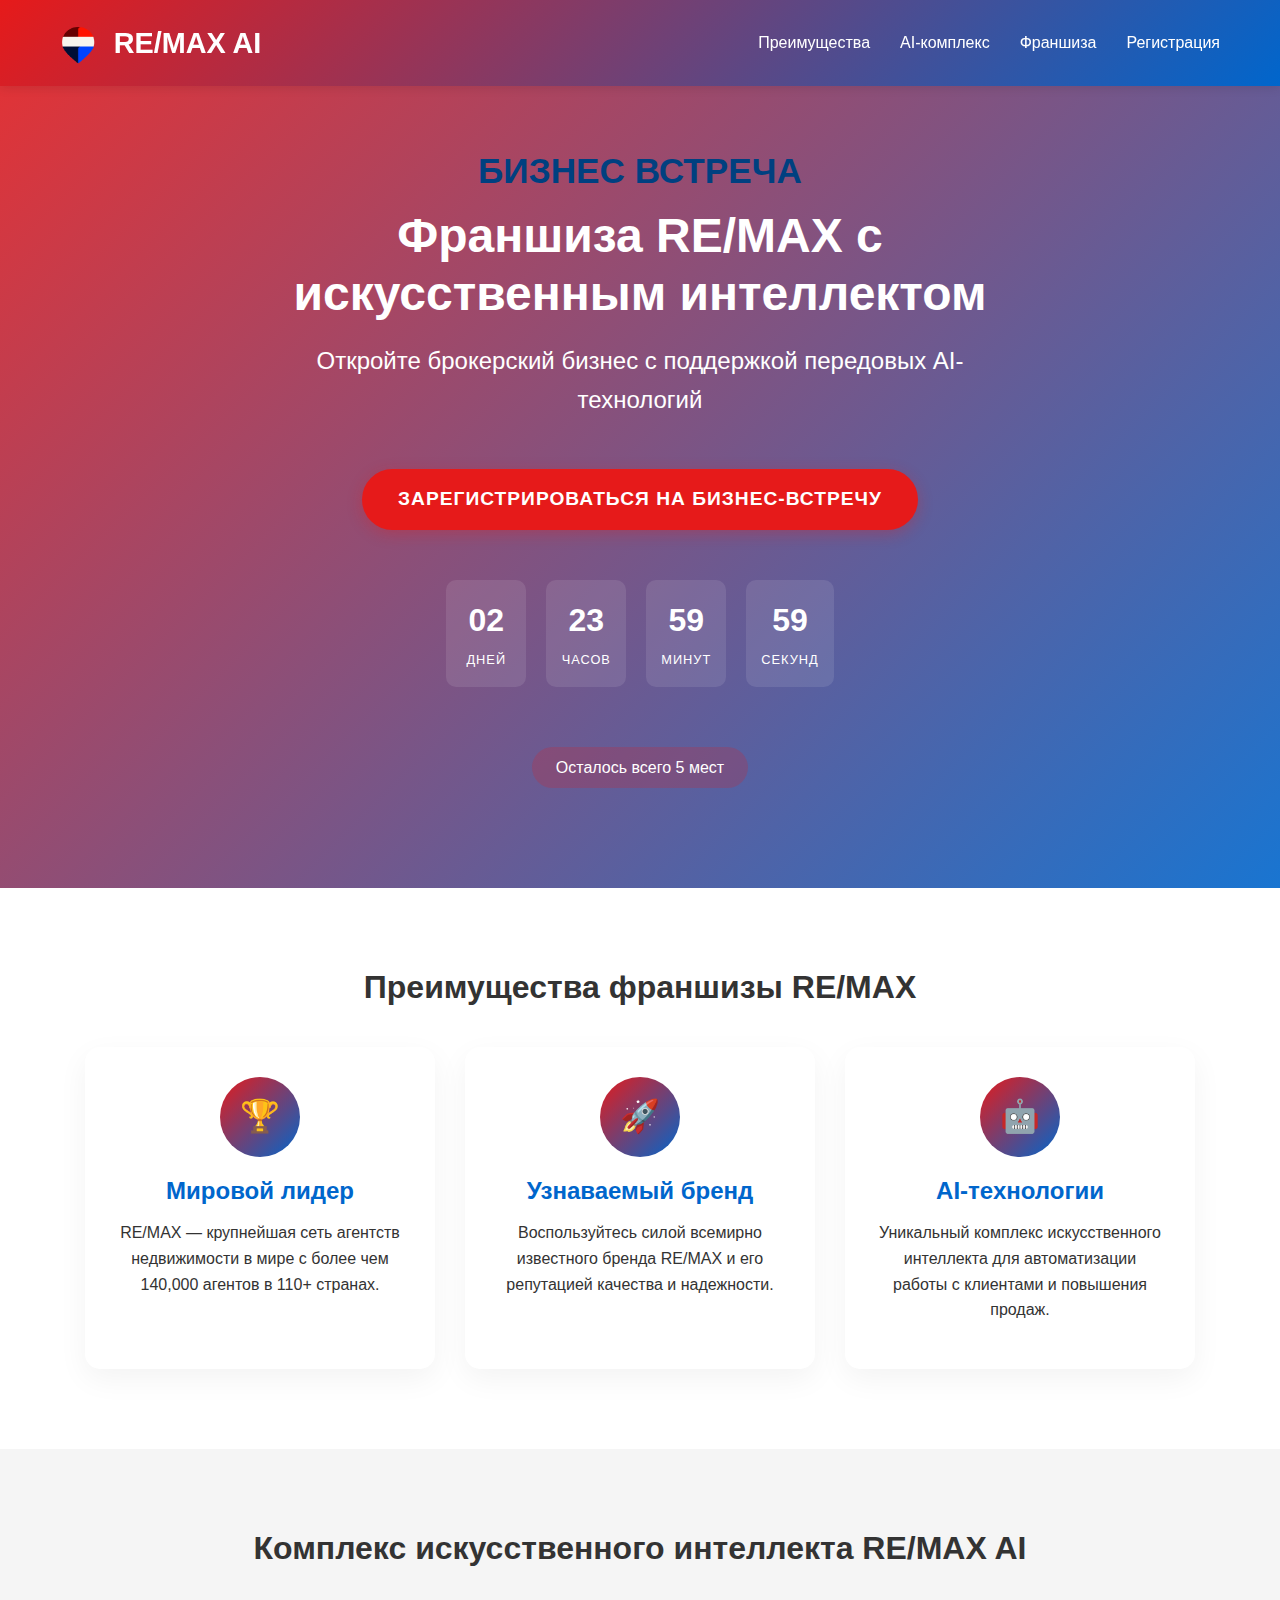
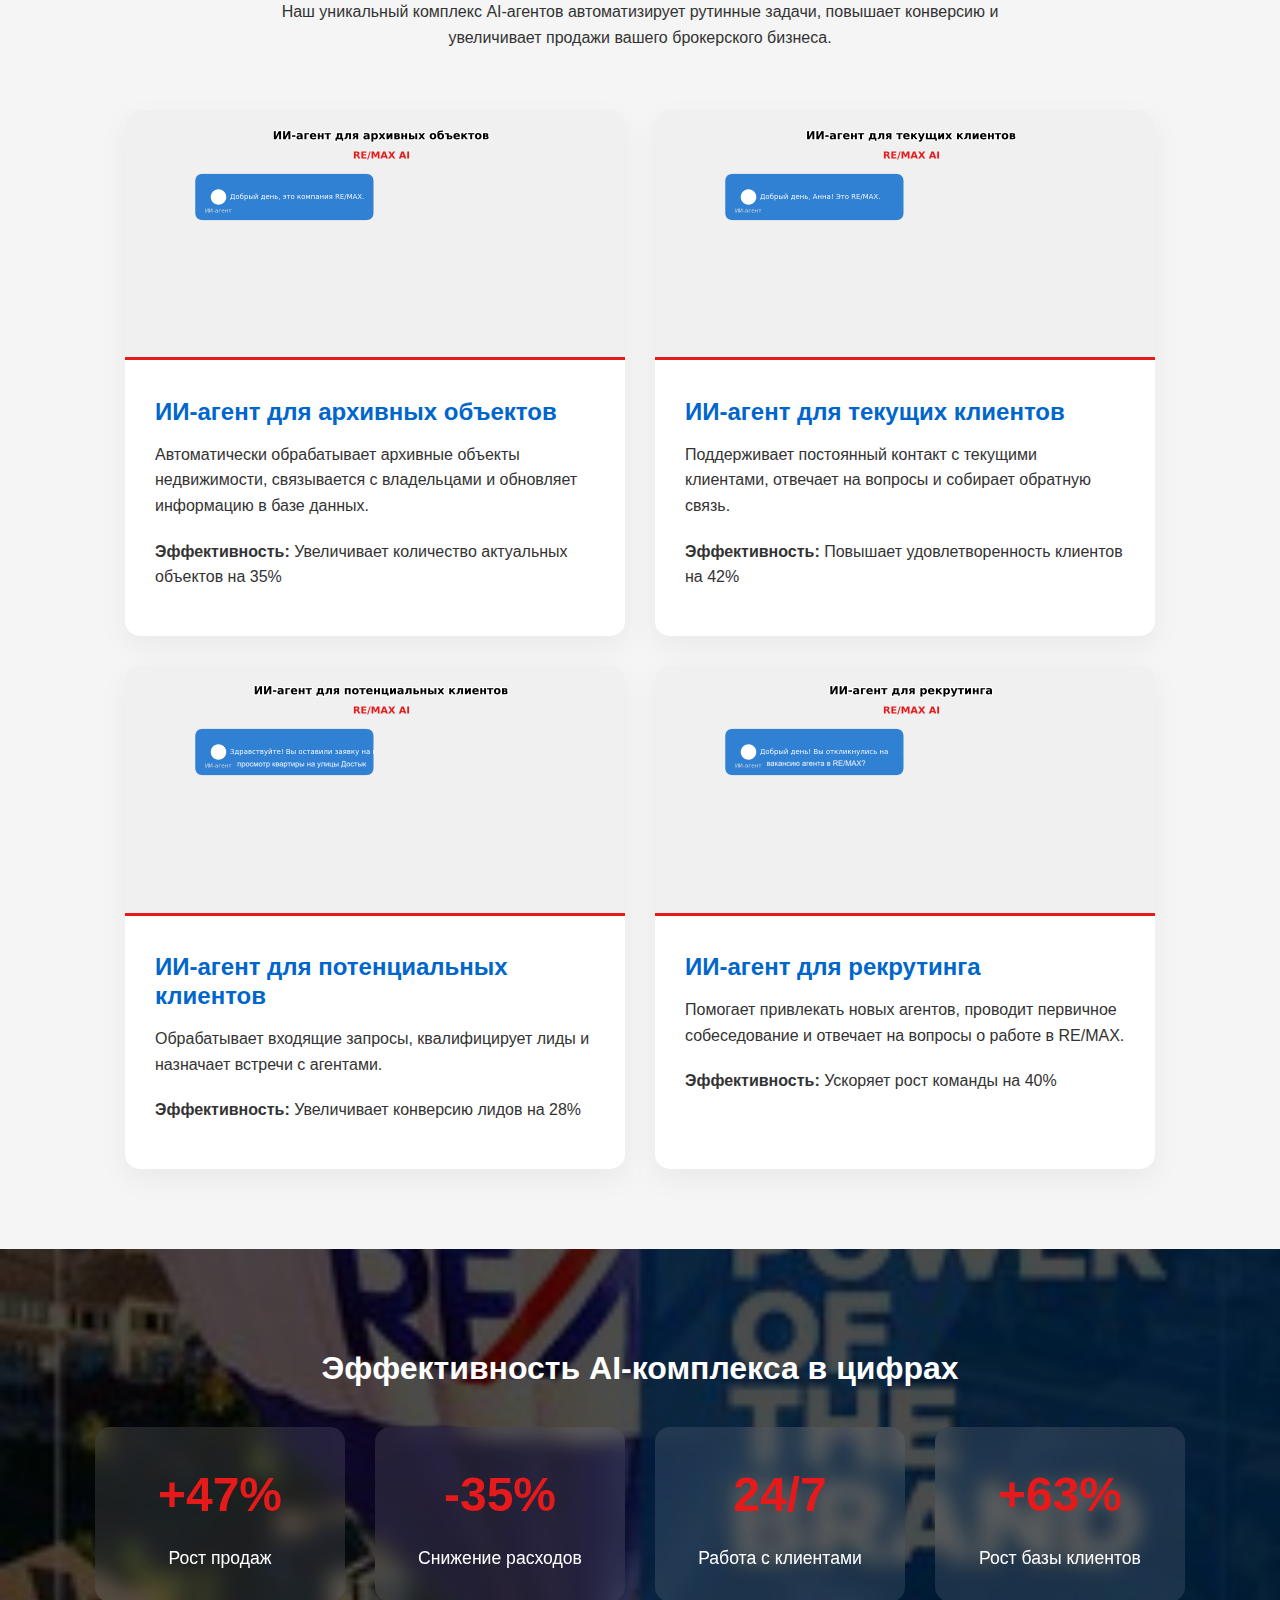
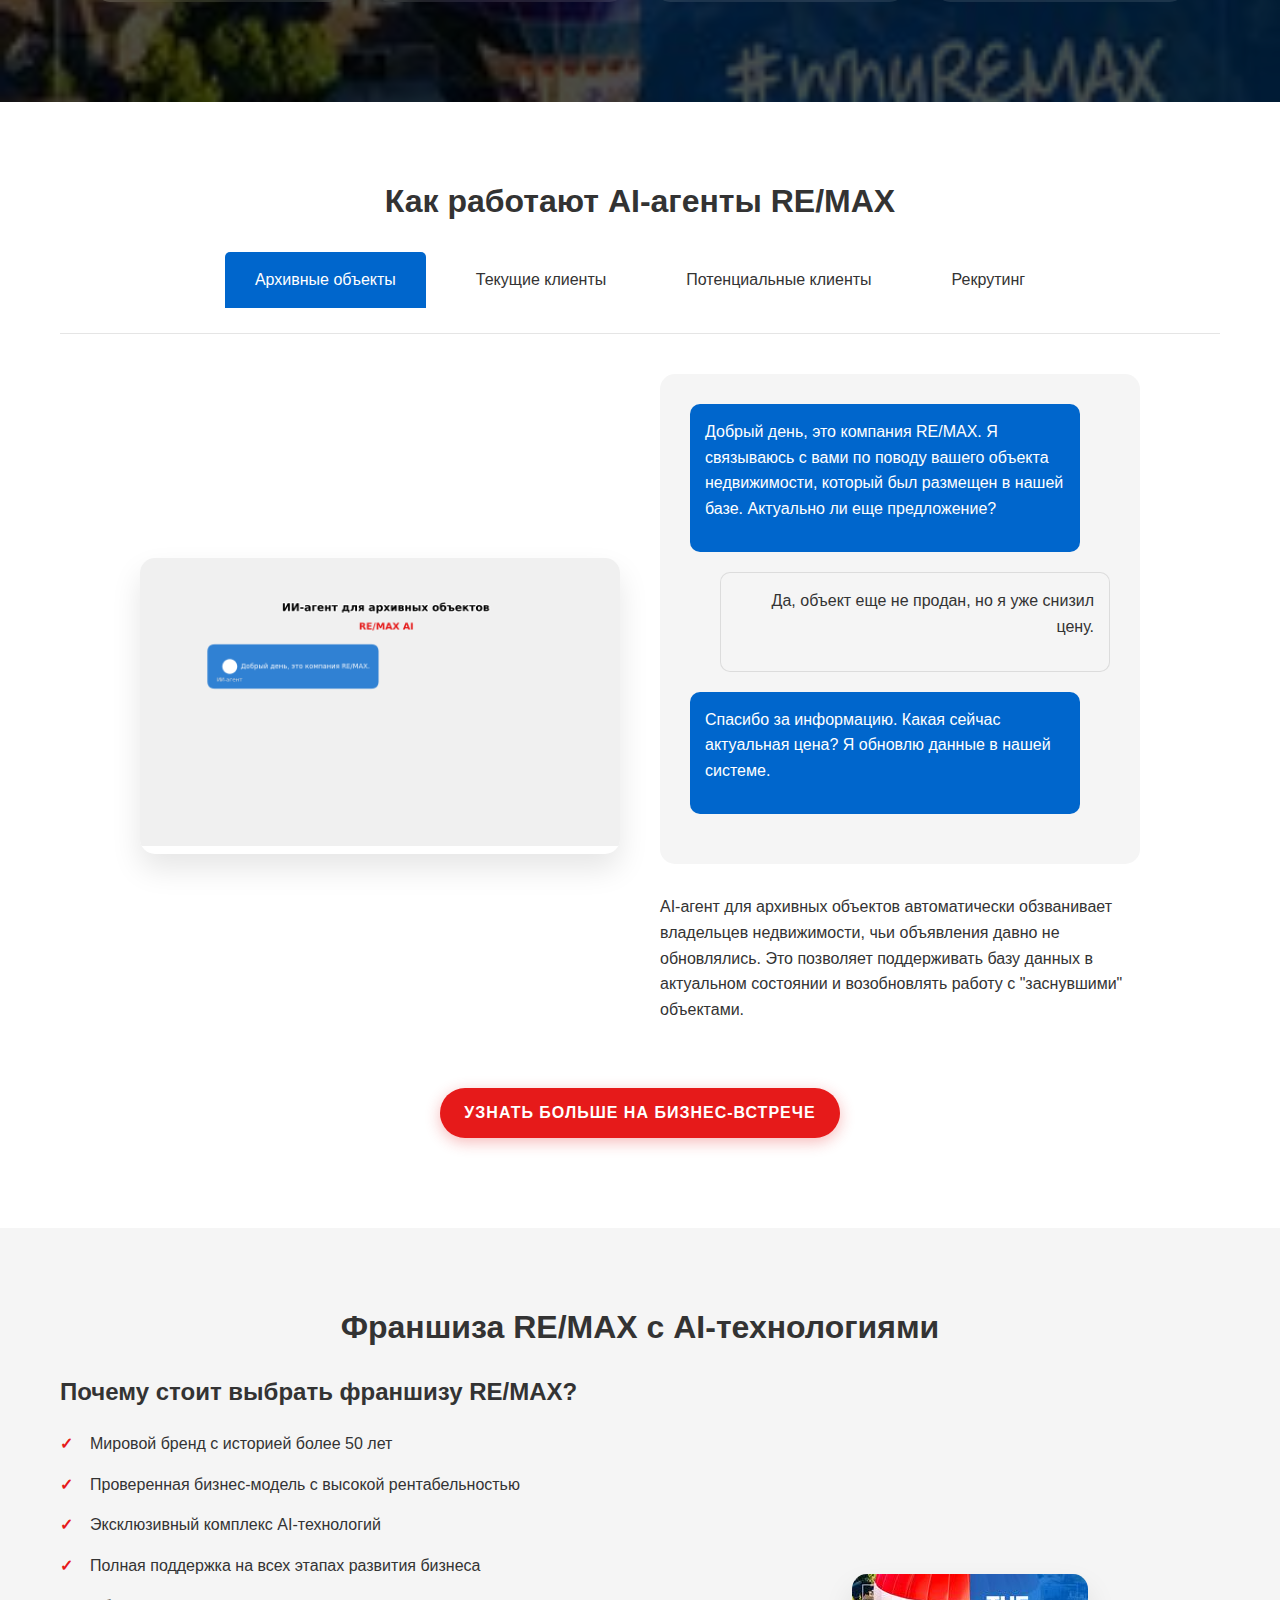
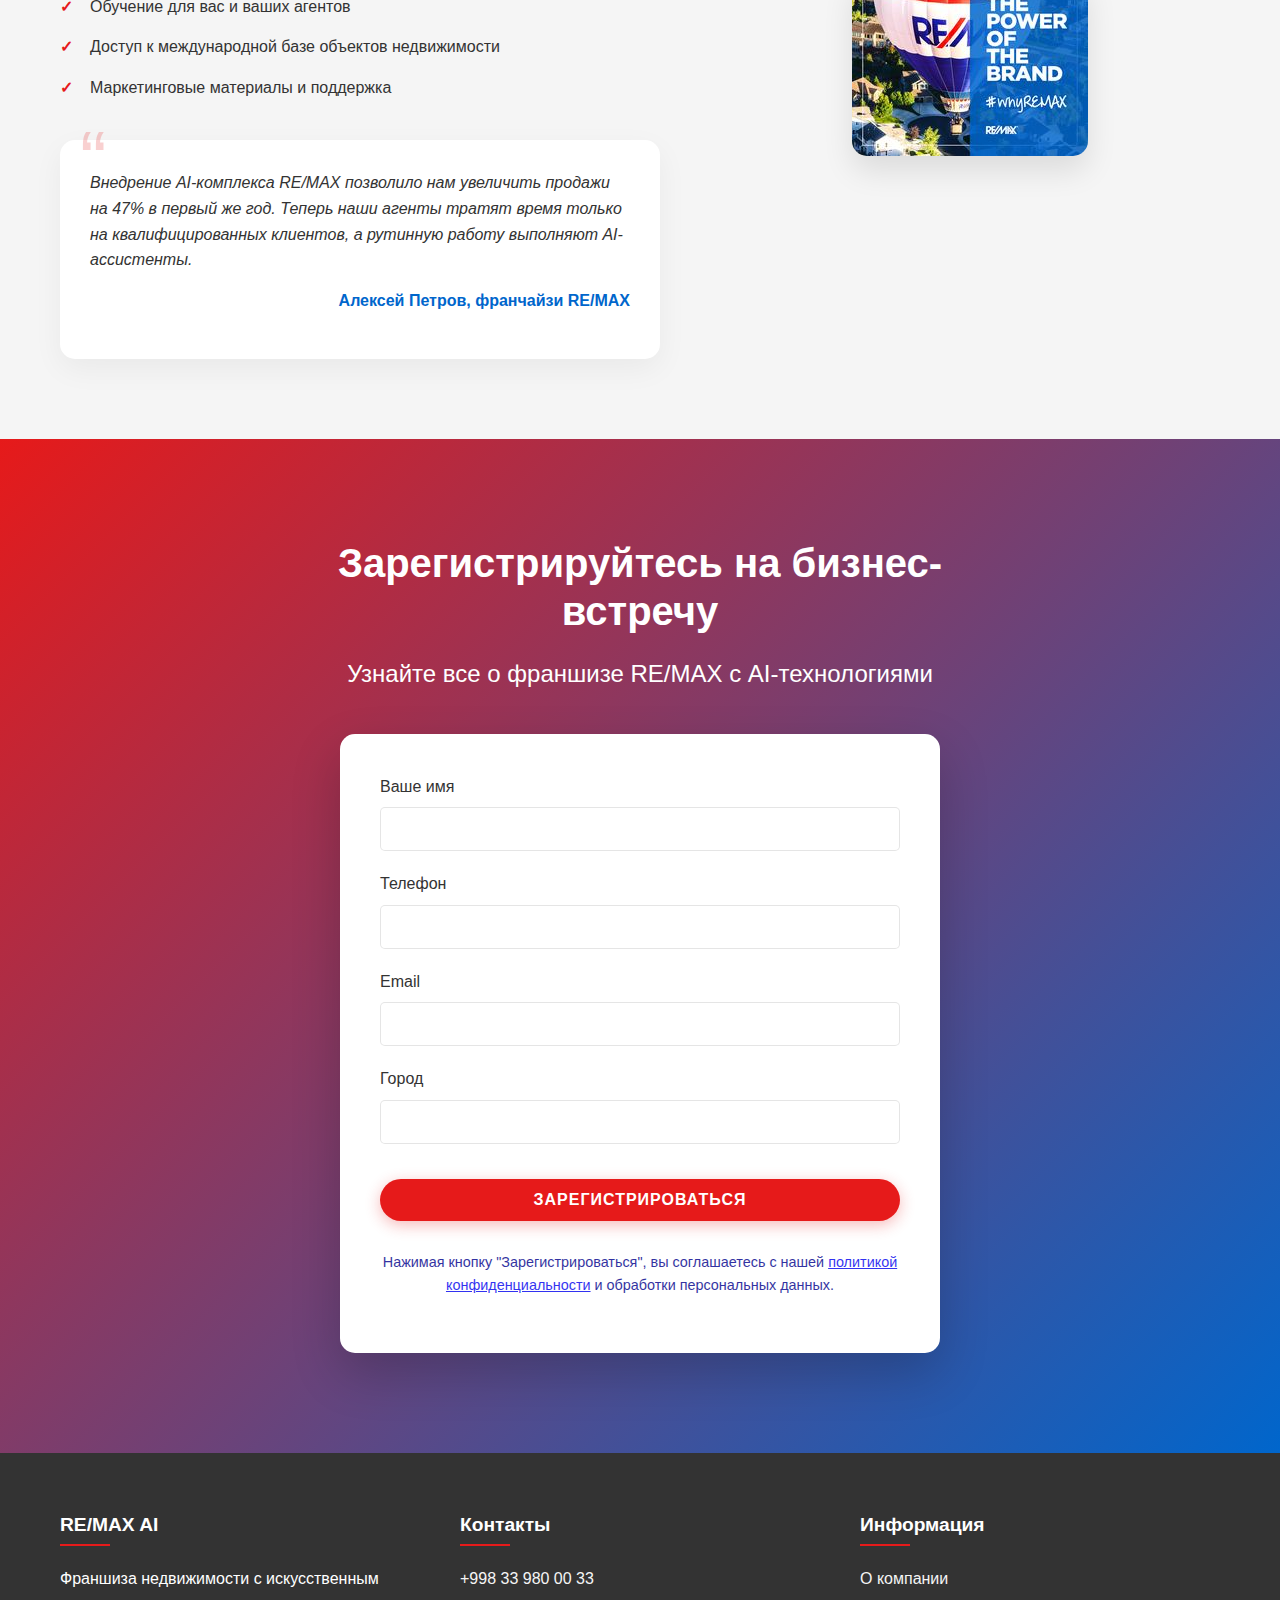
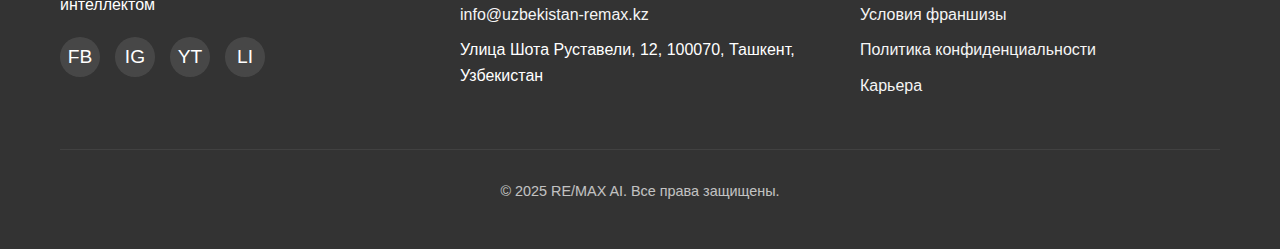
<file: business-meeting/index.html>
<!DOCTYPE html>
<html lang="ru">
<head>
    <meta charset="UTF-8">
    <meta name="viewport" content="width=device-width, initial-scale=1.0">
    <meta name="description" content="RE/MAX AI - Франшиза недвижимости с искусственным интеллектом. Откройте брокерский бизнес с поддержкой передовых AI-технологий.">
    <meta name="theme-color" content="#e61a1a">
    <title>RE/MAX AI - Франшиза с искусственным интеллектом</title>
    <style>
        /* Основные стили */
        :root {
            --remax-red: #e61a1a;
            --remax-blue: #0066cc;
            --remax-dark-blue: #004080;
            --white: #ffffff;
            --light-gray: #f5f5f5;
            --dark-gray: #333333;
            --transition-speed: 0.3s;
        }

        * {
            margin: 0;
            padding: 0;
            box-sizing: border-box;
        }

        body {
            font-family: 'Arial', sans-serif;
            line-height: 1.6;
            color: var(--dark-gray);
            overflow-x: hidden;
        }

        img {
            max-width: 100%;
            height: auto;
        }

        .container {
            width: 100%;
            max-width: 1200px;
            margin: 0 auto;
            padding: 0 20px;
        }

        /* Типографика */
        h1, h2, h3, h4, h5, h6 {
            font-weight: 700;
            line-height: 1.2;
            margin-bottom: 1rem;
        }

        h1 {
            font-size: 2.5rem;
        }

        h2 {
            font-size: 2rem;
            margin-bottom: 2rem;
            text-align: center;
        }

        h3 {
            font-size: 1.5rem;
            margin-bottom: 1.5rem;
        }

        p {
            margin-bottom: 1rem;
        }

        .text-center {
            text-align: center;
        }

        .text-red {
            color: var(--remax-red);
        }

        .text-blue {
            color: var(--remax-blue);
        }

        .text-white {
            color: var(--white);
        }

        /* Кнопки */
        .btn {
            display: inline-block;
            padding: 12px 24px;
            border-radius: 50px;
            text-decoration: none;
            font-weight: 700;
            text-transform: uppercase;
            letter-spacing: 1px;
            transition: all var(--transition-speed) ease;
            cursor: pointer;
            border: none;
            text-align: center;
            font-size: 1rem;
            margin: 10px 0;
        }

        .btn-primary {
            background: var(--remax-red);
            color: var(--white);
            box-shadow: 0 4px 15px rgba(230, 26, 26, 0.3);
        }

        .btn-primary:hover {
            background: #d41515;
            transform: translateY(-3px);
            box-shadow: 0 6px 20px rgba(230, 26, 26, 0.4);
        }

        .btn-secondary {
            background: var(--remax-blue);
            color: var(--white);
            box-shadow: 0 4px 15px rgba(0, 102, 204, 0.3);
        }

        .btn-secondary:hover {
            background: var(--remax-dark-blue);
            transform: translateY(-3px);
            box-shadow: 0 6px 20px rgba(0, 102, 204, 0.4);
        }

        .btn-large {
            padding: 15px 36px;
            font-size: 1.2rem;
        }

        /* Шапка */
        header {
            background: linear-gradient(135deg, var(--remax-red), var(--remax-blue));
            color: var(--white);
            padding: 20px 0;
            position: fixed;
            width: 100%;
            top: 0;
            z-index: 1000;
            box-shadow: 0 2px 10px rgba(0, 0, 0, 0.1);
        }

        .header-container {
            display: flex;
            justify-content: space-between;
            align-items: center;
        }

        .logo {
            font-size: 1.8rem;
            font-weight: 700;
            color: var(--white);
            text-decoration: none;
        }

        .nav-menu {
            display: flex;
            list-style: none;
        }

        .nav-item {
            margin-left: 30px;
        }

        .nav-link {
            color: var(--white);
            text-decoration: none;
            font-weight: 500;
            transition: color var(--transition-speed) ease;
        }

        .nav-link:hover {
            color: var(--light-gray);
        }

        /* Герой-секция */
        .hero {
            background: linear-gradient(135deg, rgba(230, 26, 26, 0.9), rgba(0, 102, 204, 0.9));
            color: var(--white);
            padding: 150px 0 100px;
            text-align: center;
        }

        .hero-content {
            max-width: 800px;
            margin: 0 auto;
        }

        .hero-title {
            font-size: 3rem;
            margin-bottom: 20px;
            line-height: 1.2;
        }

        .hero-subtitle {
            font-size: 1.5rem;
            margin-bottom: 40px;
            font-weight: 300;
        }

        .countdown {
            display: flex;
            justify-content: center;
            gap: 20px;
            margin: 40px 0;
            flex-wrap: wrap;
        }

        .countdown-item {
            background: rgba(255, 255, 255, 0.1);
            padding: 15px;
            border-radius: 10px;
            min-width: 80px;
            text-align: center;
        }

        .countdown-number {
            font-size: 2rem;
            font-weight: 700;
            display: block;
        }

        .countdown-label {
            font-size: 0.8rem;
            text-transform: uppercase;
            letter-spacing: 1px;
        }

        .seats-left {
            margin-top: 20px;
            font-weight: 500;
            background: rgba(230, 26, 26, 0.2);
            display: inline-block;
            padding: 8px 24px;
            border-radius: 50px;
        }

        /* Секция преимуществ */
        .benefits {
            padding: 80px 0;
            background-color: var(--white);
        }

        .benefits-grid {
            display: flex;
            flex-wrap: wrap;
            justify-content: center;
            gap: 30px;
            margin-top: 40px;
        }

        .benefit-card {
            background: var(--white);
            border-radius: 15px;
            padding: 30px;
            text-align: center;
            box-shadow: 0 10px 30px rgba(0, 0, 0, 0.05);
            transition: transform var(--transition-speed) ease, box-shadow var(--transition-speed) ease;
            width: 100%;
            max-width: 350px;
        }

        .benefit-card:hover {
            transform: translateY(-10px);
            box-shadow: 0 15px 40px rgba(0, 0, 0, 0.1);
        }

        .benefit-icon {
            width: 80px;
            height: 80px;
            margin: 0 auto 20px;
            display: flex;
            align-items: center;
            justify-content: center;
            background: linear-gradient(135deg, var(--remax-red), var(--remax-blue));
            border-radius: 50%;
            color: var(--white);
            font-size: 2rem;
        }

        .benefit-title {
            font-size: 1.5rem;
            margin-bottom: 15px;
            color: var(--remax-blue);
        }

        /* Секция AI-комплекса */
        .ai-suite {
            padding: 80px 0;
            background-color: var(--light-gray);
        }

        .ai-intro {
            max-width: 800px;
            margin: 0 auto 60px;
            text-align: center;
        }

        .ai-cards {
            display: flex;
            flex-wrap: wrap;
            justify-content: center;
            gap: 30px;
        }

        .ai-card {
            background: var(--white);
            border-radius: 15px;
            overflow: hidden;
            box-shadow: 0 10px 30px rgba(0, 0, 0, 0.05);
            transition: transform var(--transition-speed) ease, box-shadow var(--transition-speed) ease;
            width: 100%;
            max-width: 500px;
        }

        .ai-card:hover {
            transform: translateY(-10px);
            box-shadow: 0 20px 40px rgba(0, 0, 0, 0.1);
        }

        .ai-card-image {
            width: 100%;
            height: 250px;
            object-fit: cover;
            border-bottom: 3px solid var(--remax-red);
        }

        .ai-card-content {
            padding: 30px;
        }

        .ai-card-title {
            font-size: 1.5rem;
            margin-bottom: 15px;
            color: var(--remax-blue);
        }

        .ai-card-description {
            margin-bottom: 20px;
        }

        /* Секция статистики */
        .stats {
            padding: 100px 0;
            background: linear-gradient(rgba(0, 0, 0, 0.7), rgba(0, 0, 0, 0.7)), url('images/remax_balloon_reputation.jpeg');
            background-size: cover;
            background-position: center;
            color: var(--white);
            text-align: center;
        }

        .stats-grid {
            display: flex;
            flex-wrap: wrap;
            justify-content: center;
            gap: 30px;
            margin-top: 40px;
        }

        .stat-item {
            padding: 30px;
            background: rgba(255, 255, 255, 0.1);
            backdrop-filter: blur(10px);
            border-radius: 15px;
            width: 100%;
            max-width: 250px;
        }

        .stat-value {
            font-size: 3rem;
            font-weight: 700;
            margin-bottom: 10px;
            color: var(--remax-red);
        }

        .stat-label {
            font-size: 1.1rem;
        }

        /* Секция демонстрации */
        .demo {
            padding: 80px 0;
            background-color: var(--white);
        }

        .demo-tabs {
            display: flex;
            justify-content: center;
            margin-bottom: 40px;
            border-bottom: 1px solid rgba(0, 0, 0, 0.1);
            padding-bottom: 15px;
            flex-wrap: wrap;
        }

        .demo-tab {
            padding: 15px 30px;
            margin: 0 10px 10px;
            cursor: pointer;
            border-radius: 5px 5px 0 0;
            transition: all var(--transition-speed) ease;
            font-weight: 500;
        }

        .demo-tab.active {
            background: var(--remax-blue);
            color: var(--white);
        }

        .demo-content {
            display: flex;
            flex-wrap: wrap;
            align-items: center;
            justify-content: center;
            gap: 40px;
            max-width: 1000px;
            margin: 0 auto;
        }

        .demo-image {
            flex: 1;
            min-width: 300px;
            max-width: 500px;
            border-radius: 15px;
            overflow: hidden;
            box-shadow: 0 15px 30px rgba(0, 0, 0, 0.1);
        }

        .demo-text {
            flex: 1;
            min-width: 300px;
            max-width: 500px;
        }

        .demo-dialog {
            background: var(--light-gray);
            border-radius: 15px;
            padding: 30px;
            margin-bottom: 30px;
        }

        .dialog-message {
            margin-bottom: 20px;
            padding: 15px;
            border-radius: 10px;
            position: relative;
        }

        .dialog-message.ai {
            background: var(--remax-blue);
            color: var(--white);
            margin-right: 30px;
        }

        .dialog-message.user {
            background: var(--light-gray);
            border: 1px solid rgba(0, 0, 0, 0.1);
            margin-left: 30px;
            text-align: right;
        }

        .demo-cta {
            margin-top: 40px;
            text-align: center;
        }

        /* Секция франшизы */
        .franchise {
            padding: 80px 0;
            background-color: var(--light-gray);
        }

        .franchise-content {
            display: flex;
            flex-wrap: wrap;
            align-items: center;
            justify-content: center;
            gap: 60px;
        }

        .franchise-text {
            flex: 1;
            min-width: 300px;
            max-width: 600px;
        }

        .franchise-image {
            flex: 1;
            min-width: 300px;
            max-width: 500px;
            text-align: center;
        }

        .franchise-image img {
            border-radius: 15px;
            box-shadow: 0 15px 30px rgba(0, 0, 0, 0.1);
        }

        .franchise-features {
            list-style: none;
            margin-bottom: 30px;
        }

        .franchise-feature {
            margin-bottom: 15px;
            padding-left: 30px;
            position: relative;
        }

        .franchise-feature::before {
            content: "✓";
            position: absolute;
            left: 0;
            color: var(--remax-red);
            font-weight: 700;
        }

        .testimonial {
            background: var(--white);
            padding: 30px;
            border-radius: 15px;
            margin-top: 40px;
            position: relative;
            box-shadow: 0 10px 30px rgba(0, 0, 0, 0.05);
        }

        .testimonial::before {
            content: "\201C";
            position: absolute;
            top: -20px;
            left: 20px;
            font-size: 5rem;
            color: var(--remax-red);
            opacity: 0.2;
            line-height: 1;
        }

        .testimonial-text {
            font-style: italic;
            margin-bottom: 15px;
        }

        .testimonial-author {
            font-weight: 700;
            color: var(--remax-blue);
            text-align: right;
        }

        /* Секция призыва к действию */
        .cta-section {
            padding: 100px 0;
            background: linear-gradient(135deg, var(--remax-red), var(--remax-blue));
            color: var(--white);
            text-align: center;
        }

        .cta-content {
            max-width: 800px;
            margin: 0 auto;
        }

        .cta-title {
            font-size: 2.5rem;
            margin-bottom: 20px;
        }

        .cta-subtitle {
            font-size: 1.5rem;
            margin-bottom: 40px;
            font-weight: 300;
        }

        .registration-form {
            background: var(--white);
            padding: 40px;
            border-radius: 15px;
            max-width: 600px;
            margin: 0 auto;
            box-shadow: 0 20px 50px rgba(0, 0, 0, 0.2);
        }

        .form-group {
            margin-bottom: 20px;
            text-align: left;
        }

        .form-label {
            display: block;
            margin-bottom: 8px;
            font-weight: 500;
            color: var(--dark-gray);
        }

        .form-input {
            width: 100%;
            padding: 12px;
            border: 1px solid rgba(0, 0, 0, 0.1);
            border-radius: 5px;
            font-size: 1rem;
        }

        .form-input:focus {
            outline: none;
            border-color: var(--remax-blue);
        }

        .form-submit {
            width: 100%;
            margin-top: 15px;
        }

        .privacy-text {
            margin-top: 20px;
            font-size: 0.9rem;
            opacity: 0.8;
        }

        /* Подвал */
        footer {
            background-color: var(--dark-gray);
            color: var(--white);
            padding: 60px 0 30px;
        }

        .footer-content {
            display: flex;
            flex-wrap: wrap;
            justify-content: space-between;
            gap: 40px;
            margin-bottom: 40px;
        }

        .footer-column {
            flex: 1;
            min-width: 200px;
        }

        .footer-title {
            font-size: 1.2rem;
            margin-bottom: 20px;
            position: relative;
            padding-bottom: 10px;
        }

        .footer-title::after {
            content: '';
            position: absolute;
            bottom: 0;
            left: 0;
            width: 50px;
            height: 2px;
            background-color: var(--remax-red);
        }

        .footer-links {
            list-style: none;
        }

        .footer-link {
            margin-bottom: 10px;
        }

        .footer-link a {
            color: var(--light-gray);
            text-decoration: none;
            transition: color var(--transition-speed) ease;
        }

        .footer-link a:hover {
            color: var(--remax-red);
        }

        .social-links {
            display: flex;
            gap: 15px;
            margin-top: 20px;
        }

        .social-link {
            width: 40px;
            height: 40px;
            border-radius: 50%;
            background: rgba(255, 255, 255, 0.1);
            display: flex;
            align-items: center;
            justify-content: center;
            color: var(--white);
            text-decoration: none;
            transition: all var(--transition-speed) ease;
            font-size: 1.2rem;
        }

        .social-link:hover {
            background: var(--remax-red);
            transform: translateY(-3px);
        }

        .footer-bottom {
            padding-top: 30px;
            border-top: 1px solid rgba(255, 255, 255, 0.1);
            text-align: center;
            font-size: 0.9rem;
            opacity: 0.7;
        }

        /* Адаптивность */
        @media (max-width: 992px) {
            h1 {
                font-size: 2.2rem;
            }
            
            h2 {
                font-size: 1.8rem;
            }
            
            .hero {
                padding: 120px 0 80px;
            }
            
            .hero-title {
                font-size: 2.5rem;
            }
            
            .countdown {
                gap: 15px;
            }
            
            .countdown-item {
                min-width: 70px;
            }
            
            .countdown-number {
                font-size: 1.8rem;
            }
            
            .footer-content {
                gap: 30px;
            }
            
            .benefit-card, .ai-card {
                max-width: 300px;
            }
            
            .franchise-content {
                gap: 40px;
            }
        }

        @media (max-width: 768px) {
            .header-container {
                position: relative;
            }
            
            .nav-menu {
                display: none;
                position: absolute;
                top: 100%;
                left: 0;
                right: 0;
                background: linear-gradient(135deg, var(--remax-red), var(--remax-blue));
                flex-direction: column;
                padding: 20px;
                box-shadow: 0 5px 10px rgba(0, 0, 0, 0.2);
                z-index: 1000;
            }
            
            .nav-menu.active {
                display: flex;
            }
            
            .nav-item {
                margin: 10px 0;
                text-align: center;
            }
            
            .mobile-menu-toggle {
                display: block;
                background: none;
                border: none;
                color: white;
                font-size: 1.5rem;
                cursor: pointer;
            }
            
            .hero-title {
                font-size: 2rem;
            }
            
            .hero-subtitle {
                font-size: 1.2rem;
            }
            
            .stat-value {
                font-size: 2.5rem;
            }
            
            .demo-tabs {
                flex-wrap: wrap;
            }
            
            .demo-tab {
                margin-bottom: 10px;
                width: calc(50% - 20px);
                text-align: center;
            }
            
            .registration-form {
                padding: 30px;
            }
            
            .demo-content, .franchise-content {
                flex-direction: column;
                align-items: center;
            }
            
            .demo-image, .demo-text, .franchise-text, .franchise-image {
                max-width: 100%;
            }
            
            .footer-column {
                min-width: 45%;
            }
        }

        @media (max-width: 576px) {
            .container {
                padding: 0 15px;
            }
            
            h1 {
                font-size: 1.8rem;
            }
            
            h2 {
                font-size: 1.5rem;
            }
            
            .hero {
                padding: 100px 0 60px;
            }
            
            .hero-title {
                font-size: 1.8rem;
            }
            
            .btn-large {
                padding: 12px 24px;
                font-size: 1rem;
            }
            
            .countdown-item {
                min-width: 60px;
                padding: 10px;
            }
            
            .countdown-number {
                font-size: 1.5rem;
            }
            
            .benefit-card, .ai-card, .stat-item {
                max-width: 100%;
                width: 100%;
            }
            
            .demo-tab {
                width: 100%;
            }
            
            .footer-column {
                min-width: 100%;
            }
            
            .social-links {
                justify-content: center;
            }
        }
        
        /* Добавляем стили для мобильного меню */
        .mobile-menu-toggle {
            display: none;
        }
    </style>
</head>
<body>
    <!-- Шапка -->
    <header>
        <div class="container header-container">
            <a href="#" class="logo">
                <img src="images/remax_logo.png" alt="RE/MAX Logo" style="height: 40px; vertical-align: middle; margin-right: 10px;">
                RE/MAX AI
            </a>
            <button class="mobile-menu-toggle">☰</button>
            <ul class="nav-menu">
                <li class="nav-item"><a href="#benefits" class="nav-link">Преимущества</a></li>
                <li class="nav-item"><a href="#ai-suite" class="nav-link">AI-комплекс</a></li>
                <li class="nav-item"><a href="#franchise" class="nav-link">Франшиза</a></li>
                <li class="nav-item"><a href="#register" class="nav-link">Регистрация</a></li>
            </ul>
        </div>
    </header>

    <!-- Герой-секция -->
    <section class="hero">
        <div class="container hero-content">
            <h2 style="font-size: 2.2rem; color: var(--remax-dark-blue); margin-bottom: 15px;">БИЗНЕС ВСТРЕЧА</h2>
            <h1 class="hero-title">Франшиза RE/MAX с искусственным интеллектом</h1>
            <p class="hero-subtitle">Откройте брокерский бизнес с поддержкой передовых AI-технологий</p>
            <a href="#register" class="btn btn-primary btn-large">Зарегистрироваться на бизнес-встречу</a>
            
            <div class="countdown">
                <div class="countdown-item">
                    <span class="countdown-number">14</span>
                    <span class="countdown-label">Дней</span>
                </div>
                <div class="countdown-item">
                    <span class="countdown-number">08</span>
                    <span class="countdown-label">Часов</span>
                </div>
                <div class="countdown-item">
                    <span class="countdown-number">45</span>
                    <span class="countdown-label">Минут</span>
                </div>
                <div class="countdown-item">
                    <span class="countdown-number">30</span>
                    <span class="countdown-label">Секунд</span>
                </div>
            </div>
            
            <div class="seats-left">Осталось всего 5 мест</div>
        </div>
    </section>

    <!-- Секция преимуществ -->
    <section class="benefits" id="benefits">
        <div class="container">
            <h2>Преимущества франшизы RE/MAX</h2>
            <div class="benefits-grid">
                <div class="benefit-card">
                    <div class="benefit-icon">🏆</div>
                    <h3 class="benefit-title">Мировой лидер</h3>
                    <p>RE/MAX — крупнейшая сеть агентств недвижимости в мире с более чем 140,000 агентов в 110+ странах.</p>
                </div>
                <div class="benefit-card">
                    <div class="benefit-icon">🚀</div>
                    <h3 class="benefit-title">Узнаваемый бренд</h3>
                    <p>Воспользуйтесь силой всемирно известного бренда RE/MAX и его репутацией качества и надежности.</p>
                </div>
                <div class="benefit-card">
                    <div class="benefit-icon">🤖</div>
                    <h3 class="benefit-title">AI-технологии</h3>
                    <p>Уникальный комплекс искусственного интеллекта для автоматизации работы с клиентами и повышения продаж.</p>
                </div>
            </div>
        </div>
    </section>

    <!-- Секция AI-комплекса -->
    <section class="ai-suite" id="ai-suite">
        <div class="container">
            <div class="ai-intro">
                <h2>Комплекс искусственного интеллекта RE/MAX AI</h2>
                <p>Наш уникальный комплекс AI-агентов автоматизирует рутинные задачи, повышает конверсию и увеличивает продажи вашего брокерского бизнеса.</p>
            </div>
            
            <div class="ai-cards">
                <div class="ai-card">
                    <img src="images/ai_archive_conversation.gif" alt="AI-агент для архивных объектов" class="ai-card-image">
                    <div class="ai-card-content">
                        <h3 class="ai-card-title">ИИ-агент для архивных объектов</h3>
                        <p class="ai-card-description">Автоматически обрабатывает архивные объекты недвижимости, связывается с владельцами и обновляет информацию в базе данных.</p>
                        <p><strong>Эффективность:</strong> Увеличивает количество актуальных объектов на 35%</p>
                    </div>
                </div>
                
                <div class="ai-card">
                    <img src="images/ai_current_clients_conversation.gif" alt="AI-агент для текущих клиентов" class="ai-card-image">
                    <div class="ai-card-content">
                        <h3 class="ai-card-title">ИИ-агент для текущих клиентов</h3>
                        <p class="ai-card-description">Поддерживает постоянный контакт с текущими клиентами, отвечает на вопросы и собирает обратную связь.</p>
                        <p><strong>Эффективность:</strong> Повышает удовлетворенность клиентов на 42%</p>
                    </div>
                </div>
                
                <div class="ai-card">
                    <img src="images/ai_potential_clients_conversation.gif" alt="AI-агент для потенциальных клиентов" class="ai-card-image">
                    <div class="ai-card-content">
                        <h3 class="ai-card-title">ИИ-агент для потенциальных клиентов</h3>
                        <p class="ai-card-description">Обрабатывает входящие запросы, квалифицирует лиды и назначает встречи с агентами.</p>
                        <p><strong>Эффективность:</strong> Увеличивает конверсию лидов на 28%</p>
                    </div>
                </div>
                
                <div class="ai-card">
                    <img src="images/ai_recruiting_conversation.gif" alt="AI-агент для рекрутинга" class="ai-card-image">
                    <div class="ai-card-content">
                        <h3 class="ai-card-title">ИИ-агент для рекрутинга</h3>
                        <p class="ai-card-description">Помогает привлекать новых агентов, проводит первичное собеседование и отвечает на вопросы о работе в RE/MAX.</p>
                        <p><strong>Эффективность:</strong> Ускоряет рост команды на 40%</p>
                    </div>
                </div>
            </div>
        </div>
    </section>

    <!-- Секция статистики -->
    <section class="stats">
        <div class="container">
            <h2>Эффективность AI-комплекса в цифрах</h2>
            <div class="stats-grid">
                <div class="stat-item">
                    <div class="stat-value">+47%</div>
                    <div class="stat-label">Рост продаж</div>
                </div>
                <div class="stat-item">
                    <div class="stat-value">-35%</div>
                    <div class="stat-label">Снижение расходов</div>
                </div>
                <div class="stat-item">
                    <div class="stat-value">24/7</div>
                    <div class="stat-label">Работа с клиентами</div>
                </div>
                <div class="stat-item">
                    <div class="stat-value">+63%</div>
                    <div class="stat-label">Рост базы клиентов</div>
                </div>
            </div>
        </div>
    </section>

    <!-- Секция демонстрации -->
    <section class="demo" id="demo">
        <div class="container">
            <h2>Как работают AI-агенты RE/MAX</h2>
            <div class="demo-tabs">
                <div class="demo-tab active">Архивные объекты</div>
                <div class="demo-tab">Текущие клиенты</div>
                <div class="demo-tab">Потенциальные клиенты</div>
                <div class="demo-tab">Рекрутинг</div>
            </div>
            
            <div class="demo-content">
                <div class="demo-image">
                    <img src="images/ai_archive_conversation.gif" alt="AI-агент за работой">
                </div>
                <div class="demo-text">
                    <div class="demo-dialog">
                        <div class="dialog-message ai">
                            <p>Добрый день, это компания RE/MAX. Я связываюсь с вами по поводу вашего объекта недвижимости, который был размещен в нашей базе. Актуально ли еще предложение?</p>
                        </div>
                        <div class="dialog-message user">
                            <p>Да, объект еще не продан, но я уже снизил цену.</p>
                        </div>
                        <div class="dialog-message ai">
                            <p>Спасибо за информацию. Какая сейчас актуальная цена? Я обновлю данные в нашей системе.</p>
                        </div>
                    </div>
                    <p>AI-агент для архивных объектов автоматически обзванивает владельцев недвижимости, чьи объявления давно не обновлялись. Это позволяет поддерживать базу данных в актуальном состоянии и возобновлять работу с "заснувшими" объектами.</p>
                </div>
            </div>
            
            <div class="demo-cta">
                <a href="#register" class="btn btn-primary">Узнать больше на бизнес-встрече</a>
            </div>
        </div>
    </section>

    <!-- Секция франшизы -->
    <section class="franchise" id="franchise">
        <div class="container">
            <h2>Франшиза RE/MAX с AI-технологиями</h2>
            <div class="franchise-content">
                <div class="franchise-text">
                    <h3>Почему стоит выбрать франшизу RE/MAX?</h3>
                    <ul class="franchise-features">
                        <li class="franchise-feature">Мировой бренд с историей более 50 лет</li>
                        <li class="franchise-feature">Проверенная бизнес-модель с высокой рентабельностью</li>
                        <li class="franchise-feature">Эксклюзивный комплекс AI-технологий</li>
                        <li class="franchise-feature">Полная поддержка на всех этапах развития бизнеса</li>
                        <li class="franchise-feature">Обучение для вас и ваших агентов</li>
                        <li class="franchise-feature">Доступ к международной базе объектов недвижимости</li>
                        <li class="franchise-feature">Маркетинговые материалы и поддержка</li>
                    </ul>
                    
                    <div class="testimonial">
                        <p class="testimonial-text">Внедрение AI-комплекса RE/MAX позволило нам увеличить продажи на 47% в первый же год. Теперь наши агенты тратят время только на квалифицированных клиентов, а рутинную работу выполняют AI-ассистенты.</p>
                        <p class="testimonial-author">Алексей Петров, франчайзи RE/MAX</p>
                    </div>
                </div>
                
                <div class="franchise-image">
                    <img src="images/remax_balloon_reputation.jpeg" alt="Воздушный шар RE/MAX">
                </div>
            </div>
        </div>
    </section>

    <!-- Секция призыва к действию -->
    <section class="cta-section" id="register">
        <div class="container cta-content">
            <h2 class="cta-title">Зарегистрируйтесь на бизнес-встречу</h2>
            <p class="cta-subtitle">Узнайте все о франшизе RE/MAX с AI-технологиями</p>
            
            <div class="registration-form">
                <form action="https://formspree.io/f/xvgajpro" method="POST">
                    <div class="form-group">
                        <label for="name" class="form-label">Ваше имя</label>
                        <input type="text" id="name" name="name" class="form-input" required>
                    </div>
                    <div class="form-group">
                        <label for="phone" class="form-label">Телефон</label>
                        <input type="tel" id="phone" name="phone" class="form-input" required>
                    </div>
                    <div class="form-group">
                        <label for="email" class="form-label">Email</label>
                        <input type="email" id="email" name="email" class="form-input" required>
                    </div>
                    <div class="form-group">
                        <label for="city" class="form-label">Город</label>
                        <input type="text" id="city" name="city" class="form-input" required>
                    </div>
                    <button type="submit" class="btn btn-primary form-submit">Зарегистрироваться</button>
                </form>
             <p class="privacy-text" style="color: darkblue;">
                Нажимая кнопку "Зарегистрироваться", вы соглашаетесь с нашей 
                <a href="https://kazakhstan-remax.kz/Privacy">политикой конфиденциальности</a> и обработки персональных данных.
            </p>
            </div>
        </div>
    </section>

    <!-- Подвал -->
    <footer>
        <div class="container">
            <div class="footer-content">
                <div class="footer-column">
                    <h3 class="footer-title">RE/MAX AI</h3>
                    <p>Франшиза недвижимости с искусственным интеллектом</p>
                    <div class="social-links">
                        <a href="https://www.facebook.com/remaxkz/" class="social-link" target="_blank">FB</a>
                        <a href="https://www.instagram.com/remax.kazakhstan/" class="social-link" target="_blank">IG</a>
                        <a href="https://www.youtube.com/@REMAXKazakhstan" class="social-link" target="_blank">YT</a>
                        <a href="https://www.linkedin.com/company/remaxkazakhstan" class="social-link" target="_blank">LI</a>
                    </div>
                </div>
                
                <div class="footer-column">
                    <h3 class="footer-title">Контакты</h3>
                    <ul class="footer-links">
                        <li class="footer-link"><a href="tel:+998339800033">+998 33 980 00 33</a></li>
                        <li class="footer-link"><a href="mailto:info@uzbekistan-remax.kz">info@uzbekistan-remax.kz</a></li>
                        <li class="footer-link">Улица Шота Руставели, 12, 100070, Ташкент, Узбекистан</li>
                    </ul>
                </div>
                
                <div class="footer-column">
                    <h3 class="footer-title">Информация</h3>
                    <ul class="footer-links">
                        <li class="footer-link"><a href="https://kazakhstan-remax.kz">О компании</a></li>
                        <li class="footer-link"><a href="https://kazakhstan-remax.kz/Franchising">Условия франшизы</a></li>
                        <li class="footer-link"><a href="https://kazakhstan-remax.kz/Privacy">Политика конфиденциальности</a></li>
                        <li class="footer-link"><a href="https://academy.kazakhstan-remax.kz">Карьера</a></li>
                    </ul>
                </div>
            </div>
            
            <div class="footer-bottom">
                <p>&copy; 2025 RE/MAX AI. Все права защищены.</p>
            </div>
        </div>
    </footer>

    <script>
        // Простой скрипт для демонстрации работы табов
        document.addEventListener('DOMContentLoaded', function() {
            // Мобильное меню
            const mobileMenuToggle = document.querySelector('.mobile-menu-toggle');
            const navMenu = document.querySelector('.nav-menu');
            
            if (mobileMenuToggle) {
                mobileMenuToggle.addEventListener('click', function() {
                    navMenu.classList.toggle('active');
                });
                
                // Закрываем меню при клике на пункт меню
                document.querySelectorAll('.nav-link').forEach(link => {
                    link.addEventListener('click', function() {
                        navMenu.classList.remove('active');
                    });
                });
                
                // Закрываем меню при клике вне меню
                document.addEventListener('click', function(event) {
                    if (!event.target.closest('.nav-menu') && !event.target.closest('.mobile-menu-toggle')) {
                        navMenu.classList.remove('active');
                    }
                });
            }
            
            const tabs = document.querySelectorAll('.demo-tab');
            const demoImage = document.querySelector('.demo-image img');
            const demoDialog = document.querySelector('.demo-dialog');
            const demoText = document.querySelector('.demo-text p:last-child');
            
            const demoContent = [
                {
                    image: 'images/ai_archive_conversation.gif',
                    dialog: `
                        <div class="dialog-message ai">
                            <p>Добрый день, это компания RE/MAX. Я связываюсь с вами по поводу вашего объекта недвижимости, который был размещен в нашей базе. Актуально ли еще предложение?</p>
                        </div>
                        <div class="dialog-message user">
                            <p>Да, объект еще не продан, но я уже снизил цену.</p>
                        </div>
                        <div class="dialog-message ai">
                            <p>Спасибо за информацию. Какая сейчас актуальная цена? Я обновлю данные в нашей системе.</p>
                        </div>
                    `,
                    text: 'AI-агент для архивных объектов автоматически обзванивает владельцев недвижимости, чьи объявления давно не обновлялись. Это позволяет поддерживать базу данных в актуальном состоянии и возобновлять работу с "заснувшими" объектами.'
                },
                {
                    image: 'images/ai_current_clients_conversation.gif',
                    dialog: `
                        <div class="dialog-message ai">
                            <p>Добрый день, Анна! Это RE/MAX. Как вам понравился просмотр квартиры на Ленинском проспекте вчера?</p>
                        </div>
                        <div class="dialog-message user">
                            <p>Квартира хорошая, но немного дороговато для меня.</p>
                        </div>
                        <div class="dialog-message ai">
                            <p>Спасибо за отзыв! У нас появилось несколько новых объектов в этом районе с более низкой ценой. Хотели бы вы, чтобы наш агент связался с вами для обсуждения этих вариантов?</p>
                        </div>
                    `,
                    text: 'AI-агент для текущих клиентов поддерживает постоянный контакт, собирает обратную связь и помогает агентам быстрее реагировать на потребности клиентов. Это значительно повышает уровень сервиса и лояльность клиентов.'
                },
                {
                    image: 'images/ai_potential_clients_conversation.gif',
                    dialog: `
                        <div class="dialog-message ai">
                            <p>Здравствуйте! Вы оставили заявку на просмотр квартиры на улице Достык. Подскажите, какие параметры жилья для вас наиболее важны?</p>
                        </div>
                        <div class="dialog-message user">
                            <p>Мне нужна 2-комнатная квартира с хорошим ремонтом, желательно рядом с метро.</p>
                        </div>
                        <div class="dialog-message ai">
                            <p>Спасибо за информацию! У нас есть несколько подходящих вариантов. В какое время вам удобно организовать просмотр?</p>
                        </div>
                    `,
                    text: 'AI-агент для потенциальных клиентов обрабатывает входящие запросы, собирает информацию о потребностях клиента и квалифицирует лиды. Это позволяет агентам работать только с готовыми к сделке клиентами, значительно повышая эффективность.'
                },
                {
                    image: 'images/ai_recruiting_conversation.gif',
                    dialog: `
                        <div class="dialog-message ai">
                            <p>Добрый день! Вы откликнулись на вакансию агента в RE/MAX? Расскажите, пожалуйста, о вашем опыте работы в сфере недвижимости.</p>
                        </div>
                        <div class="dialog-message user">
                            <p>У меня 3 года опыта работы риелтором в другом агентстве. Интересуюсь возможностями в RE/MAX.</p>
                        </div>
                        <div class="dialog-message ai">
                            <p>Отлично! RE/MAX предлагает уникальные условия для опытных агентов. Когда вам будет удобно провести онлайн-собеседование с нашим руководителем отдела рекрутинга?</p>
                        </div>
                    `,
                    text: 'AI-агент для рекрутинга помогает привлекать новых агентов, проводит первичное собеседование и отвечает на вопросы о работе в RE/MAX. Это позволяет быстрее наращивать команду и выбирать лучших кандидатов.'
                }
            ];
            
            if (tabs.length > 0 && demoImage && demoDialog && demoText) {
                tabs.forEach((tab, index) => {
                    tab.addEventListener('click', function() {
                        // Удаляем активный класс у всех табов
                        tabs.forEach(t => t.classList.remove('active'));
                        // Добавляем активный класс текущему табу
                        this.classList.add('active');
                        
                        // Обновляем контент
                        demoImage.src = demoContent[index].image;
                        demoDialog.innerHTML = demoContent[index].dialog;
                        demoText.textContent = demoContent[index].text;
                    });
                });
            }
            
            // Простой обратный отсчет
         
            const days = document.querySelector('.countdown-item:nth-child(1) .countdown-number');
            const hours = document.querySelector('.countdown-item:nth-child(2) .countdown-number');
            const minutes = document.querySelector('.countdown-item:nth-child(3) .countdown-number');
            const seconds = document.querySelector('.countdown-item:nth-child(4) .countdown-number');

            // ✅ Set initial countdown values ONLY ONCE
            let d = 3;
            let h = 0;
            let m = 0;
            let s = 0;

            // Set initial values in DOM
            days.textContent = d.toString().padStart(2, '0');
            hours.textContent = h.toString().padStart(2, '0');
            minutes.textContent = m.toString().padStart(2, '0');
            seconds.textContent = s.toString().padStart(2, '0');

            function updateCountdown() {
                s--;

                if (s < 0) {
                    s = 59;
                    m--;

                    if (m < 0) {
                        m = 59;
                        h--;

                        if (h < 0) {
                            h = 23;
                            d--;

                            if (d < 0) {
                                d = h = m = s = 0;
                            }
                        }
                    }
                }

                days.textContent = d.toString().padStart(2, '0');
                hours.textContent = h.toString().padStart(2, '0');
                minutes.textContent = m.toString().padStart(2, '0');
                seconds.textContent = s.toString().padStart(2, '0');

                setTimeout(updateCountdown, 1000);
            }       
            updateCountdown();
            
            // Плавная прокрутка к якорям
            document.querySelectorAll('a[href^="#"]').forEach(anchor => {
                anchor.addEventListener('click', function (e) {
                    e.preventDefault();
                    
                    const targetElement = document.querySelector(this.getAttribute('href'));
                    if (targetElement) {
                        targetElement.scrollIntoView({
                            behavior: 'smooth'
                        });
                    }
                });
            });
        });
    </script>
</body>
</html>
</file>
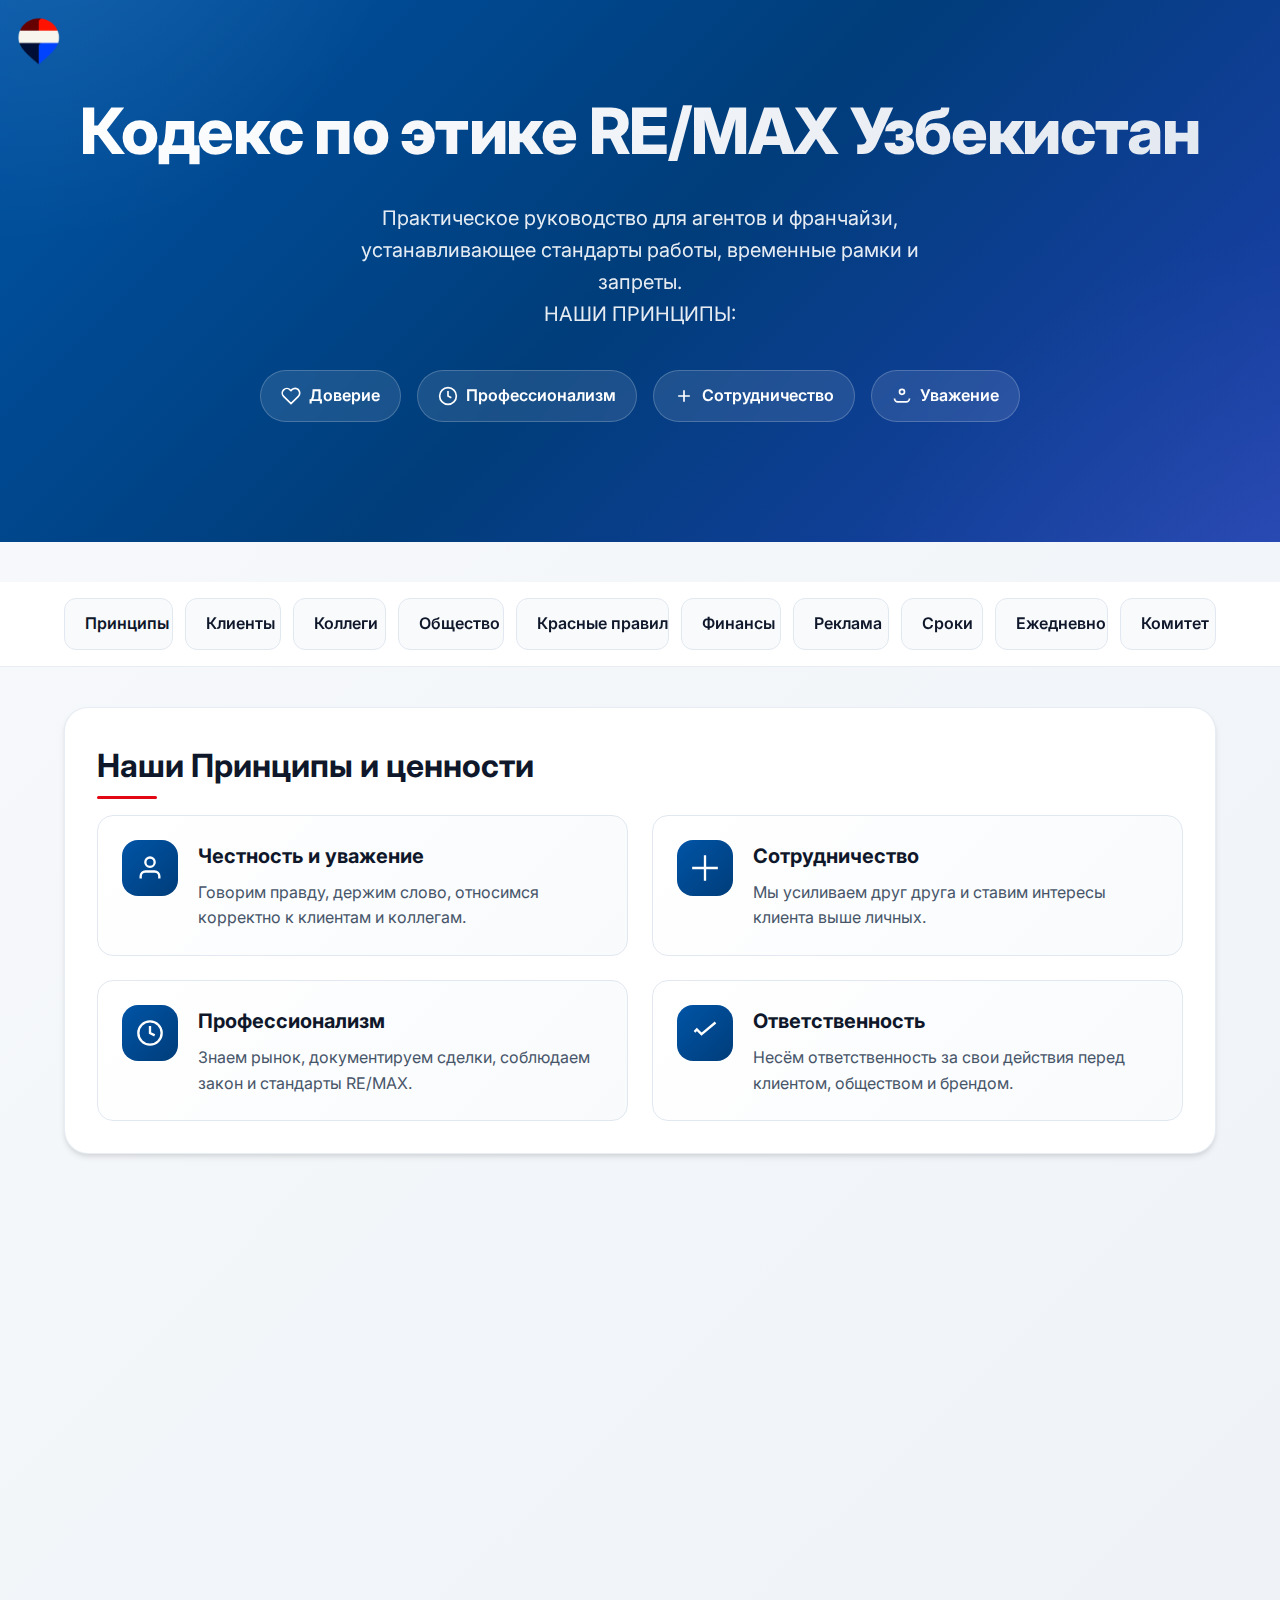
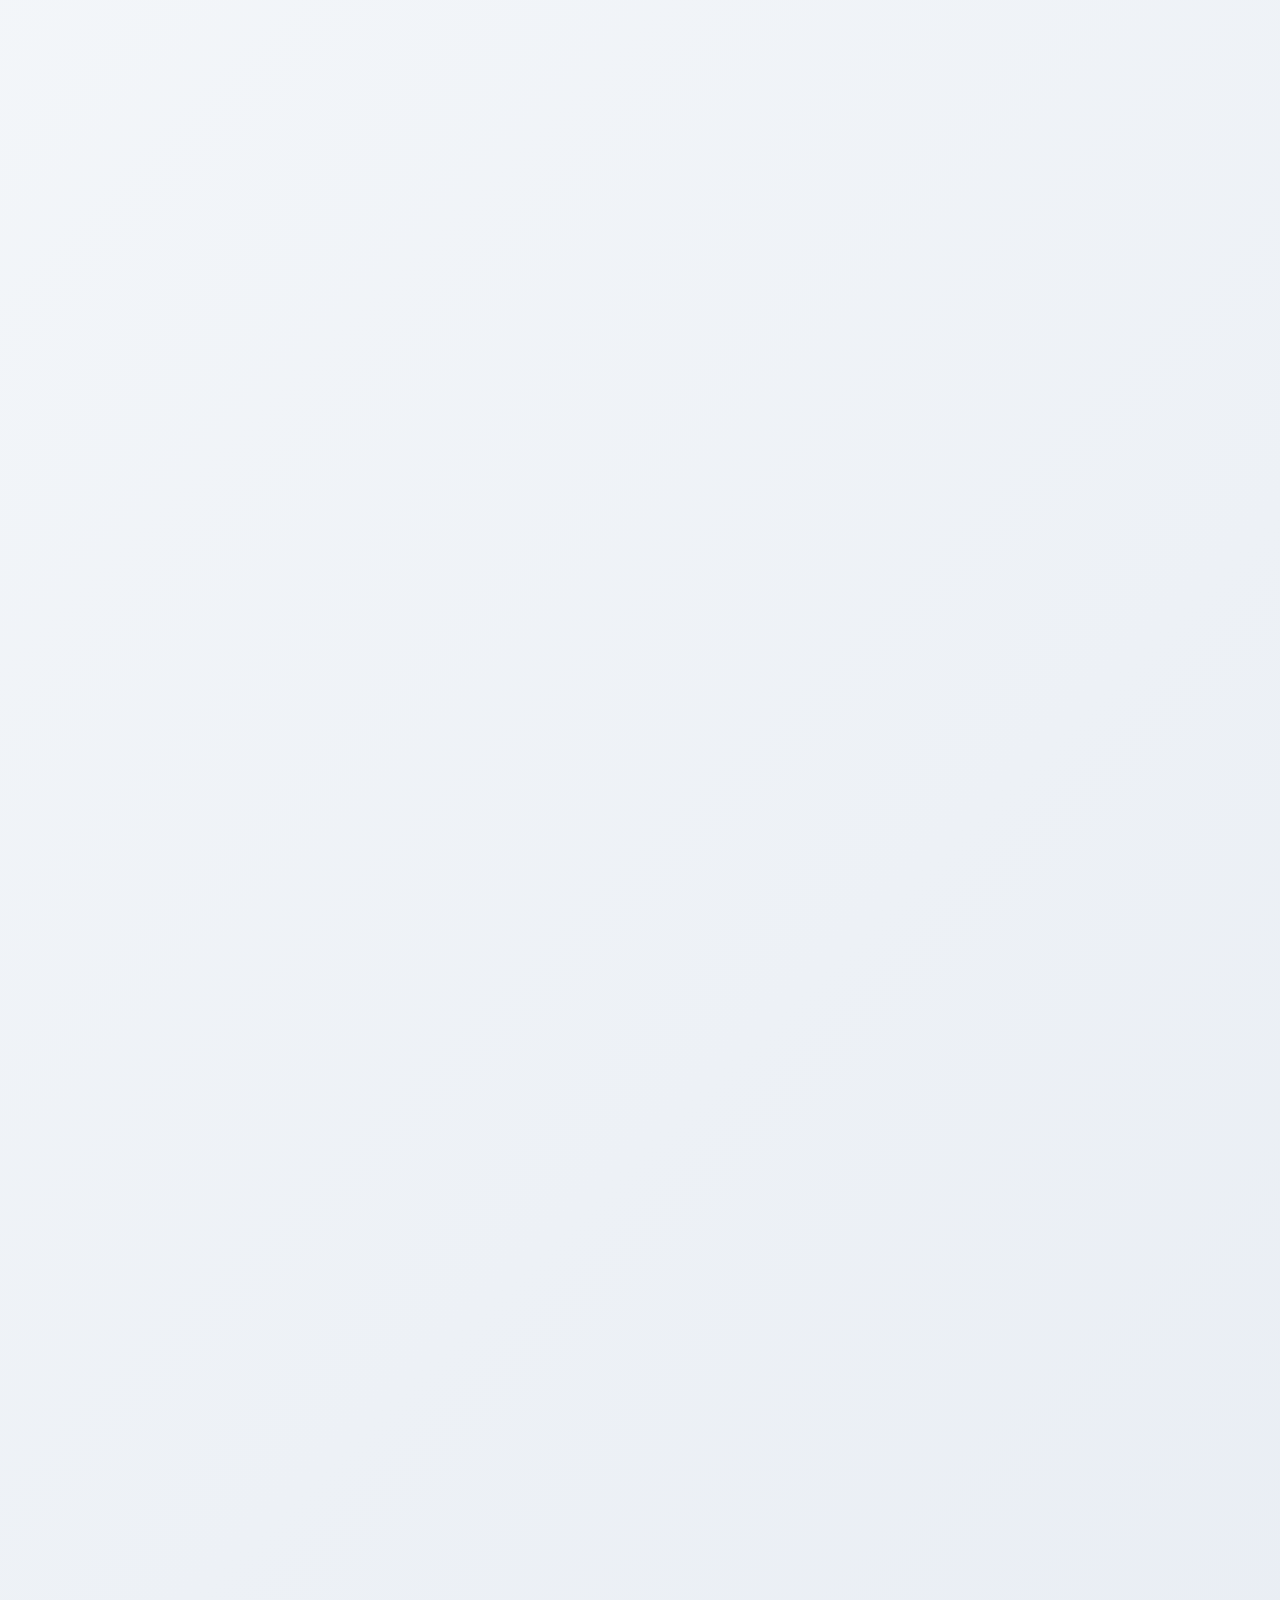
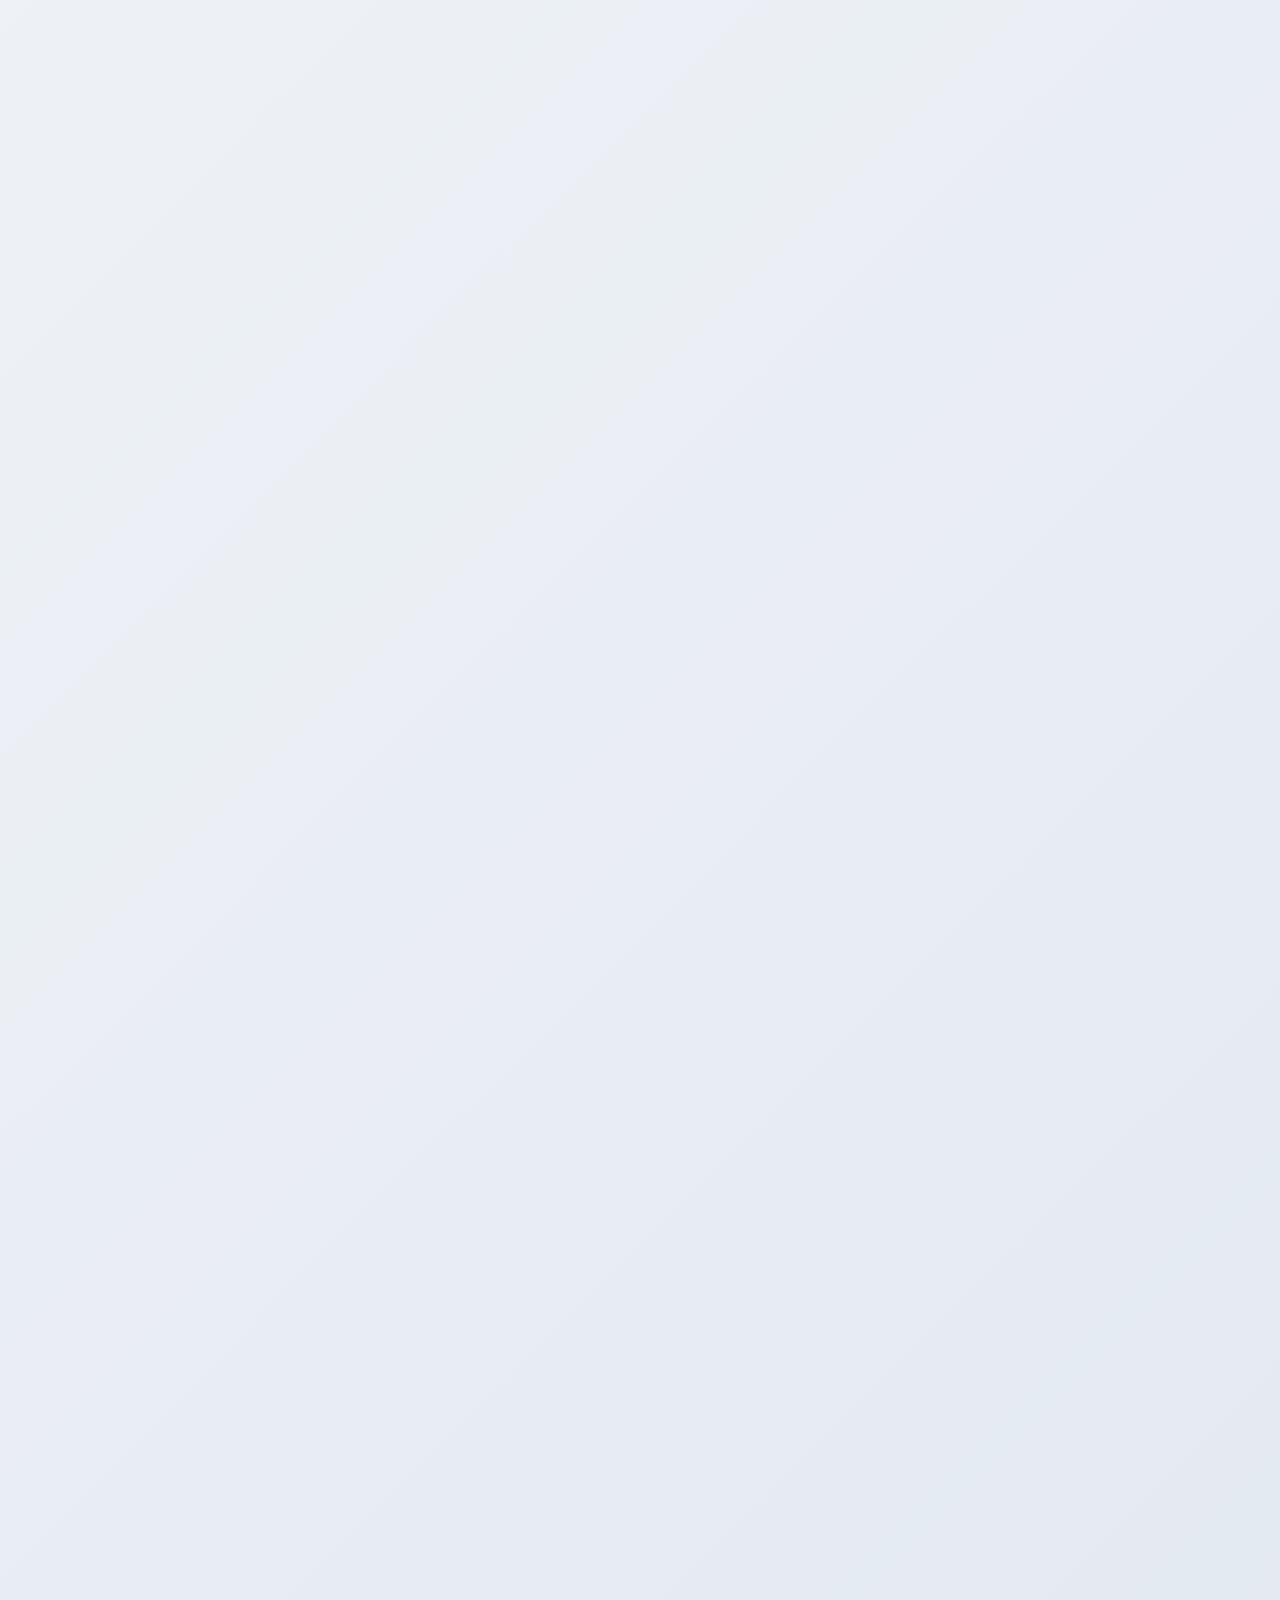
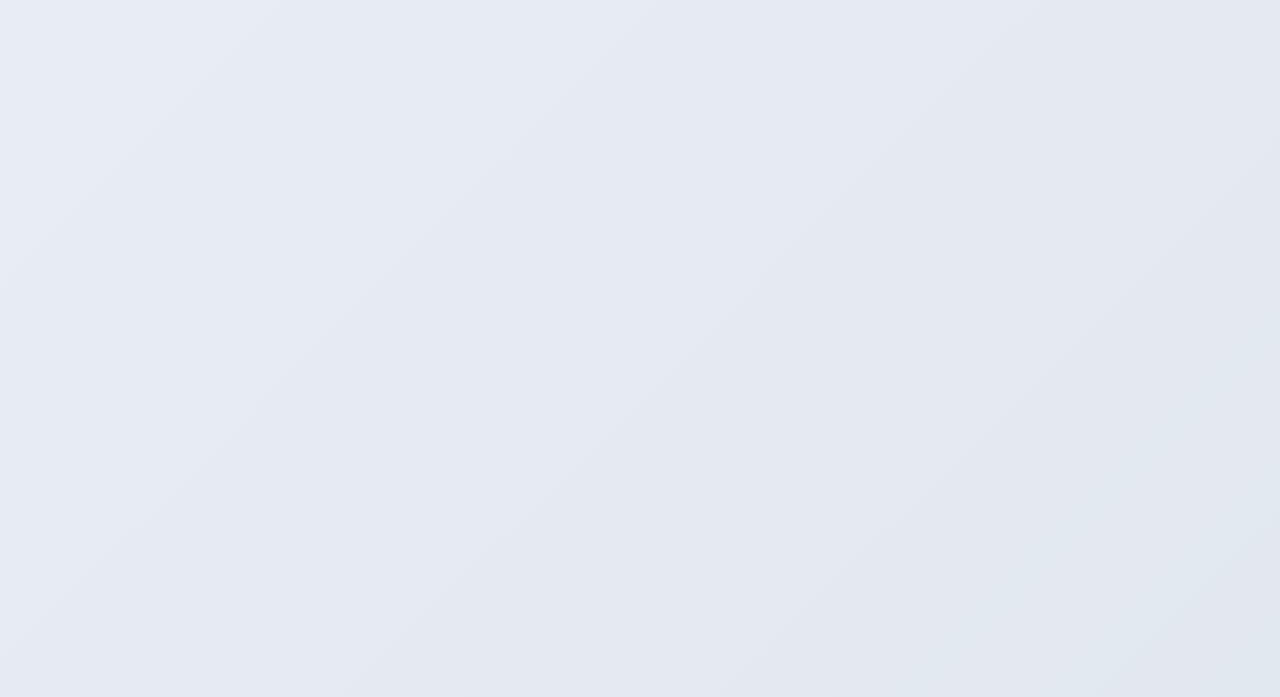
<file: ethics/index.html>
<!DOCTYPE html>
<html lang="ru">
<head>
    <meta charset="utf-8" />
    <meta name="viewport" content="width=device-width, initial-scale=1" />
    <title>RE/MAX Узбекистан — Кодекс по этике</title>
    <meta name="description" content="Практическое руководство для агентов и франчайзи, устанавливающее стандарты работы, временные рамки и запреты. НАШИ ПРИНЦИПЫ:" />
    <link href="https://fonts.googleapis.com/css2?family=Inter:wght@300;400;500;600;700;800&display=swap" rel="stylesheet">
    <style>
        :root {
            --remax-red: #e30613;
            --remax-blue: #0054a6;
            --remax-dark-blue: #003d7a;
            --ink: #0f172a;
            --muted: #475569;
            --bg: #ffffff;
            --bg-alt: #f8fafc;
            --bg-gradient: linear-gradient(135deg, #f8fafc 0%, #e2e8f0 100%);
            --card: #ffffff;
            --shadow: 0 4px 6px -1px rgba(0, 0, 0, 0.1), 0 2px 4px -1px rgba(0, 0, 0, 0.06);
            --shadow-lg: 0 20px 25px -5px rgba(0, 0, 0, 0.1), 0 10px 10px -5px rgba(0, 0, 0, 0.04);
            --shadow-xl: 0 25px 50px -12px rgba(0, 0, 0, 0.25);
            --radius: 16px;
            --radius-lg: 24px;
            --transition: all 0.3s cubic-bezier(0.4, 0, 0.2, 1);
        }

        * {
            box-sizing: border-box;
        }

        html {
            scroll-behavior: smooth;
        }

        body {
            margin: 0;
            padding: 0;
            background: var(--bg-gradient);
            color: var(--ink);
            font-family: 'Inter', system-ui, -apple-system, 'Segoe UI', Roboto, Ubuntu, 'Helvetica Neue', Arial, sans-serif;
            line-height: 1.6;
            font-size: 16px;
        }

        .container {
            max-width: 1200px;
            margin: 0 auto;
            padding: 0 24px;
        }

        /* Enhanced Hero Section */
        .hero {
            position: relative;
            background: linear-gradient(135deg, var(--remax-blue) 0%, var(--remax-dark-blue) 50%, #1e40af 100%);
            color: white;
            padding: 80px 0 120px;
            margin-bottom: 40px;
            overflow: hidden;
        }

        .hero::before {
            content: '';
            position: absolute;
            top: 0;
            left: 0;
            right: 0;
            bottom: 0;
            background: url('data:image/svg+xml;utf8,<svg xmlns="http://www.w3.org/2000/svg" viewBox="0 0 1000 1000"><defs><radialGradient id="g1" cx="20%" cy="30%"><stop offset="0%" stop-color="white" stop-opacity="0.1"/><stop offset="100%" stop-color="white" stop-opacity="0"/></radialGradient><radialGradient id="g2" cx="80%" cy="70%"><stop offset="0%" stop-color="white" stop-opacity="0.08"/><stop offset="100%" stop-color="white" stop-opacity="0"/></radialGradient></defs><circle cx="200" cy="300" r="300" fill="url(%23g1)"/><circle cx="800" cy="700" r="400" fill="url(%23g2)"/></svg>') center/cover;
            pointer-events: none;
        }

        .hero-content {
            position: relative;
            z-index: 2;
            text-align: center;
            animation: fadeInUp 1s ease-out;
        }

        .hero h1 {
            font-size: clamp(2.5rem, 5vw, 4rem);
            font-weight: 800;
            margin: 0 0 20px;
            letter-spacing: -0.02em;
            background: linear-gradient(135deg, #ffffff 0%, #e2e8f0 100%);
            -webkit-background-clip: text;
            -webkit-text-fill-color: transparent;
            background-clip: text;
        }

        .hero p {
            font-size: 1.25rem;
            margin: 0 0 40px;
            opacity: 0.9;
            max-width: 600px;
            margin-left: auto;
            margin-right: auto;
        }

        .hero-badges {
            display: flex;
            gap: 16px;
            justify-content: center;
            flex-wrap: wrap;
            margin-top: 40px;
        }

        .badge {
            display: inline-flex;
            align-items: center;
            gap: 8px;
            background: rgba(255, 255, 255, 0.1);
            backdrop-filter: blur(10px);
            border: 1px solid rgba(255, 255, 255, 0.2);
            color: white;
            padding: 12px 20px;
            border-radius: 50px;
            font-weight: 600;
            transition: var(--transition);
            cursor: pointer;
        }

        .badge:hover {
            background: rgba(255, 255, 255, 0.2);
            transform: translateY(-2px);
        }

        .badge svg {
            width: 20px;
            height: 20px;
        }

        /* Enhanced Navigation */
        .nav-container {
            position: sticky;
            top: 0;
            background: rgba(255, 255, 255, 0.95);
            backdrop-filter: blur(20px);
            border-bottom: 1px solid rgba(226, 232, 240, 0.8);
            z-index: 100;
            transition: var(--transition);
        }

        .nav-container.scrolled {
            box-shadow: var(--shadow);
        }

        .nav {
            display: flex;
            gap: 12px;
            padding: 16px 0;
            overflow-x: auto;
            scrollbar-width: none;
            -ms-overflow-style: none;
        }

        .nav::-webkit-scrollbar {
            display: none;
        }

        .nav-item {
            padding: 12px 20px;
            border-radius: 12px;
            background: var(--bg-alt);
            border: 1px solid #e2e8f0;
            color: var(--ink);
            font-weight: 600;
            text-decoration: none;
            white-space: nowrap;
            transition: var(--transition);
            position: relative;
            overflow: hidden;
        }

        .nav-item::before {
            content: '';
            position: absolute;
            top: 0;
            left: -100%;
            width: 100%;
            height: 100%;
            background: linear-gradient(90deg, transparent, rgba(255, 255, 255, 0.4), transparent);
            transition: left 0.5s;
        }

        .nav-item:hover::before {
            left: 100%;
        }

        .nav-item:hover,
        .nav-item.active {
            background: var(--remax-red);
            color: white;
            border-color: #c60f16;
            transform: translateY(-2px);
            box-shadow: var(--shadow);
        }

        /* Enhanced Cards */
        .section {
            margin: 40px 0;
        }

        .card {
            background: var(--card);
            border: 1px solid rgba(226, 232, 240, 0.8);
            border-radius: var(--radius-lg);
            box-shadow: var(--shadow);
            padding: 32px;
            transition: var(--transition);
            position: relative;
            overflow: hidden;
        }

        .card::before {
            content: '';
            position: absolute;
            top: 0;
            left: 0;
            right: 0;
            height: 4px;
            background: linear-gradient(90deg, var(--remax-red), var(--remax-blue));
            opacity: 0;
            transition: var(--transition);
        }

        .card:hover {
            box-shadow: var(--shadow-lg);
            transform: translateY(-4px);
        }

        .card:hover::before {
            opacity: 1;
        }

        .card h2 {
            margin: 0 0 20px;
            font-size: 2rem;
            font-weight: 700;
            color: var(--ink);
            position: relative;
        }

        .card h2::after {
            content: '';
            position: absolute;
            bottom: -8px;
            left: 0;
            width: 60px;
            height: 3px;
            background: var(--remax-red);
            border-radius: 2px;
        }

        /* Red Rules Grid */
        .red-rules {
            display: grid;
            grid-template-columns: repeat(auto-fit, minmax(300px, 1fr));
            gap: 20px;
            margin-top: 24px;
        }

        .red-rule {
            background: #f1f1f1 0%, #fd0000 100%);
            color: rgb(255, 4, 4);
            border-radius: var(--radius);
            padding: 24px;
            border: 2px solid #b50b14;
            transition: var(--transition);
            position: relative;
            overflow: hidden;
        }

        .red-rule::before {
            content: '';
            position: absolute;
            top: -50%;
            right: -50%;
            width: 100%;
            height: 100%;
            background: radial-gradient(circle, rgba(255, 255, 255, 0.1) 0%, transparent 70%);
            transition: var(--transition);
            transform: scale(0);
        }

        .red-rule:hover::before {
            transform: scale(1);
        }

        .red-rule:hover {
            transform: translateY(-4px) scale(1.02);
            box-shadow: var(--shadow-xl);
        }

        /* Icon Cards */
      
        .icon-grid {
            display: grid;
            grid-template-columns: repeat(2, 1fr);
            gap: 24px;
            margin-top: 24px;
        }

        @media (max-width: 768px) {
            .icon-grid {
                grid-template-columns: 1fr;
            }
        }

        .icon-card {
            display: flex;
            gap: 20px;
            align-items: flex-start;
            padding: 24px;
            border: 1px solid #e2e8f0;
            border-radius: var(--radius);
            background: linear-gradient(135deg, #ffffff 0%, #f8fafc 100%);
            transition: var(--transition);
            position: relative;
            overflow: hidden;
        }

        .icon-card::before {
            content: '';
            position: absolute;
            top: 0;
            left: -100%;
            width: 100%;
            height: 100%;
            background: linear-gradient(90deg, transparent, rgba(14, 165, 233, 0.1), transparent);
            transition: left 0.6s;
        }

        .icon-card:hover::before {
            left: 100%;
        }

        .icon-card:hover {
            transform: translateY(-4px);
            box-shadow: var(--shadow-lg);
            border-color: var(--remax-blue);
        }

        .icon {
            width: 56px;
            height: 56px;
            border-radius: 16px;
            display: grid;
            place-items: center;
            background: linear-gradient(135deg, var(--remax-blue) 0%, var(--remax-dark-blue) 100%);
            color: white;
            flex-shrink: 0;
            transition: var(--transition);
        }

        .icon-card:hover .icon {
            transform: rotate(5deg) scale(1.1);
        }

        .icon svg {
            width: 28px;
            height: 28px;
        }

        /* Enhanced Accordions */
        .accordion {
            border: 1px solid #e2e8f0;
            border-radius: var(--radius);
            margin-bottom: 16px;
            background: white;
            overflow: hidden;
            transition: var(--transition);
        }

        .accordion:hover {
            box-shadow: var(--shadow);
        }

        .accordion-header {
            padding: 20px 24px;
            cursor: pointer;
            font-weight: 700;
            font-size: 1.1rem;
            background: linear-gradient(135deg, #f8fafc 0%, #f1f5f9 100%);
            border-bottom: 1px solid #e2e8f0;
            transition: var(--transition);
            position: relative;
            display: flex;
            align-items: center;
            justify-content: space-between;
        }

        .accordion-header:hover {
            background: linear-gradient(135deg, var(--remax-blue) 0%, var(--remax-dark-blue) 100%);
            color: white;
        }

        .accordion-icon {
            width: 20px;
            height: 20px;
            transition: transform 0.3s ease;
        }

        .accordion.open .accordion-icon {
            transform: rotate(180deg);
        }

        .accordion-content {
            max-height: 0;
            overflow: hidden;
            transition: max-height 0.3s ease;
        }

        .accordion.open .accordion-content {
            max-height: 500px;
        }

        .accordion-body {
            padding: 24px;
        }

        /* Interactive Elements */
        .interactive-checklist {
            display: flex;
            flex-direction: column;
            gap: 16px;
            margin-top: 24px;
        }

        .checklist-item {
            display: flex;
            align-items: center;
            gap: 16px;
            padding: 16px 20px;
            border: 2px dashed #cbd5e1;
            border-radius: var(--radius);
            transition: var(--transition);
            cursor: pointer;
        }

        .checklist-item:hover {
            border-color: var(--remax-blue);
            background: rgba(0, 84, 166, 0.05);
        }

        .checklist-item.completed {
            border-style: solid;
            border-color: #16a34a;
            background: rgba(22, 163, 74, 0.1);
        }

        .checklist-item input[type="checkbox"] {
            width: 20px;
            height: 20px;
            accent-color: var(--remax-red);
            cursor: pointer;
        }

        /* Enhanced Table */
        .timeline-table {
            width: 100%;
            border-collapse: separate;
            border-spacing: 0;
            margin-top: 24px;
            overflow: hidden;
            border-radius: var(--radius);
            box-shadow: var(--shadow);
        }

        .timeline-table thead {
            background: linear-gradient(135deg, var(--remax-blue) 0%, var(--remax-dark-blue) 100%);
            color: white;
        }

        .timeline-table th {
            padding: 20px 24px;
            font-weight: 600;
            text-align: left;
            font-size: 0.9rem;
            text-transform: uppercase;
            letter-spacing: 0.5px;
        }

        .timeline-table tbody tr {
            background: white;
            transition: var(--transition);
        }

        .timeline-table tbody tr:hover {
            background: rgba(0, 84, 166, 0.05);
            transform: scale(1.01);
        }

        .timeline-table td {
            padding: 20px 24px;
            border-bottom: 1px solid #e2e8f0;
        }

        .timeline-table tbody tr:last-child td {
            border-bottom: none;
        }

        /* Floating Action Button */
        .fab {
            position: fixed;
            right: 24px;
            bottom: 24px;
            width: 56px;
            height: 56px;
            background: linear-gradient(135deg, var(--remax-red) 0%, #c60f16 100%);
            color: white;
            border: none;
            border-radius: 50%;
            box-shadow: var(--shadow-lg);
            cursor: pointer;
            display: none;
            align-items: center;
            justify-content: center;
            transition: var(--transition);
            z-index: 1000;
        }

        .fab.show {
            display: flex;
        }

        .fab:hover {
            transform: translateY(-4px) scale(1.1);
            box-shadow: var(--shadow-xl);
        }

        .fab svg {
            width: 24px;
            height: 24px;
        }

        /* Animations */
        @keyframes fadeInUp {
            from {
                opacity: 0;
                transform: translateY(30px);
            }
            to {
                opacity: 1;
                transform: translateY(0);
            }
        }

        @keyframes slideIn {
            from {
                opacity: 0;
                transform: translateX(-30px);
            }
            to {
                opacity: 1;
                transform: translateX(0);
            }
        }

        .animate-in {
            animation: fadeInUp 0.6s ease-out;
        }

        .animate-slide {
            animation: slideIn 0.8s ease-out;
        }

        /* Responsive Design */
        @media (max-width: 768px) {
            .container {
                padding: 0 16px;
            }

            .hero {
                padding: 60px 0 80px;
            }

            .card {
                padding: 24px;
            }

            .red-rules {
                grid-template-columns: 1fr;
            }

            .icon-grid {
                grid-template-columns: 1fr;
            }

            .nav {
                gap: 8px;
            }

            .nav-item {
                padding: 10px 16px;
                font-size: 0.9rem;
            }
        }

        /* Dark mode support */
        @media (prefers-color-scheme: dark) {
            :root {
                --bg: #0f172a;
                --bg-alt: #1e293b;
                --bg-gradient: linear-gradient(135deg, #0f172a 0%, #1e293b 100%);
                --card: #1e293b;
                --ink: #f1f5f9;
                --muted: #94a3b8;
            }
        }

        /* Print styles */
        @media print {
            .nav-container,
            .fab,
            .hero-badges {
                display: none;
            }

            .hero {
                background: var(--remax-blue);
                color: white;
                padding: 40px 0;
            }

            .card {
                box-shadow: none;
                border: 1px solid #e2e8f0;
                margin-bottom: 20px;
                break-inside: avoid;
            }
        }
    </style>
</head>
<body>
    <img src="remax-logo.png" alt="RE/MAX Logo" style="
        position: absolute;
        top: 16px;
        left: 16px;
        height: 9vw;
        max-height: 50px;
        width: auto;
        z-index: 1000;">
    <div class="hero">
        <div class="container">
            <div class="hero-content">
                <h1>Кодекс по этике RE/MAX Узбекистан</h1>
                <p>Практическое руководство для агентов и франчайзи, устанавливающее стандарты работы, временные рамки и запреты. <br> НАШИ ПРИНЦИПЫ:</p>
                <div class="hero-badges">
                    <div class="badge">
                        <svg viewBox="0 0 24 24" fill="none" stroke="currentColor" stroke-width="2">
                            <path d="M20.84 4.61a5.5 5.5 0 0 1 0 7.78L12 21.23l-8.84-8.84a5.5 5.5 0 1 1 7.78-7.78L12 5.5l1.06-1.06a5.5 5.5 0 0 1 7.78 0z"/>
                        </svg>
                        Доверие
                    </div>
                    <div class="badge">
                        <svg viewBox="0 0 24 24" fill="none" stroke="currentColor" stroke-width="2">
                            <circle cx="12" cy="12" r="10"/>
                            <path d="M12 6v6l4 2"/>
                        </svg>
                        Профессионализм
                    </div>
                    <div class="badge">
                        <svg viewBox="0 0 24 24" fill="none" stroke="currentColor" stroke-width="2">
                            <path d="M12 5v14M5 12h14"/>
                        </svg>
                        Сотрудничество
                    </div>
                    <div class="badge">
                        <svg viewBox="0 0 24 24" fill="none" stroke="currentColor" stroke-width="2">
                            <path d="M21 15a4 4 0 0 1-4 4H7a4 4 0 0 1-4-4"/>
                            <circle cx="12" cy="7" r="3"/>
                        </svg>
                        Уважение
                    </div>
                </div>
            </div>
        </div>
    </div>

    <div class="nav-container" id="navContainer">
        <div class="container">
            <nav class="nav" id="nav">
                <a href="#principles" class="nav-item">Принципы</a>
                <a href="#clients" class="nav-item">Клиенты</a>
                <a href="#colleagues" class="nav-item">Коллеги</a>
                <a href="#society" class="nav-item">Общество</a>
                <a href="#red-rules" class="nav-item active">Красные правила</a>
                <a href="#finance" class="nav-item">Финансы</a>
                <a href="#advertising" class="nav-item">Реклама</a>
                <a href="#timelines" class="nav-item">Сроки</a>
                <a href="#daily" class="nav-item">Ежедневно</a>
                <a href="#ethics" class="nav-item">Комитет</a>
            </nav>
        </div>
    </div>

    <div class="container">
        
        <section id="principles" class="section">
            <div class="card animate-slide">
                <h2>Наши Принципы и ценности</h2>
                <div class="icon-grid">
                    <div class="icon-card">
                        <div class="icon">
                            <svg viewBox="0 0 24 24" fill="none" stroke="currentColor" stroke-width="2">
                                <path d="M20 21v-2a4 4 0 0 0-4-4H8a4 4 0 0 0-4 4v2"/>
                                <circle cx="12" cy="7" r="4"/>
                            </svg>
                        </div>
                        <div>
                            <h3 style="margin: 0 0 8px; font-size: 1.25rem;">Честность и уважение</h3>
                            <p style="color: var(--muted); margin: 0;">Говорим правду, держим слово, относимся корректно к клиентам и коллегам.</p>
                        </div>
                    </div>
                    <div class="icon-card">
                        <div class="icon">
                            <svg viewBox="0 0 24 24" fill="none" stroke="currentColor" stroke-width="2">
                                <path d="M12 1v22M1 12h22"/>
                            </svg>
                        </div>
                        <div>
                            <h3 style="margin: 0 0 8px; font-size: 1.25rem;">Сотрудничество</h3>
                            <p style="color: var(--muted); margin: 0;">Мы усиливаем друг друга и ставим интересы клиента выше личных.</p>
                        </div>
                    </div>
                    <div class="icon-card">
                        <div class="icon">
                            <svg viewBox="0 0 24 24" fill="none" stroke="currentColor" stroke-width="2">
                                <circle cx="12" cy="12" r="10"/>
                                <path d="M12 6v6l4 2"/>
                            </svg>
                        </div>
                        <div>
                            <h3 style="margin: 0 0 8px; font-size: 1.25rem;">Профессионализм</h3>
                            <p style="color: var(--muted); margin: 0;">Знаем рынок, документируем сделки, соблюдаем закон и стандарты RE/MAX.</p>
                        </div>
                    </div>
                    <div class="icon-card">
                        <div class="icon">
                            <svg viewBox="0 0 24 24" fill="none" stroke="currentColor" stroke-width="2">
                                <path d="M3 11l2-2 4 4L21 3"/>
                            </svg>
                        </div>
                        <div>
                            <h3 style="margin: 0 0 8px; font-size: 1.25rem;">Ответственность</h3>
                            <p style="color: var(--muted); margin: 0;">Несём ответственность за свои действия перед клиентом, обществом и брендом.</p>
                        </div>
                    </div>
                </div>
            </div>
        </section>

        <section id="clients" class="section">
            <div class="card">
                <h2>Обязанности перед клиентами</h2>
                <div class="accordion open">
                    <div class="accordion-header" onclick="toggleAccordion(this)">
                        Честные данные об объекте и сделке
                        <svg class="accordion-icon" viewBox="0 0 24 24" fill="none" stroke="currentColor" stroke-width="2">
                            <path d="M6 9l6 6 6-6"/>
                        </svg>
                    </div>
                    <div class="accordion-content">
                        <div class="accordion-body">
                            <ul style="margin: 0; padding-left: 20px;">
                                <li>Не скрывать явные дефекты и существенные факты о недвижимости.</li>
                                <li>Не завышать ожидаемую выгоду/скидки от услуг.</li>
                                <li>Оперативно передавать и согласовывать предложения всех сторон.</li>
                            </ul>
                        </div>
                    </div>
                </div>
                <div class="accordion">
                    <div class="accordion-header" onclick="toggleAccordion(this)">
                        Конфиденциальность
                        <svg class="accordion-icon" viewBox="0 0 24 24" fill="none" stroke="currentColor" stroke-width="2">
                            <path d="M6 9l6 6 6-6"/>
                        </svg>
                    </div>
                    <div class="accordion-content">
                        <div class="accordion-body">
                            <ul style="margin: 0; padding-left: 20px;">
                                <li>Не разглашать и не использовать данные клиента в ущерб, включая период после завершения сотрудничества.</li>
                                <li>Исключения — только по закону и/или с письменного согласия клиента.</li>
                            </ul>
                        </div>
                    </div>
                </div>
                <div class="accordion">
                    <div class="accordion-header" onclick="toggleAccordion(this)">
                        Конфликт интересов и собственные сделки
                        <svg class="accordion-icon" viewBox="0 0 24 24" fill="none" stroke="currentColor" stroke-width="2">
                            <path d="M6 9l6 6 6-6"/>
                        </svg>
                    </div>
                    <div class="accordion-content">
                        <div class="accordion-body">
                            <ul style="margin: 0; padding-left: 20px;">
                                <li>Раскрывать свою заинтересованность в объекте или выгоде от сделки до подписания договоров.</li>
                                <li>Не принимать комиссию/вознаграждения от третьих лиц без письменного согласия клиента.</li>
                            </ul>
                        </div>
                    </div>
                </div>
            </div>
        </section>

        <section id="colleagues" class="section">
            <div class="card">
                <h2>Обязанности перед коллегами</h2>
                <div class="accordion open">
                    <div class="accordion-header" onclick="toggleAccordion(this)">
                        Сотрудничество и уважение
                        <svg class="accordion-icon" viewBox="0 0 24 24" fill="none" stroke="currentColor" stroke-width="2">
                            <path d="M6 9l6 6 6-6"/>
                        </svg>
                    </div>
                    <div class="accordion-content">
                        <div class="accordion-body">
                            <ul style="margin: 0; padding-left: 20px;">
                                <li>Сотрудничать с агентами и информировать о ключевых фактах сделки до заключения договора.</li>
                                <li>Не распространять ложные/вводящие в заблуждение сведения о других агентах и их бизнесе.</li>
                            </ul>
                        </div>
                    </div>
                </div>
                <div class="accordion">
                    <div class="accordion-header" onclick="toggleAccordion(this)">
                        Эксклюзивы и контакт с собственниками
                        <svg class="accordion-icon" viewBox="0 0 24 24" fill="none" stroke="currentColor" stroke-width="2">
                            <path d="M6 9l6 6 6-6"/>
                        </svg>
                    </div>
                    <div class="accordion-content">
                        <div class="accordion-body">
                            <ul style="margin: 0; padding-left: 20px;">
                                <li>Не связываться с собственниками по объектам с действующим эксклюзивным или стандартным договором с другим агентом.</li>
                                <li>Допустимо консультирование о будущем сотрудничестве <em>после</em> истечения текущего договора.</li>
                            </ul>
                        </div>
                    </div>
                </div>
            </div>
        </section>

        <section id="society" class="section">
            <div class="card">
                <h2>Обязанности перед обществом</h2>
                <ul style="font-size: 1.1rem; line-height: 1.8;">
                    <li>Оказание равных услуг без дискриминации по полу, расе, религии, национальности, социальному или семейному статусу.</li>
                    <li>В публичных объявлениях — только точные данные, актуальные цены и правдивые изображения.</li>
                    <li>Всегда указывать офис RE/MAX, к которому относится агент.</li>
                    <li>Носить бейдж с QR‑кодом и предоставлять для проверки по запросу.</li>
                </ul>
            </div>
        </section>

        <section id="red-rules" class="section">
            <div class="card animate-in">
                <h2>Красные правила: Обязательные стандарты поведения</h2>
                <p style="color: var(--muted); margin-bottom: 24px;">Сосредоточены на основных пунктах, подчеркнутых в исходном документе. Они обязательны к соблюдению.</p>
                <div class="red-rules">
                    <div class="red-rule">
                        <strong>a) Запрещены</strong>: любые финансовые махинации с деньгами клиентов, умышленная дискриминация, причинение экономического ущерба.
                    </div>
                    <div class="red-rule">
                        <strong>b) </strong>Запрещено <strong>намеренно искажать стоимость</strong> недвижимости собственнику при заключении договора.
                    </div>
                    <div class="red-rule">
                        <strong>c) Работаем в сотрудничестве</strong>: все агенты RE/MAX Узбекистан сотрудничают и обмениваются предложениями прозрачно.
                    </div>
                    <div class="red-rule">
                        <strong>d) Соблюдаем региональную систему комиссий</strong> RE/MAX Узбекистан. Условия фиксируются письменно.
                    </div>
                    <div class="red-rule">
                        <strong>e) </strong>Официальные <strong>рефералы оформляются через CRM RE/MAX Узбекистан</strong> и обрабатываются по правилам.
                    </div>
                    <div class="red-rule">
                        <strong>f) Все вознаграждения проходят через офисный счёт</strong> юрлица RE/MAX. Операции через личные счета запрещены.
                    </div>
                    <div class="red-rule">
                        <strong>g) Никакой дискриминации</strong>: равный уровень услуги независимо от пола, расы, религии, национальности, статуса.
                    </div>
                    <div class="red-rule">
                        <strong>h) Идентификация</strong>: агент обязан иметь бейдж RE/MAX с QR‑кодом и предоставлять его для проверки.
                    </div>
                    <div class="red-rule">
                        <strong>i) Без договора — без рекламы</strong>: нельзя рекламировать объект без действующего договора с клиентом.
                    </div>
                    <div class="red-rule">
                        <strong>j) 3 рабочих дня</strong>: после сделки объект должен быть отмечен в CRM как «продан/сдан/арендован».
                    </div>
                    <div class="red-rule">
                        <strong>k) Прозрачная публичная коммуникация</strong>: всегда указывайте, что объявление — предложение агента RE/MAX.
                    </div>
                    <div class="red-rule">
                        <strong>l) Собственность офиса</strong>: листинг и информация по договору — собственность брокерского офиса.
                    </div>
                </div>
            </div>
        </section>

        <section id="finance" class="section">
            <div class="card">
                <h2>Финансовая прозрачность</h2>
                <ul style="font-size: 1.1rem; line-height: 1.8;">
                    <li><strong>Все комиссионные и расчёты — через офисный счёт</strong> юридического лица RE/MAX.</li>
                    <li>Запрещены любые операции через личные банковские счета.</li>
                    <li>Размер и порядок комиссии всегда указываются в договоре до начала услуг.</li>
                </ul>
            </div>
        </section>

        <section id="advertising" class="section">
            <div class="card">
                <h2>Реклама и публичная информация</h2>
                <ul style="font-size: 1.1rem; line-height: 1.8;">
                    <li><strong>Нельзя</strong> размещать рекламу объекта без подписанного договора с клиентом.</li>
                    <li>В объявлениях указывать, что предложение исходит от агента RE/MAX; информация должна быть точной и проверенной.</li>
                    <li>Фотографии и материалы — использовать правомерно; не нарушать чью‑либо интеллектуальную собственность.</li>
                    <li>Знаки «Продаётся/Сдаётся» размещать только с согласия соответствующей стороны.</li>
                </ul>
            </div>
        </section>

        <section id="timelines" class="section">
            <div class="card">
                <h2>Требования со сроками</h2>
                <table class="timeline-table">
                    <thead>
                        <tr>
                            <th>Действие</th>
                            <th>Срок</th>
                            <th>Ответственный</th>
                        </tr>
                    </thead>
                    <tbody>
                        <tr>
                            <td>Отметка о продаже/аренде в CRM</td>
                            <td><strong>3 рабочих дня</strong></td>
                            <td>Агент</td>
                        </tr>
                        <tr>
                            <td>Передача документов клиенту</td>
                            <td><strong>24 часа</strong></td>
                            <td>Агент</td>
                        </tr>
                        <tr>
                            <td>Ответ на запрос коллеги</td>
                            <td><strong>2 рабочих дня</strong></td>
                            <td>Агент</td>
                        </tr>
                        <tr>
                            <td>Обновление статуса объекта</td>
                            <td><strong>Еженедельно</strong></td>
                            <td>Агент</td>
                        </tr>
                    </tbody>
                </table>
            </div>
        </section>

        <section id="daily" class="section">
            <div class="card">
                <h2>Ежедневный чек-лист агента</h2>
                <div class="interactive-checklist">
                    <label class="checklist-item">
                        <input type="checkbox" onchange="toggleChecklistItem(this)">
                        <span>Проверить новые заявки в CRM</span>
                    </label>
                    <label class="checklist-item">
                        <input type="checkbox" onchange="toggleChecklistItem(this)">
                        <span>Обновить статусы активных объектов</span>
                    </label>
                    <label class="checklist-item">
                        <input type="checkbox" onchange="toggleChecklistItem(this)">
                        <span>Ответить на сообщения клиентов</span>
                    </label>
                    <label class="checklist-item">
                        <input type="checkbox" onchange="toggleChecklistItem(this)">
                        <span>Проверить документы по активным сделкам</span>
                    </label>
                    <label class="checklist-item">
                        <input type="checkbox" onchange="toggleChecklistItem(this)">
                        <span>Носить бейдж RE/MAX с QR-кодом</span>
                    </label>
                </div>
            </div>
        </section>

        <section id="ethics" class="section">
            <div class="card">
                <h2>Комитет по этике</h2>
                <div class="icon-card" style="margin-top: 24px;">
                    <div class="icon">
                        <svg viewBox="0 0 24 24" fill="none" stroke="currentColor" stroke-width="2">
                            <path d="M12 2l3.09 6.26L22 9.27l-5 4.87 1.18 6.88L12 17.77l-6.18 3.25L7 14.14 2 9.27l6.91-1.01L12 2z"/>
                        </svg>
                    </div>
                    <div>
                        <h3 style="margin: 0 0 12px; font-size: 1.25rem;">Нарушения этического кодекса</h3>
                        <p style="color: var(--muted); margin: 0 0 16px;">
                            Сообщайте о нарушениях или задайте вопрос через форму ниже. Все обращения рассматриваются конфиденциально.
                        </p>

                        <!-- Trigger Buttons -->
                        <div style="display: flex; gap: 12px; flex-wrap: wrap;">
                            <button onclick="openForm('violation')" style="background: var(--remax-red); color: white; border: none; padding: 12px 24px; border-radius: 8px; font-weight: 600; cursor: pointer; transition: var(--transition);">
                                Сообщить о нарушении
                            </button>
                            <button onclick="openForm('question')" style="background: transparent; color: var(--remax-blue); border: 2px solid var(--remax-blue); padding: 10px 24px; border-radius: 8px; font-weight: 600; cursor: pointer; transition: var(--transition);">
                                Задать вопрос
                            </button>
                        </div>

                        <!-- Hidden Form -->
                        <div id="form-container" style="display:none; margin-top: 24px;">
                            <h4 id="form-title" style="margin-bottom: 16px;">Связаться с комитетом по этике</h4>
                            <form id="ethics-form" action="https://formspree.io/f/xqadzlbk" method="POST" style="display: flex; flex-direction: column; gap: 12px;">
                                <input type="text" name="name" placeholder="Ваше имя" required style="padding: 12px; border: 1px solid #ccc; border-radius: 6px;">
                                <input type="email" name="email" placeholder="Ваш email" required style="padding: 12px; border: 1px solid #ccc; border-radius: 6px;">
                                <textarea name="message" placeholder="Ваше сообщение" required style="padding: 12px; height: 120px; border: 1px solid #ccc; border-radius: 6px;"></textarea>
                                <input type="hidden" name="type" id="form-type" value="">
                                <button type="submit" style="background: var(--remax-blue); color: white; border: none; padding: 12px 24px; border-radius: 8px; font-weight: 600; cursor: pointer;">
                                    Отправить
                                </button>
                            </form>
                        </div>
                    </div>
                </div>
            </div>
        </section>

    </div>

    <button class="fab" id="fabButton" onclick="scrollToTop()">
        <svg viewBox="0 0 24 24" fill="none" stroke="currentColor" stroke-width="2">
            <path d="M18 15l-6-6-6 6"/>
        </svg>
    </button>

    <script>
        // Navigation functionality
        function initNavigation() {
            const navItems = document.querySelectorAll('.nav-item');
            const sections = document.querySelectorAll('section[id]');
            const navContainer = document.getElementById('navContainer');
            const fabButton = document.getElementById('fabButton');

            // Smooth scrolling for navigation
            navItems.forEach(item => {
                item.addEventListener('click', (e) => {
                    e.preventDefault();
                    const targetId = item.getAttribute('href').substring(1);
                    const targetSection = document.getElementById(targetId);
                    
                    if (targetSection) {
                        const offsetTop = targetSection.offsetTop - 100;
                        window.scrollTo({
                            top: offsetTop,
                            behavior: 'smooth'
                        });
                    }
                });
            });

            // Active navigation highlighting and scroll effects
            function updateNavigation() {
                const scrollY = window.scrollY;
                
                // Add scrolled class to nav container
                if (scrollY > 100) {
                    navContainer.classList.add('scrolled');
                    fabButton.classList.add('show');
                } else {
                    navContainer.classList.remove('scrolled');
                    fabButton.classList.remove('show');
                }

                // Update active navigation item
                let activeSection = '';
                sections.forEach(section => {
                    const sectionTop = section.offsetTop - 150;
                    const sectionHeight = section.offsetHeight;
                    
                    if (scrollY >= sectionTop && scrollY < sectionTop + sectionHeight) {
                        activeSection = section.getAttribute('id');
                    }
                });

                navItems.forEach(item => {
                    item.classList.remove('active');
                    if (item.getAttribute('href') === `#${activeSection}`) {
                        item.classList.add('active');
                    }
                });
            }

            window.addEventListener('scroll', updateNavigation);
            updateNavigation(); // Initial call
        }

        // Accordion functionality
        function toggleAccordion(header) {
            const accordion = header.parentElement;
            const isOpen = accordion.classList.contains('open');
            
            // Close all accordions in the same section
            const section = accordion.closest('.card');
            section.querySelectorAll('.accordion').forEach(acc => {
                acc.classList.remove('open');
            });
            
            // Toggle current accordion
            if (!isOpen) {
                accordion.classList.add('open');
            }
        }

        // Checklist functionality
        function toggleChecklistItem(checkbox) {
            const item = checkbox.closest('.checklist-item');
            if (checkbox.checked) {
                item.classList.add('completed');
            } else {
                item.classList.remove('completed');
            }
        }

        // Scroll to top functionality
        function scrollToTop() {
            window.scrollTo({
                top: 0,
                behavior: 'smooth'
            });
        }

        // Intersection Observer for animations
        function initAnimations() {
            const observerOptions = {
                threshold: 0.1,
                rootMargin: '0px 0px -50px 0px'
            };

            const observer = new IntersectionObserver((entries) => {
                entries.forEach(entry => {
                    if (entry.isIntersecting) {
                        entry.target.style.opacity = '1';
                        entry.target.style.transform = 'translateY(0)';
                    }
                });
            }, observerOptions);

            // Observe all cards
            document.querySelectorAll('.card').forEach(card => {
                card.style.opacity = '0';
                card.style.transform = 'translateY(30px)';
                card.style.transition = 'opacity 0.6s ease, transform 0.6s ease';
                observer.observe(card);
            });
        }

        // Enhanced hover effects for red rules
        function initRedRuleEffects() {
            const redRules = document.querySelectorAll('.red-rule');
            
            redRules.forEach(rule => {
                rule.addEventListener('mouseenter', () => {
                    redRules.forEach(otherRule => {
                        if (otherRule !== rule) {
                            otherRule.style.opacity = '0.7';
                            otherRule.style.transform = 'scale(0.98)';
                        }
                    });
                });
                
                rule.addEventListener('mouseleave', () => {
                    redRules.forEach(otherRule => {
                        otherRule.style.opacity = '1';
                        otherRule.style.transform = 'scale(1)';
                    });
                });
            });
        }

        // Initialize all functionality when DOM is loaded
        document.addEventListener('DOMContentLoaded', () => {
            initNavigation();
            initAnimations();
            initRedRuleEffects();
            
            // Add loading animation
            document.body.style.opacity = '0';
            setTimeout(() => {
                document.body.style.transition = 'opacity 0.5s ease';
                document.body.style.opacity = '1';
            }, 100);
        });

        // Print functionality
        function printPage() {
            window.print();
        }

        // Keyboard navigation
        document.addEventListener('keydown', (e) => {
            if (e.key === 'Escape') {
                // Close all accordions
                document.querySelectorAll('.accordion.open').forEach(acc => {
                    acc.classList.remove('open');
                });
            }
        });

    </script>

    <script>
        function openForm(type) {
            document.getElementById('form-container').style.display = 'block';
            document.getElementById('form-type').value = type;
            document.getElementById('form-title').innerText =
                type === 'violation' ? 'Сообщить о нарушении' : 'Задать вопрос';
        }
    </script>
</body>
</html>
</file>
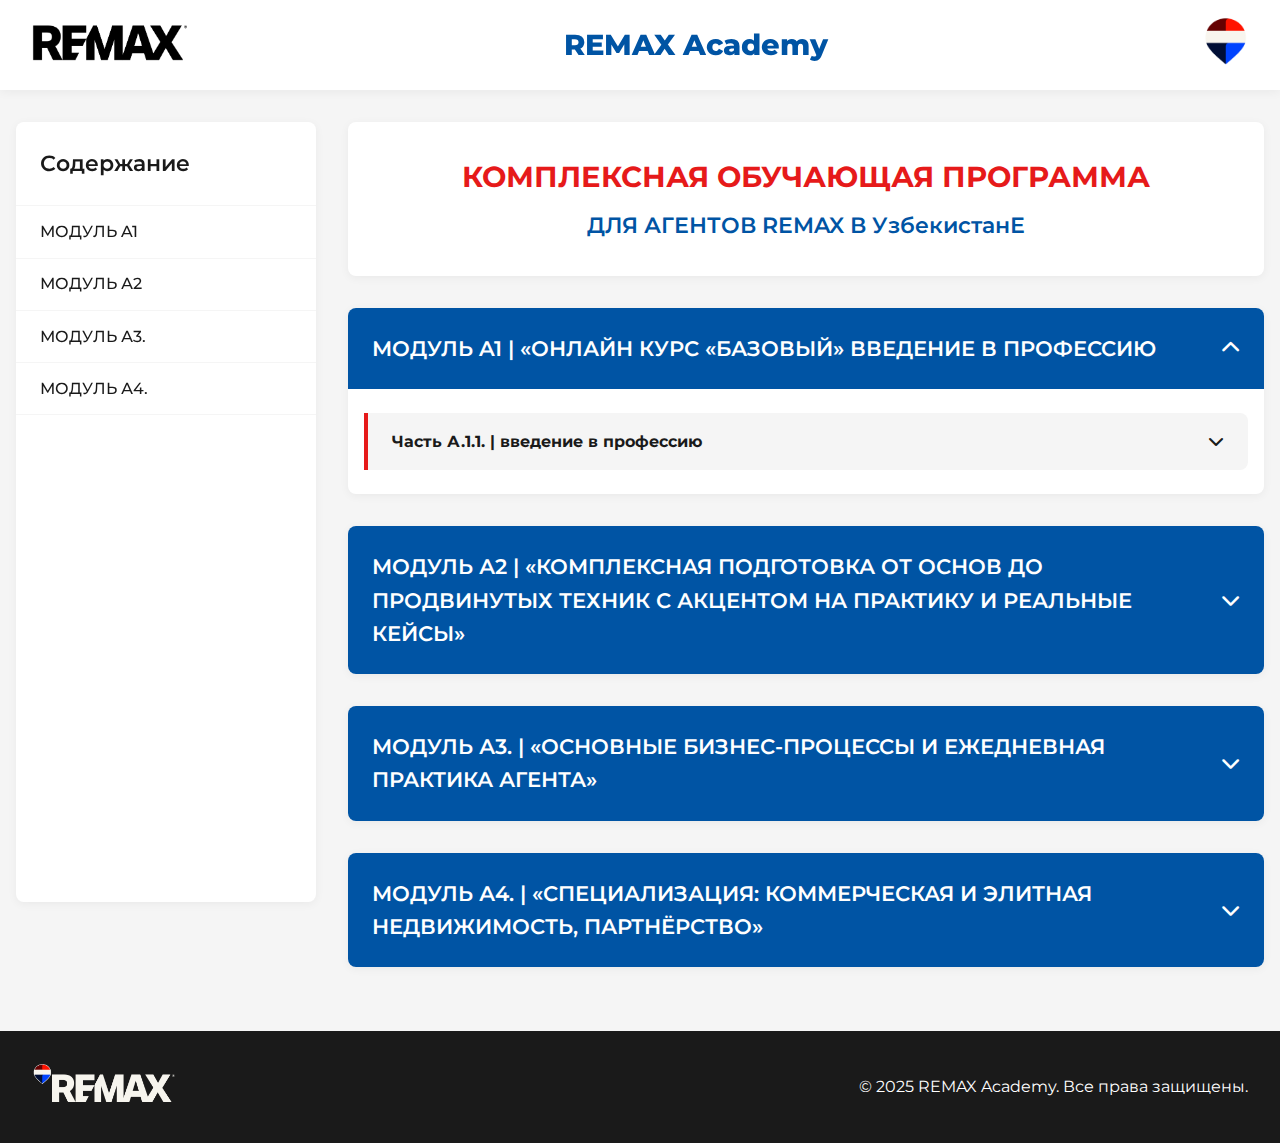
<file: academy/ОБУЧАЮЩАЯ ПРОГРАММА ДЛЯ АГЕНТОВ A/index.html>
<!DOCTYPE html>
<html lang="ru">
<head>
    <meta charset="UTF-8">
    <meta name="viewport" content="width=device-width, initial-scale=1.0">
    <title>REMAX Academy - Программа обучения</title>
    <link rel="preconnect" href="https://fonts.googleapis.com">
    <link rel="preconnect" href="https://fonts.gstatic.com" crossorigin>
    <link href="https://fonts.googleapis.com/css2?family=Montserrat:wght@300;400;500;600;700&display=swap" rel="stylesheet">
    <link rel="stylesheet" href="https://cdnjs.cloudflare.com/ajax/libs/font-awesome/6.4.0/css/all.min.css">
    <link rel="stylesheet" href="styles.css">
</head>
<body>
    <header>
        <div class="header-container">
            <div class="logo">
                <img src="images/REMAX_wordmark_RGB_dark.png" alt="REMAX Logo" class="logo-img">
            </div>
            <h1>REMAX Academy</h1>
            <div class="balloon-logo">
                <img src="images/Balloon_Mark_RGB.png" alt="REMAX Balloon" class="balloon-img">
            </div>
        </div>
    </header>

    <div class="main-container">
        <aside class="sidebar">
            <div class="sidebar-header">
                <h2>Содержание</h2>
            </div>
            <nav class="module-nav">
                <ul id="module-list">
                    <!-- Module navigation will be populated by JavaScript -->
                </ul>
            </nav>
        </aside>

        <main class="content">
            <div class="page-title">
                <h2>КОМПЛЕКСНАЯ ОБУЧАЮЩАЯ ПРОГРАММА</h2>
                <h3>ДЛЯ АГЕНТОВ REMAX В УзбекистанЕ</h3>
            </div>

            <div class="modules-container" id="modules-container">
                <!-- Modules will be populated by JavaScript -->
            </div>
        </main>
    </div>

    <footer>
        <div class="footer-container">
            <div class="footer-logo">
                <img src="images/REMAX_logo_RGB_cream.png" alt="REMAX Logo" class="footer-logo-img">
            </div>
            <div class="footer-text">
                <p>&copy; 2025 REMAX Academy. Все права защищены.</p>
            </div>
        </div>
    </footer>

    <button id="back-to-top" title="Вернуться наверх">
        <i class="fas fa-arrow-up"></i>
    </button>

    <script src="script.js"></script>
</body>
</html>
</file>
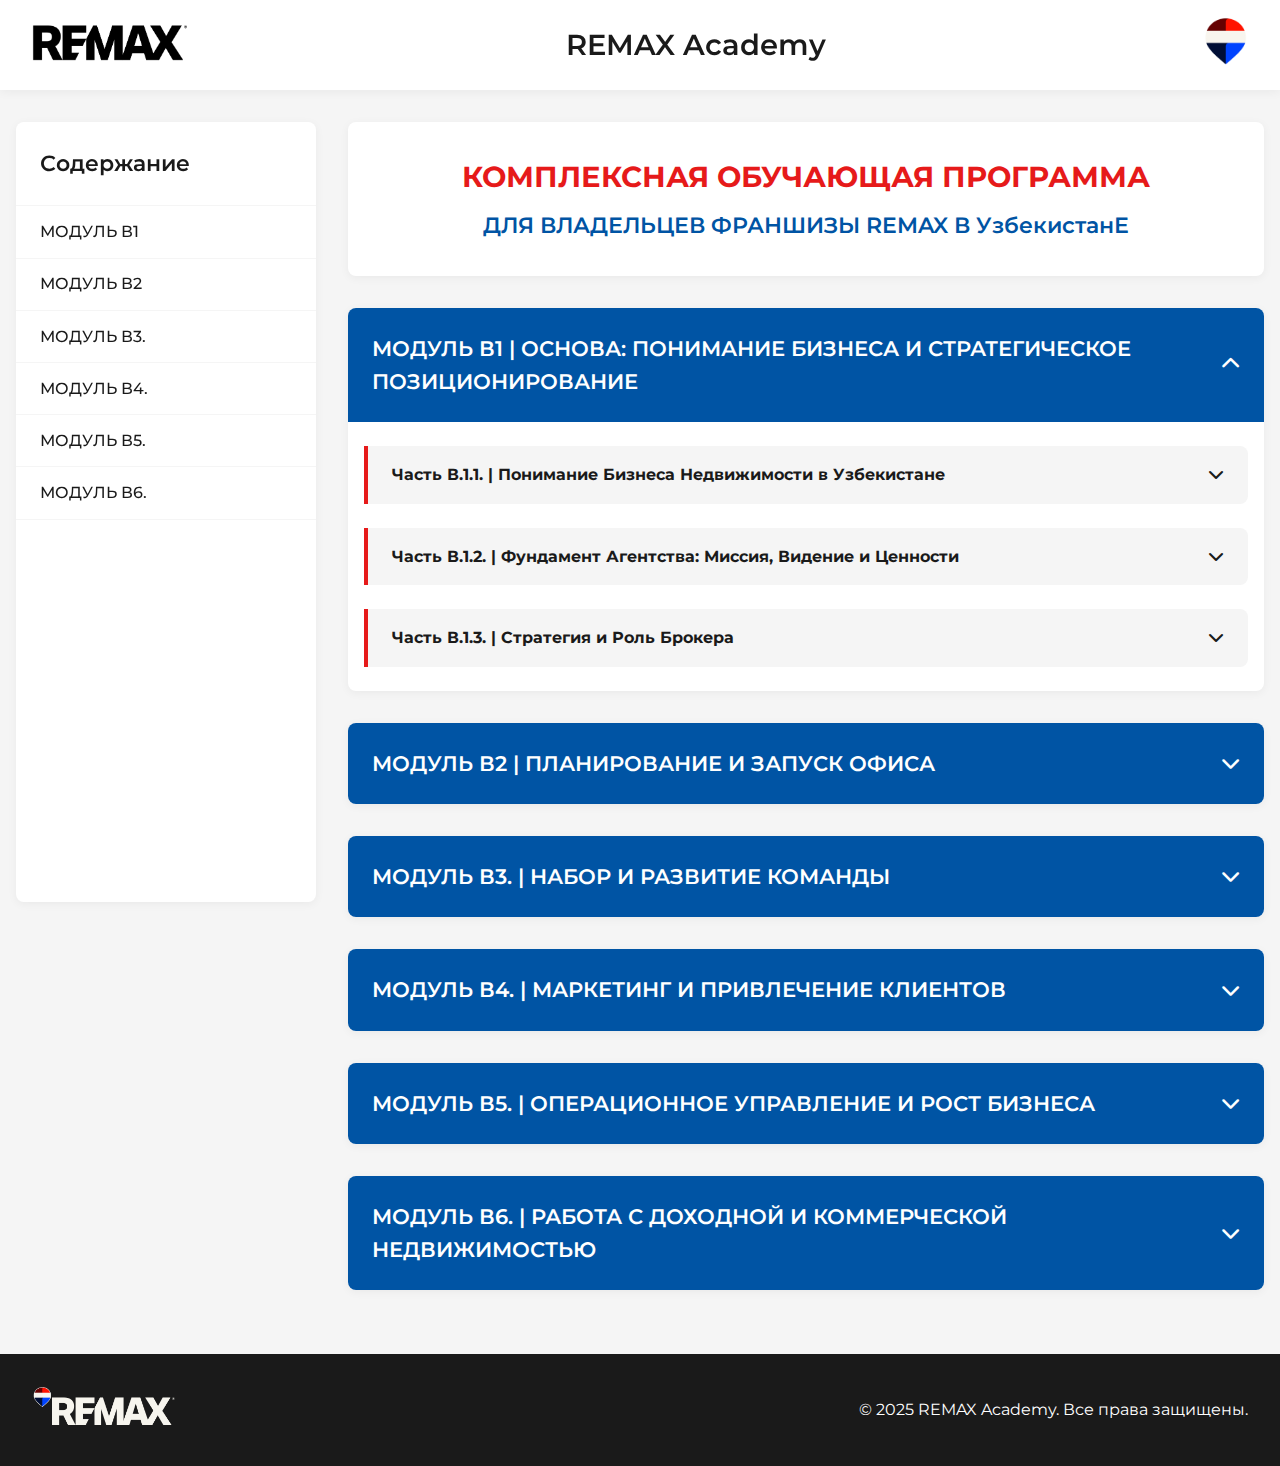
<file: academy/ОБУЧАЮЩАЯ ПРОГРАММА ДЛЯ ВФ/index.html>
<!DOCTYPE html>
<html lang="ru">
<head>
    <meta charset="UTF-8">
    <meta name="viewport" content="width=device-width, initial-scale=1.0">
    <title>REMAX Academy - Программа обучения</title>
    <link rel="preconnect" href="https://fonts.googleapis.com">
    <link rel="preconnect" href="https://fonts.gstatic.com" crossorigin>
    <link href="https://fonts.googleapis.com/css2?family=Montserrat:wght@300;400;500;600;700&display=swap" rel="stylesheet">
    <link rel="stylesheet" href="https://cdnjs.cloudflare.com/ajax/libs/font-awesome/6.4.0/css/all.min.css">
    <link rel="stylesheet" href="styles.css">
</head>
<body>
    <header>
        <div class="header-container">
            <div class="logo">
                <img src="images/REMAX_wordmark_RGB_dark.png" alt="REMAX Logo" class="logo-img">
            </div>
            <h1>REMAX Academy</h1>
            <div class="balloon-logo">
                <img src="images/Balloon_Mark_RGB.png" alt="REMAX Balloon" class="balloon-img">
            </div>
        </div>
    </header>

    <div class="main-container">
        <aside class="sidebar">
            <div class="sidebar-header">
                <h2>Содержание</h2>
            </div>
            <nav class="module-nav">
                <ul id="module-list">
                    <!-- Module navigation will be populated by JavaScript -->
                </ul>
            </nav>
        </aside>

        <main class="content">
            <div class="page-title">
                <h2>КОМПЛЕКСНАЯ ОБУЧАЮЩАЯ ПРОГРАММА</h2>
                <h3>ДЛЯ ВЛАДЕЛЬЦЕВ ФРАНШИЗЫ REMAX В УзбекистанЕ</h3>
            </div>

            <div class="modules-container" id="modules-container">
                <!-- Modules will be populated by JavaScript -->
            </div>
        </main>
    </div>

    <footer>
        <div class="footer-container">
            <div class="footer-logo">
                <img src="images/REMAX_logo_RGB_cream.png" alt="REMAX Logo" class="footer-logo-img">
            </div>
            <div class="footer-text">
                <p>&copy; 2025 REMAX Academy. Все права защищены.</p>
            </div>
        </div>
    </footer>

    <button id="back-to-top" title="Вернуться наверх">
        <i class="fas fa-arrow-up"></i>
    </button>

    <script src="script.js"></script>
</body>
</html>
</file>
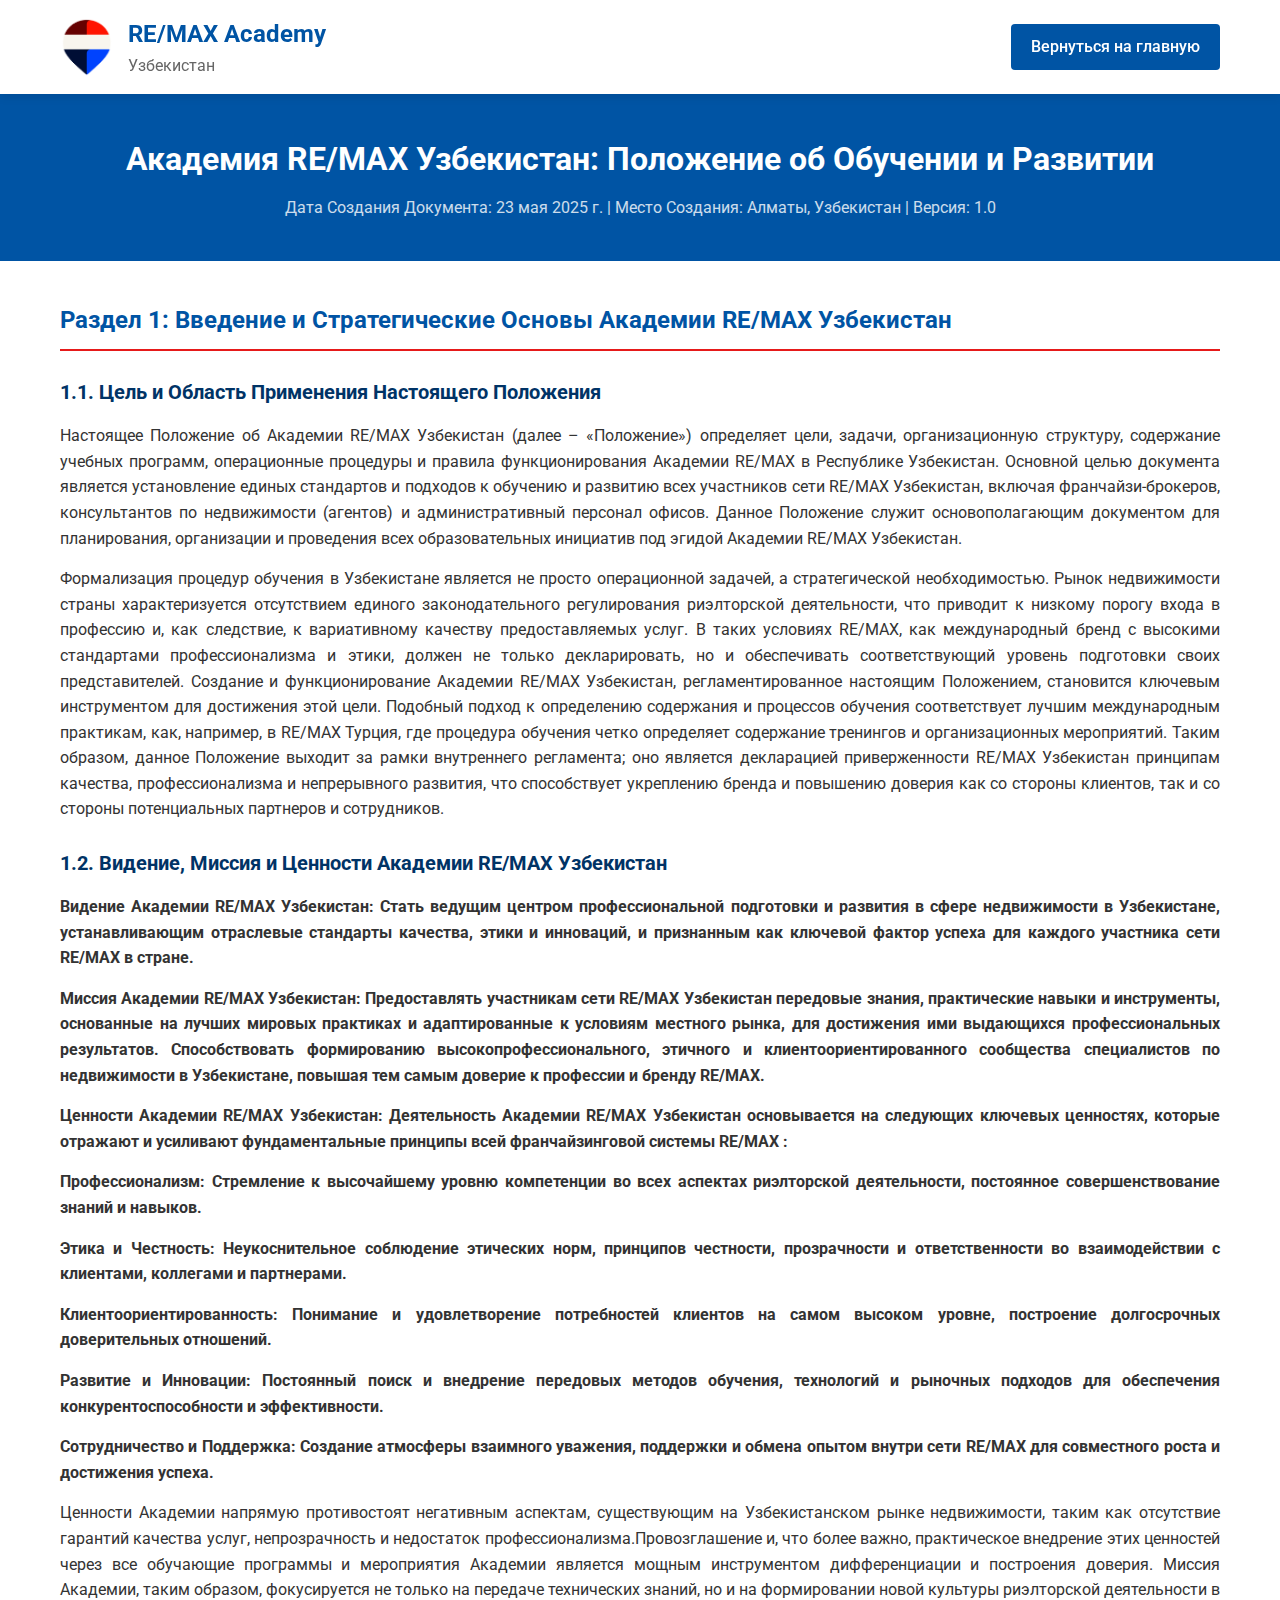
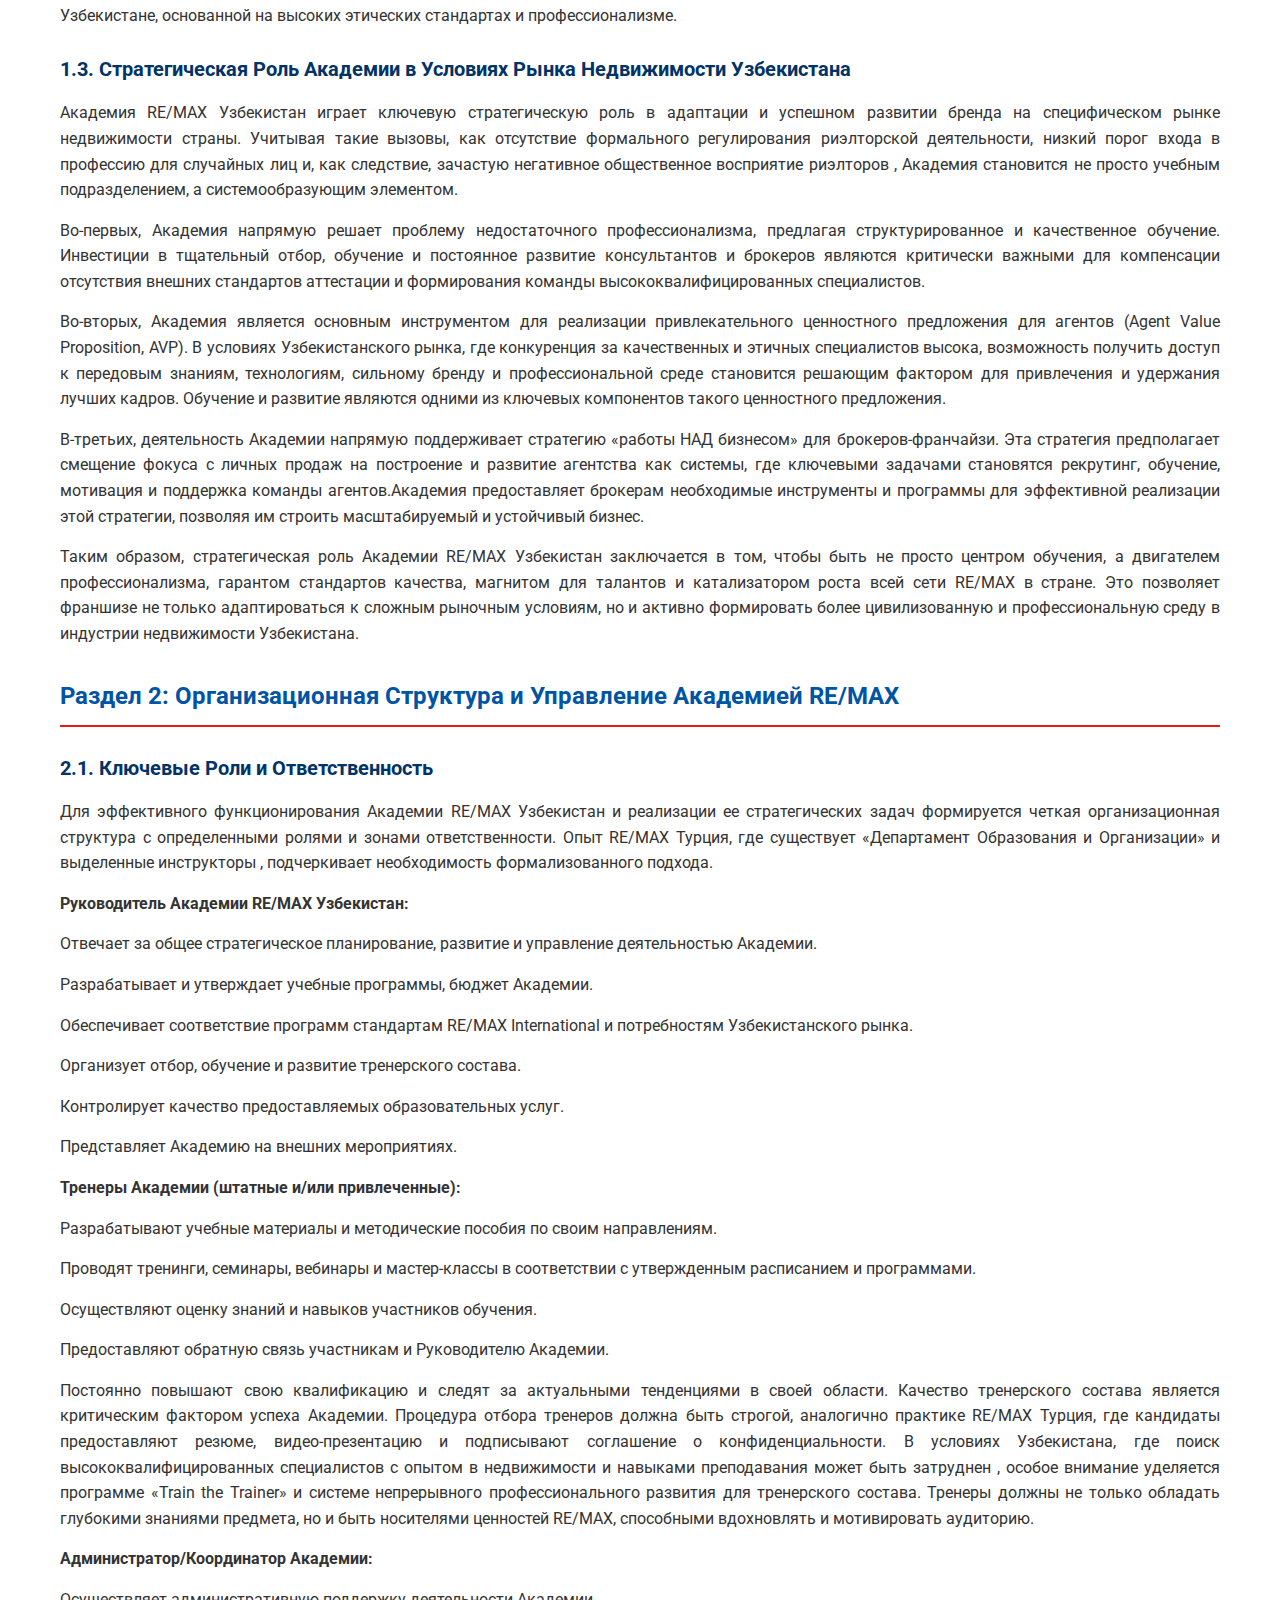
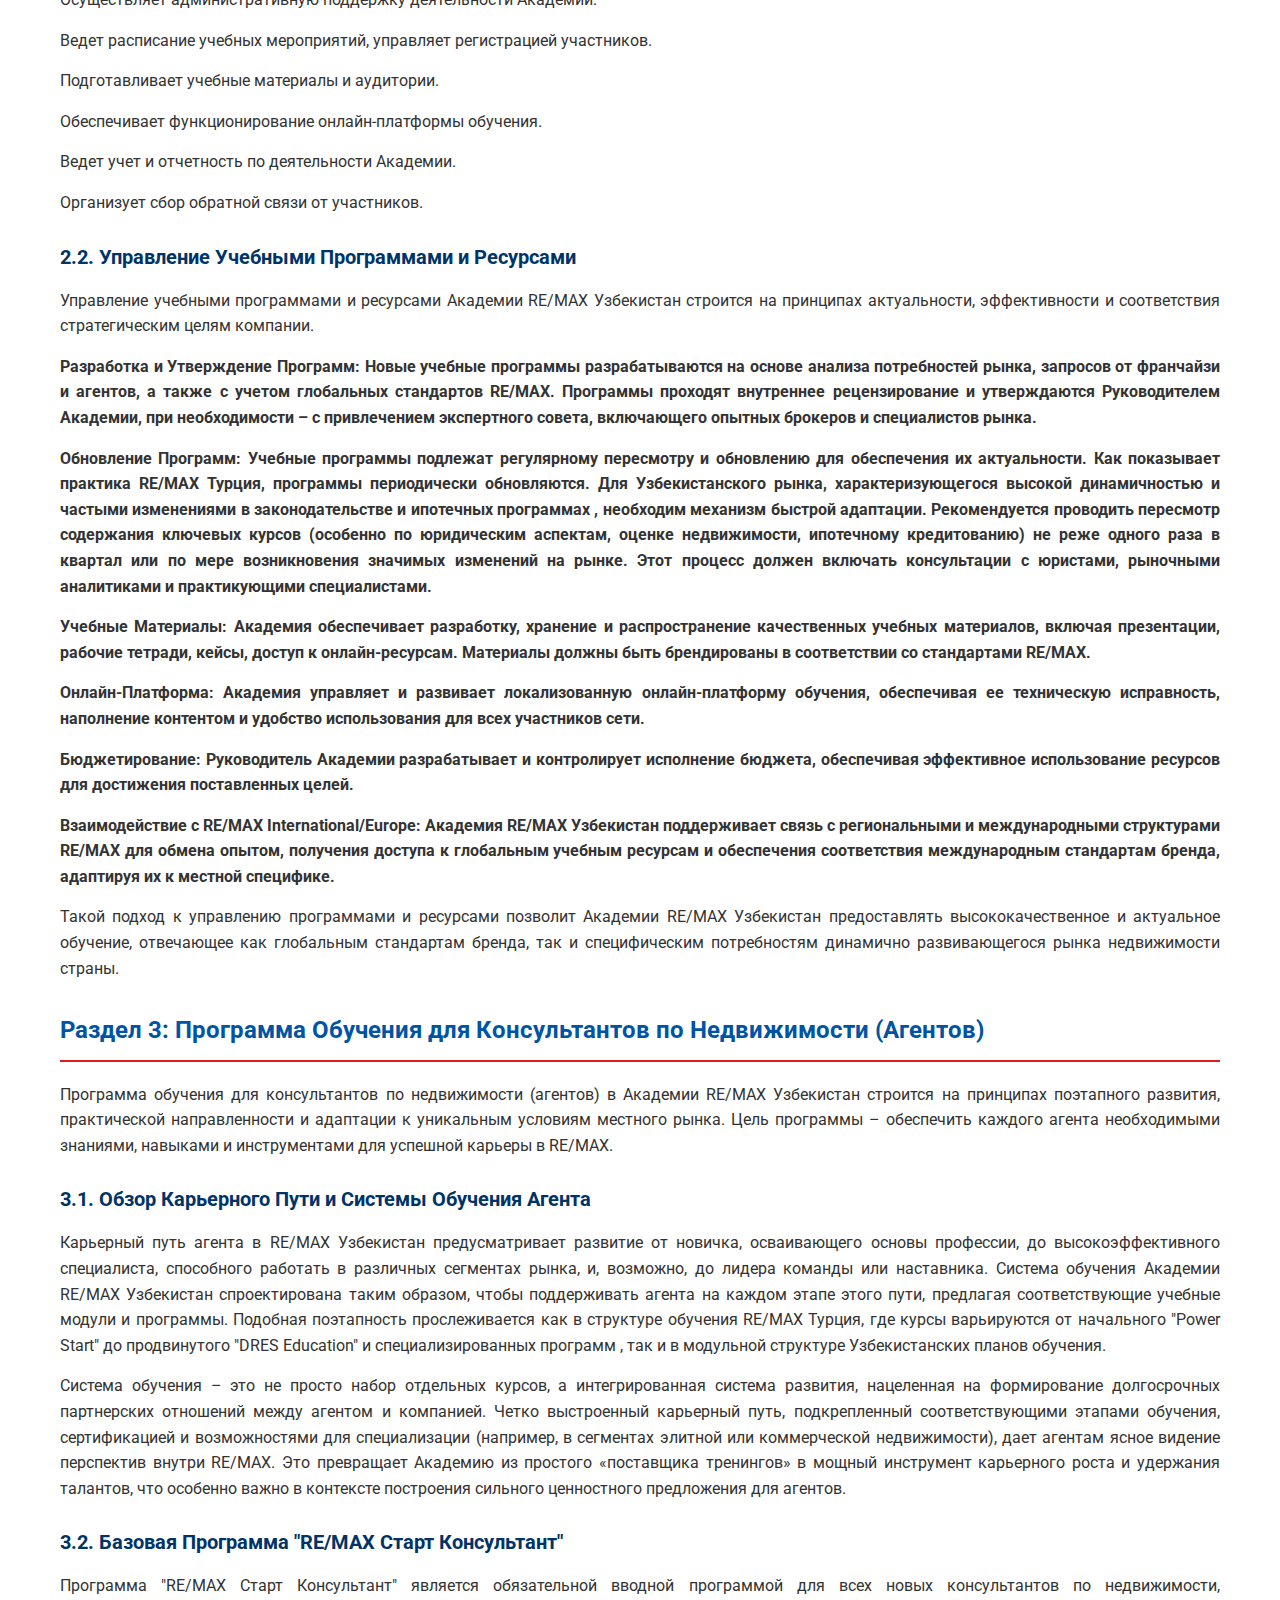
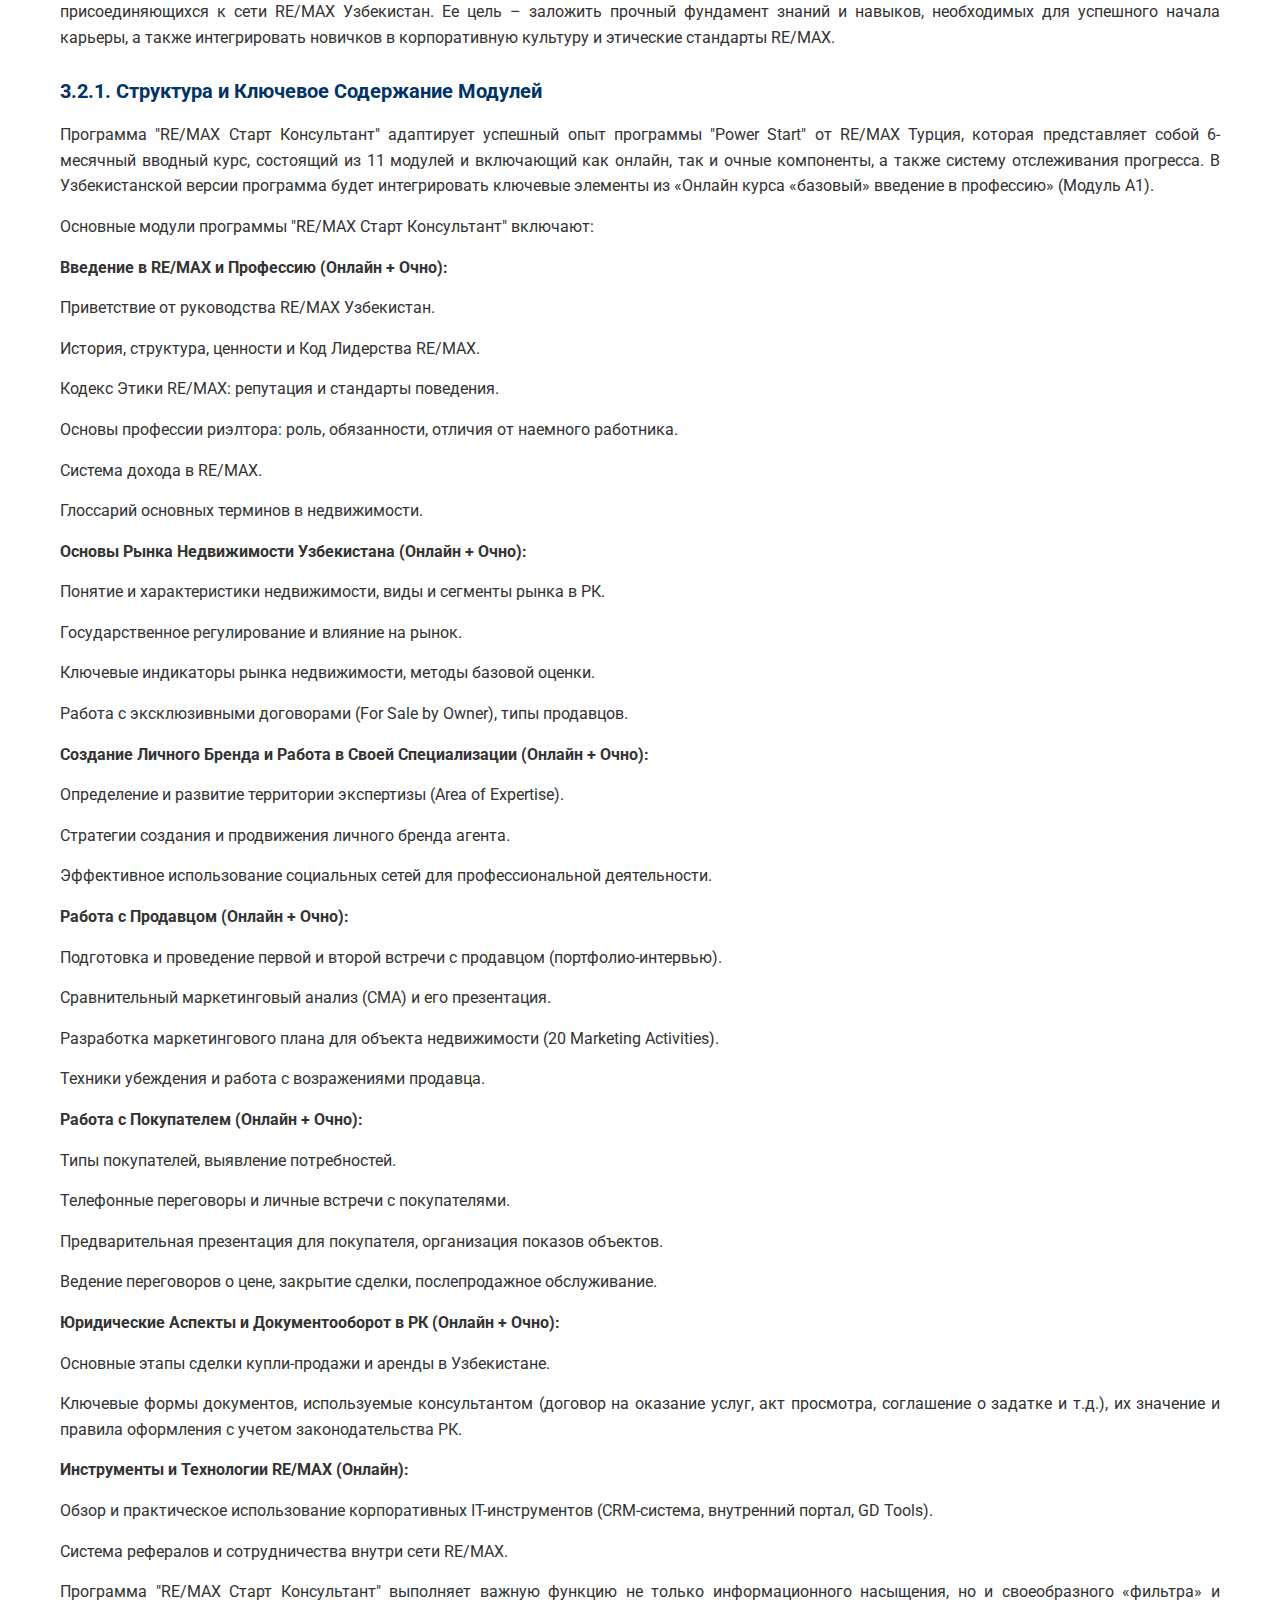
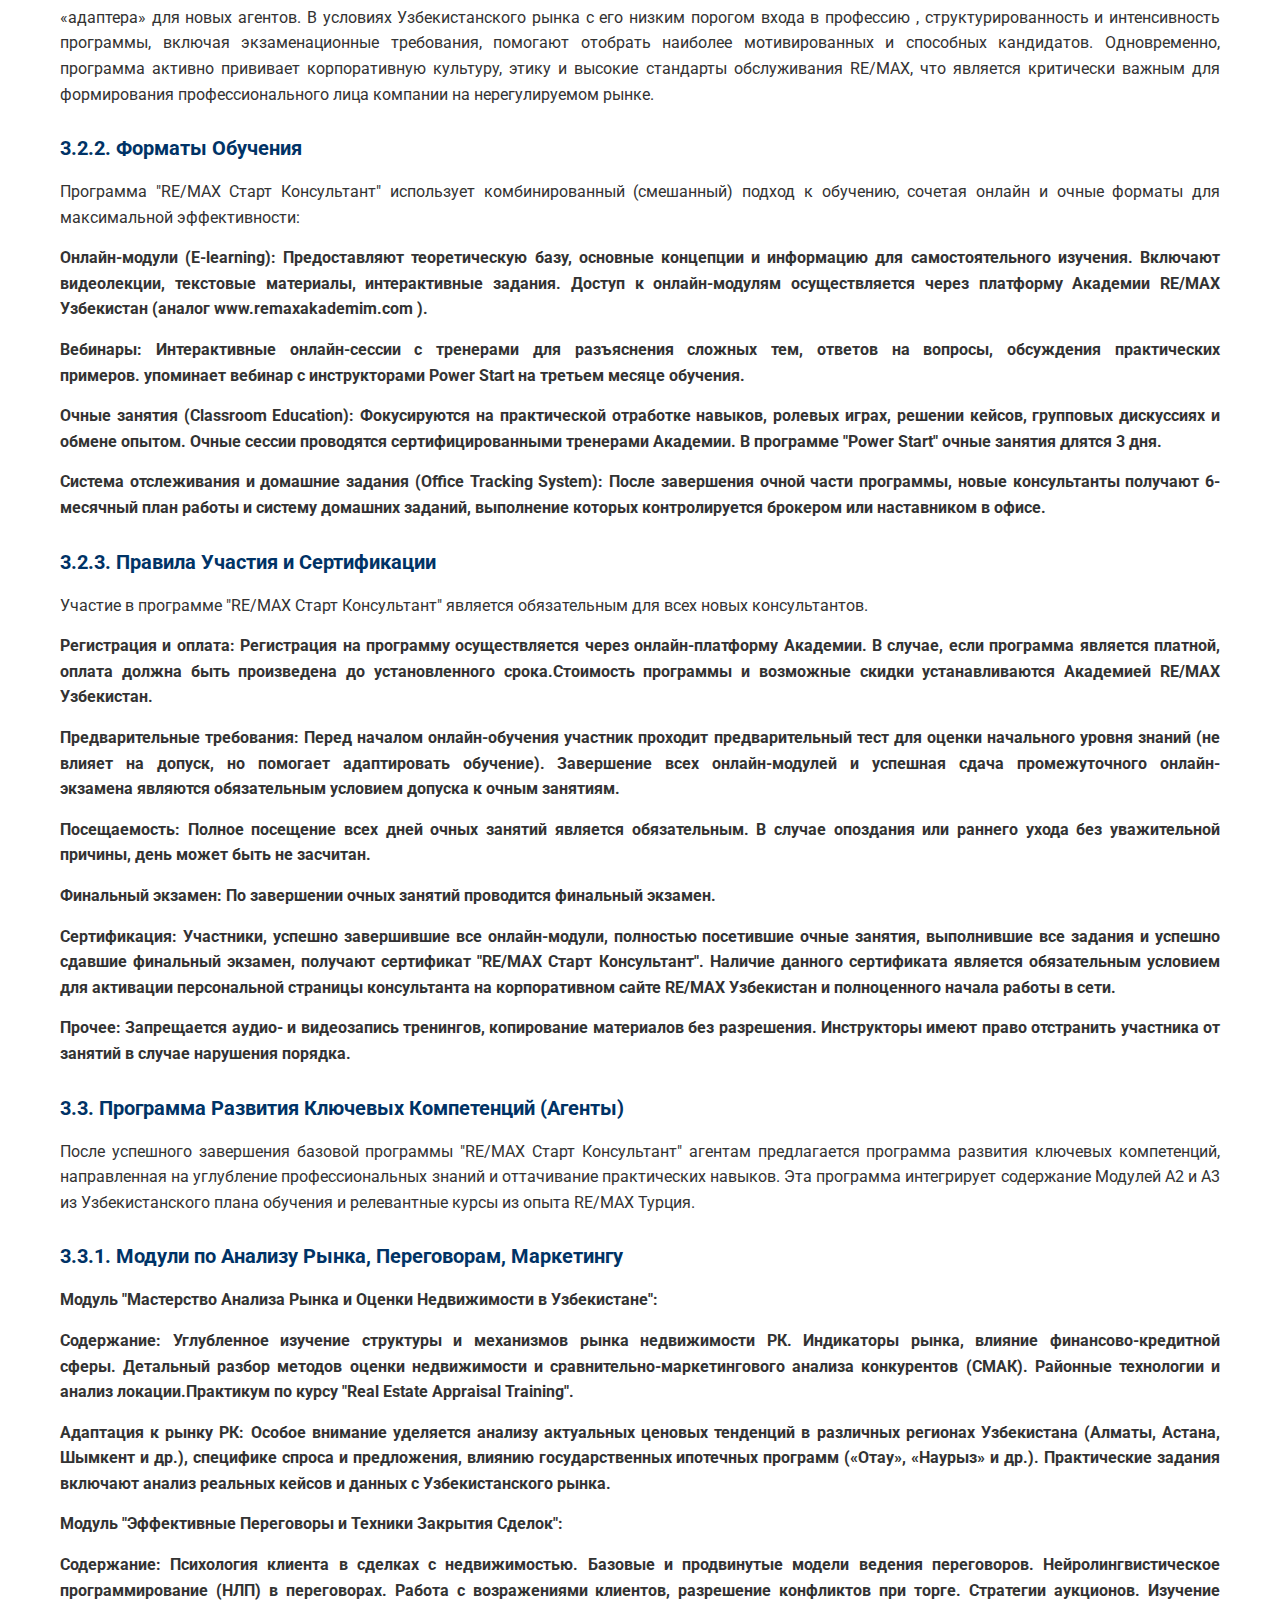
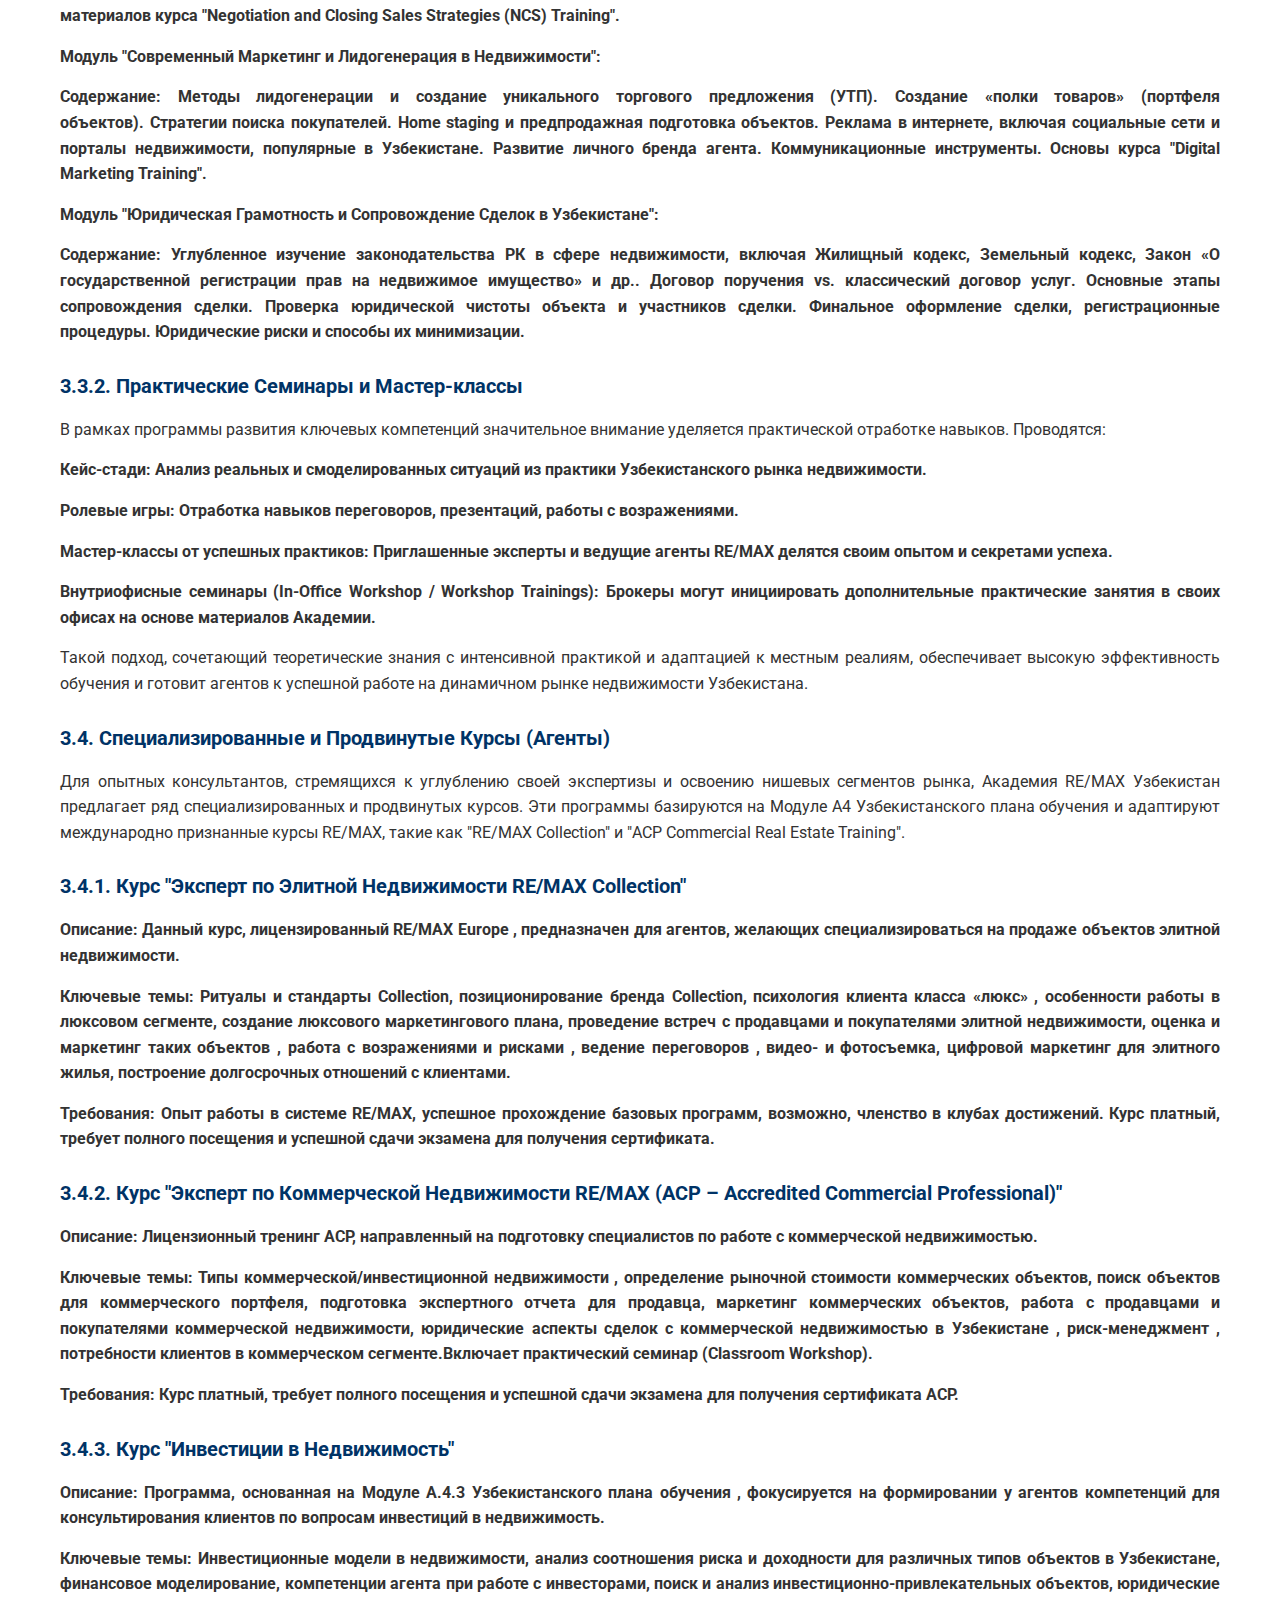
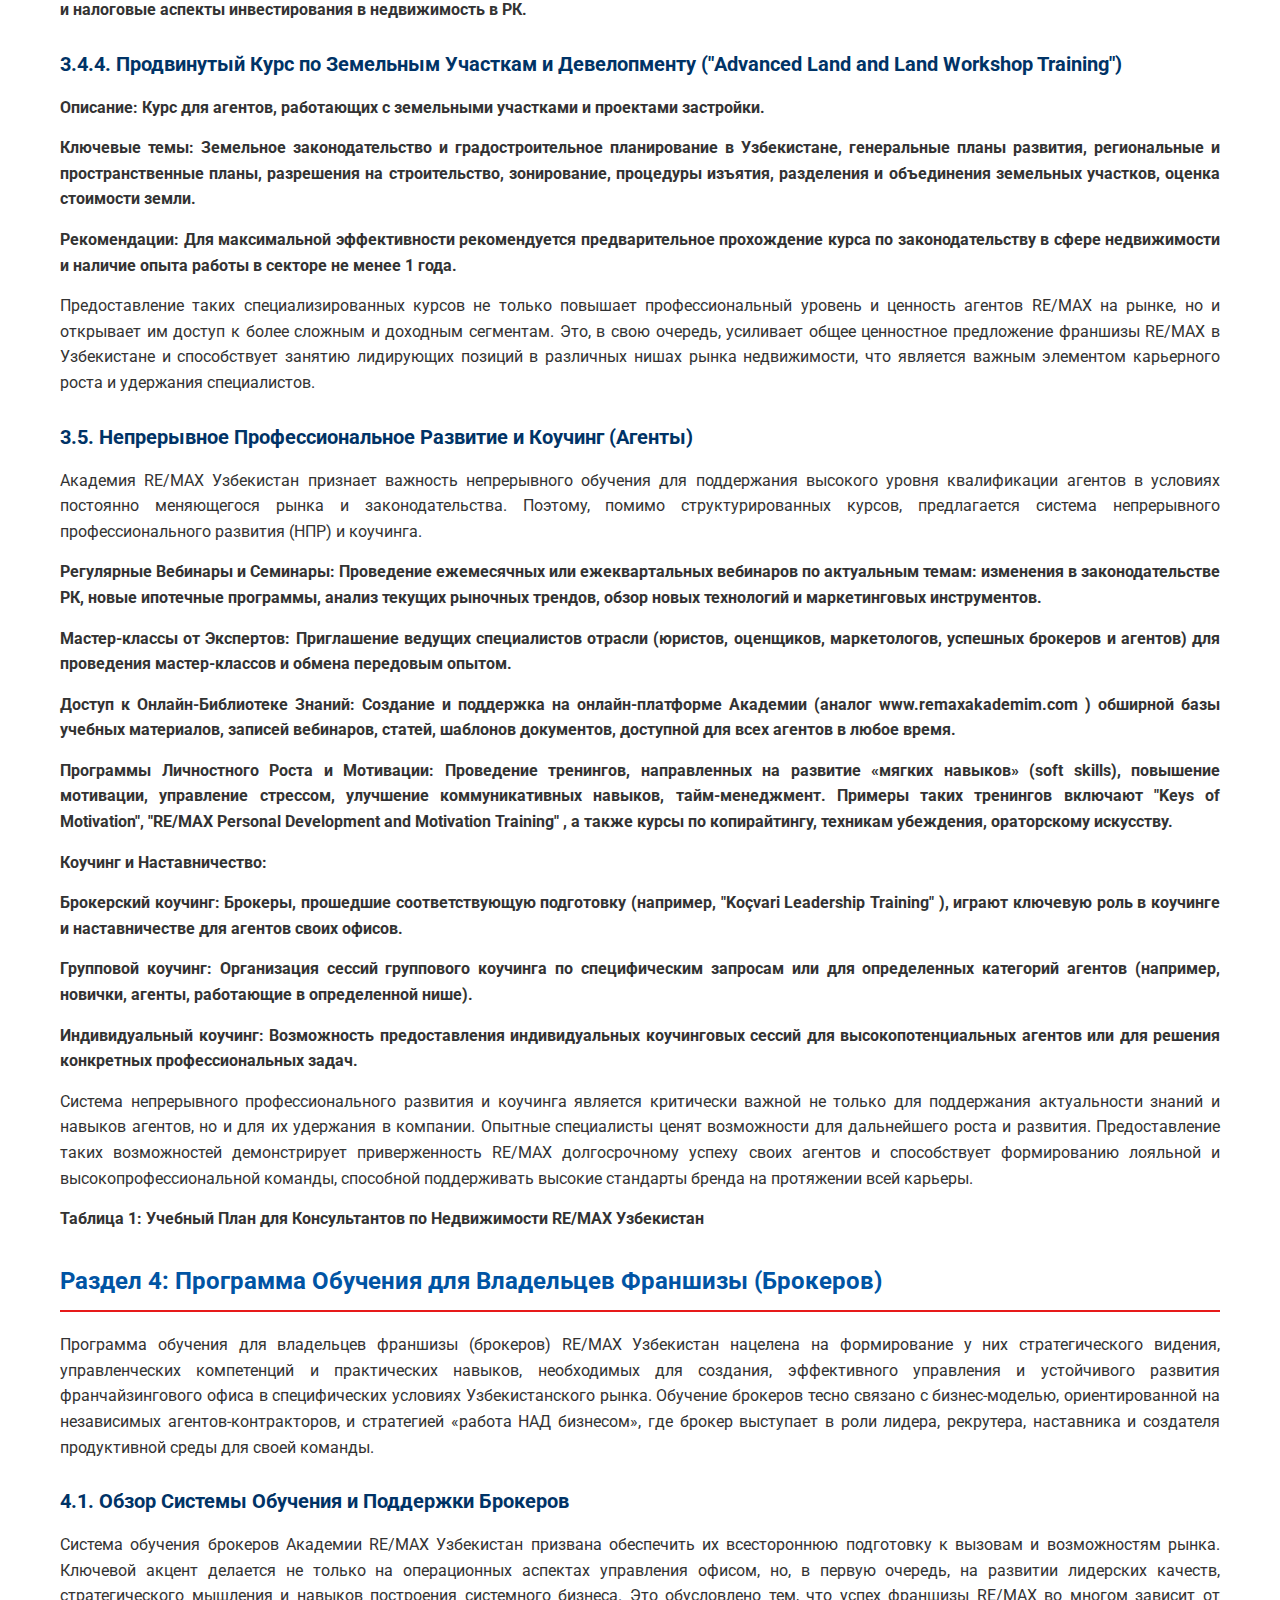
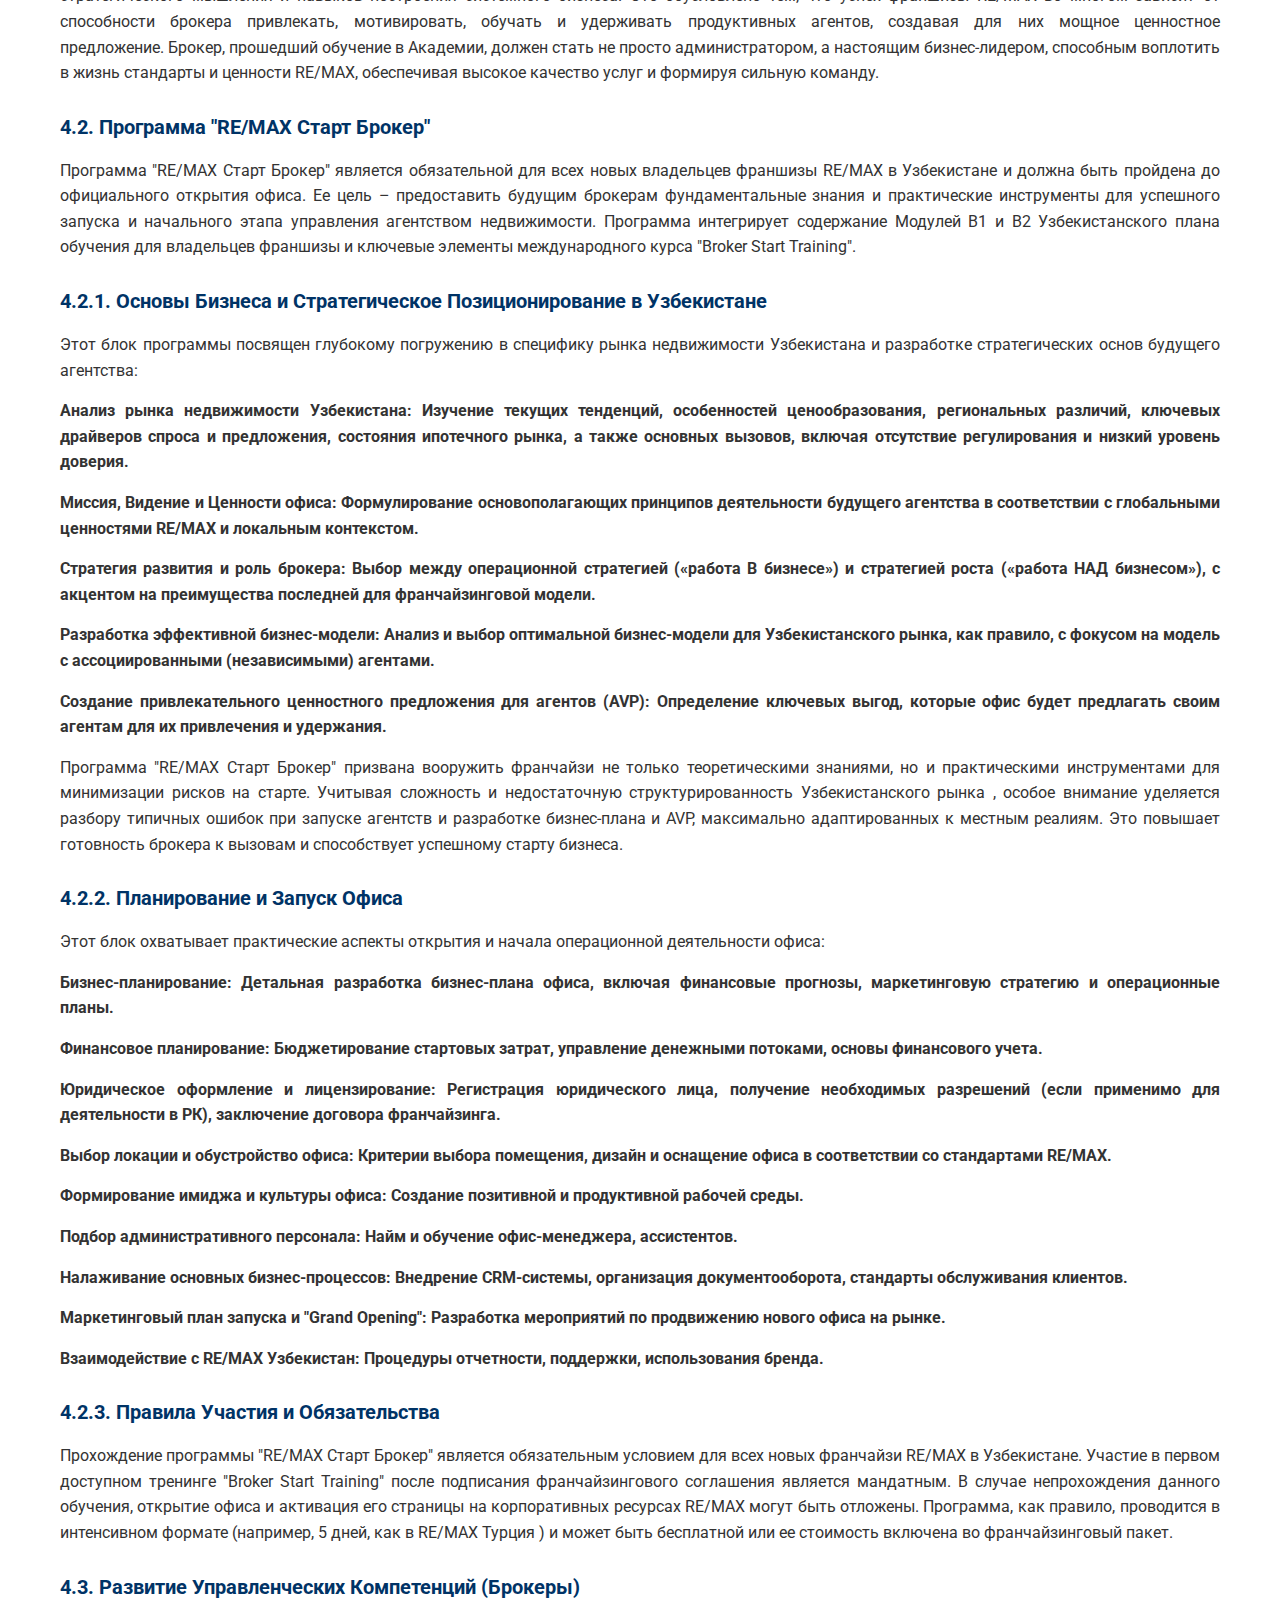
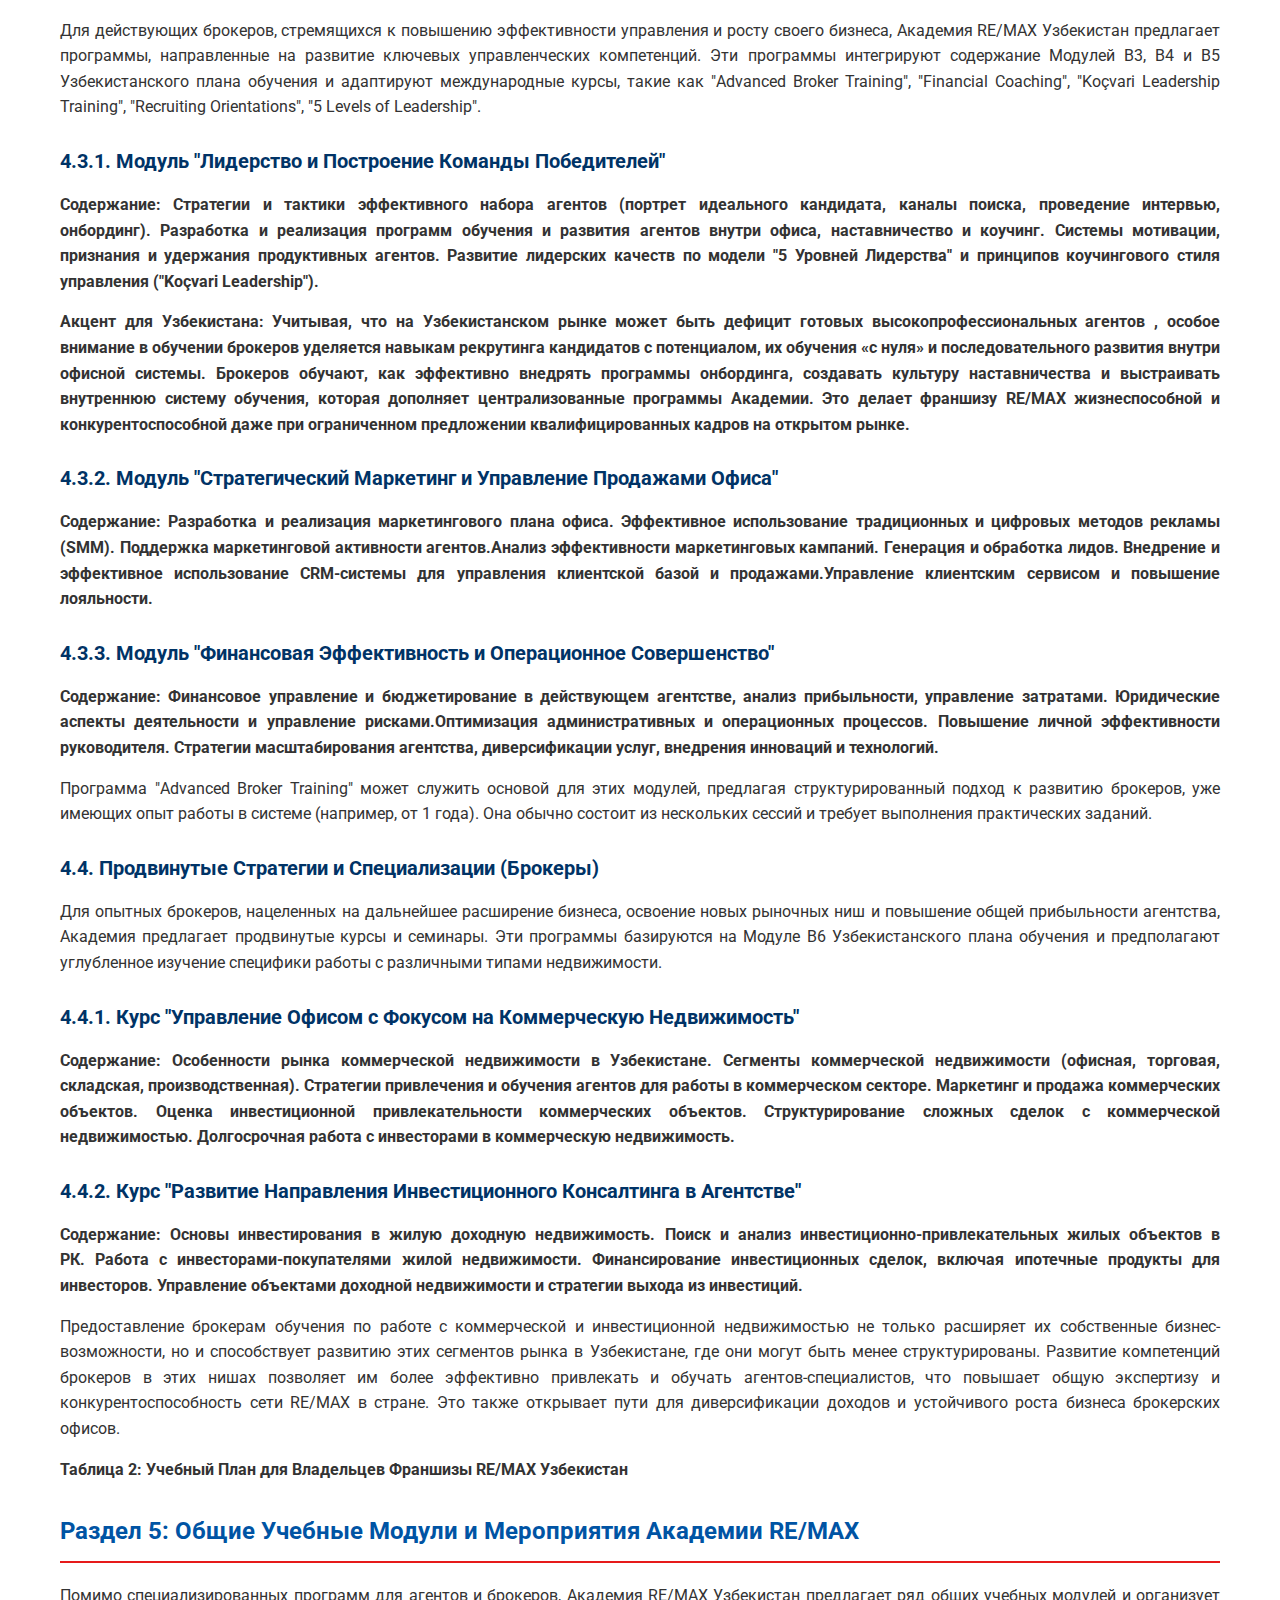
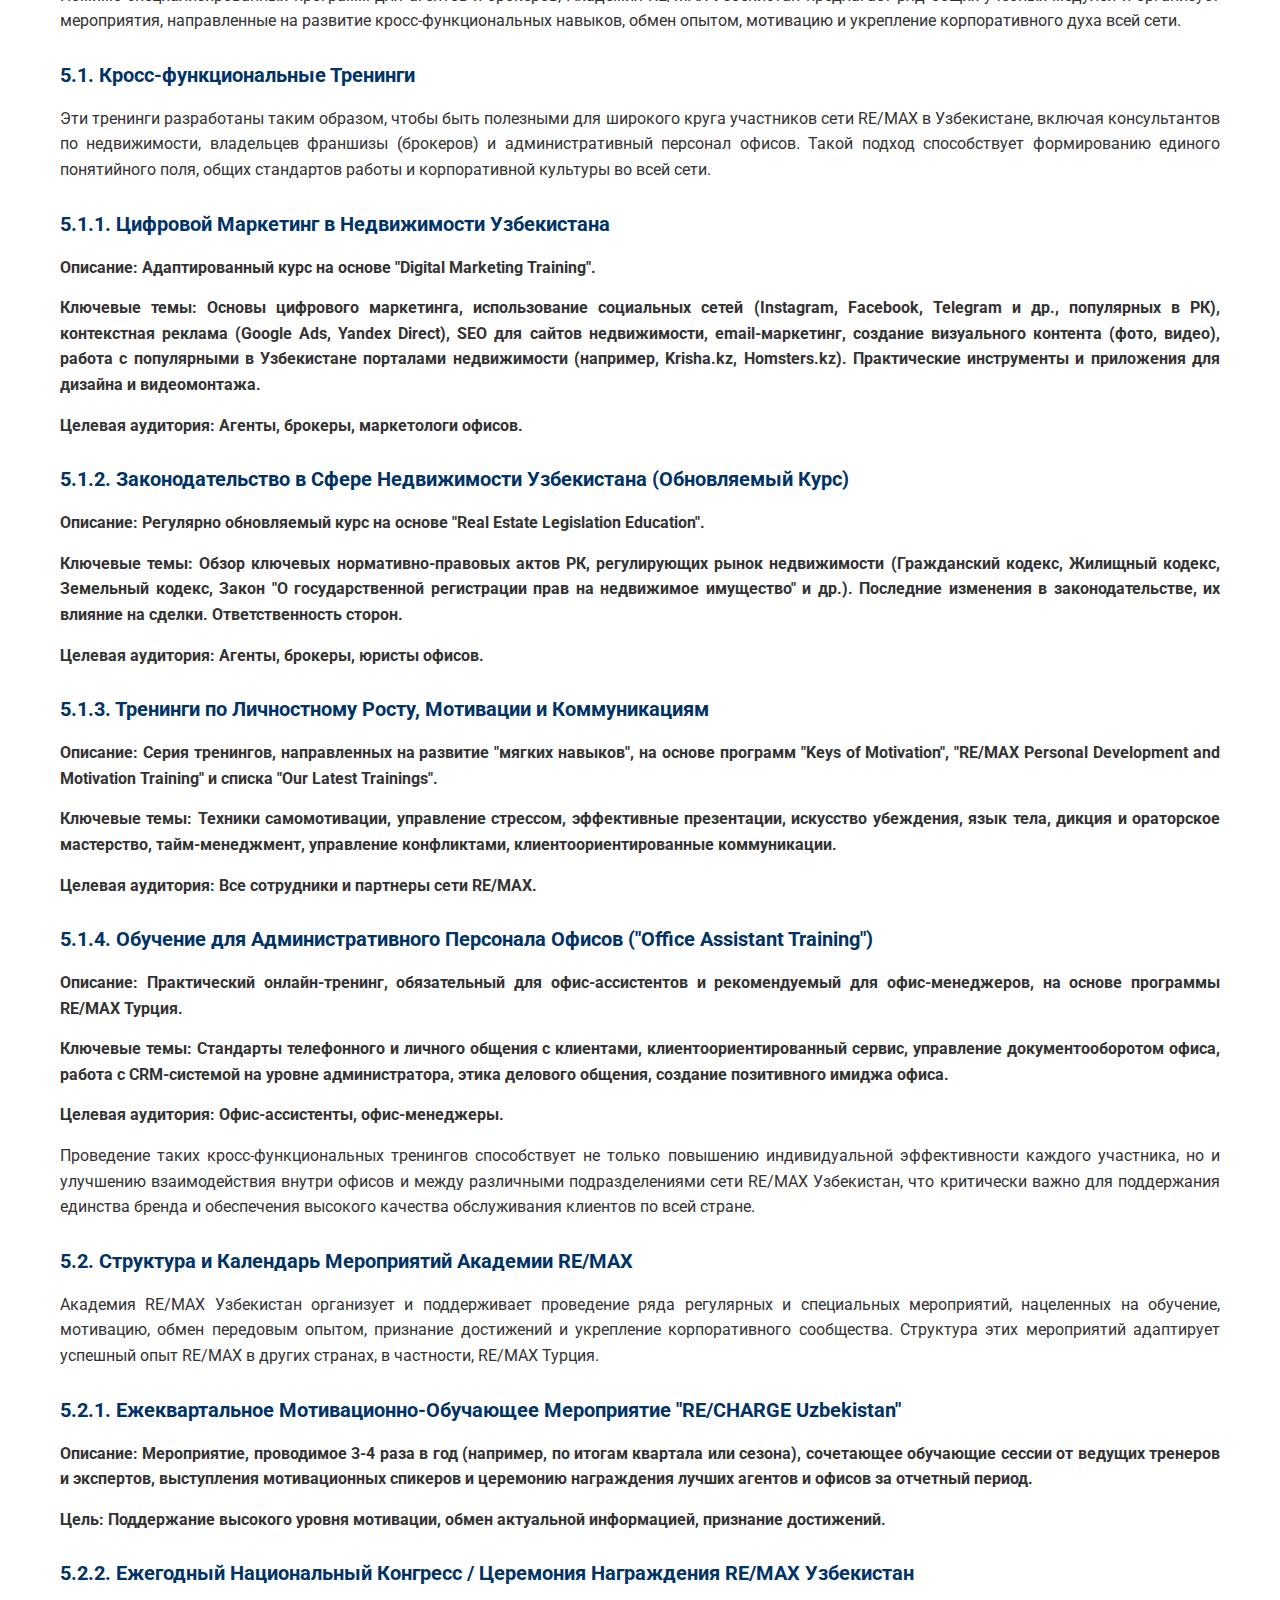
<file: academy/Академия- Положение об Обучении и Развитии/academy.html>
<!DOCTYPE html>
<html lang="ru">
<head>
    <meta charset="UTF-8">
    <meta name="viewport" content="width=device-width, initial-scale=1.0">
    <title>Академия RE/MAX Узбекистан: Положение об Обучении и Развитии</title>
    <link rel="stylesheet" href="https://fonts.googleapis.com/css2?family=Roboto:wght@300;400;500;700&display=swap">
    <link rel="stylesheet" href="css/styles.css">
</head>
<body>
    <header>
        <div class="container">
            <div class="header-content">
                <div class="logo">
                    <img src="img/remax_logo.png" alt="RE/MAX Logo">
                    <div class="logo-text">
                        <h1>RE/MAX Academy</h1>
                        <span>Узбекистан</span>
                    </div>
                </div>
                <a href="https://academy.kazakhstan-remax.kz" class="back-button">Вернуться на главную</a>
            </div>
        </div>
    </header>

    <div class="document-header">
        <div class="container">
            <h1>Академия RE/MAX Узбекистан: Положение об Обучении и Развитии</h1>
            <div class="meta">
                <span>Дата Создания Документа: 23 мая 2025 г.</span> | 
                <span>Место Создания: Алматы, Узбекистан</span> | 
                <span>Версия: 1.0</span>
            </div>
        </div>
    </div>

    <div class="document-content">
        <div class="container">

            <div class="section">
                <h2 class="section-title">Раздел 1: Введение и Стратегические Основы Академии RE/MAX Узбекистан</h2>

                <h3 class="subsection-title">1.1. Цель и Область Применения Настоящего Положения</h3>

                <p>Настоящее Положение об Академии RE/MAX Узбекистан (далее – «Положение») определяет цели, задачи, организационную структуру, содержание учебных программ, операционные процедуры и правила функционирования Академии RE/MAX в Республике Узбекистан. Основной целью документа является установление единых стандартов и подходов к обучению и развитию всех участников сети RE/MAX Узбекистан, включая франчайзи-брокеров, консультантов по недвижимости (агентов) и административный персонал офисов. Данное Положение служит основополагающим документом для планирования, организации и проведения всех образовательных инициатив под эгидой Академии RE/MAX Узбекистан.</p>

                <p>Формализация процедур обучения в Узбекистане является не просто операционной задачей, а стратегической необходимостью. Рынок недвижимости страны характеризуется отсутствием единого законодательного регулирования риэлторской деятельности, что приводит к низкому порогу входа в профессию и, как следствие, к вариативному качеству предоставляемых услуг. В таких условиях RE/MAX, как международный бренд с высокими стандартами профессионализма и этики, должен не только декларировать, но и обеспечивать соответствующий уровень подготовки своих представителей. Создание и функционирование Академии RE/MAX Узбекистан, регламентированное настоящим Положением, становится ключевым инструментом для достижения этой цели. Подобный подход к определению содержания и процессов обучения соответствует лучшим международным практикам, как, например, в RE/MAX Турция, где процедура обучения четко определяет содержание тренингов и организационных мероприятий. Таким образом, данное Положение выходит за рамки внутреннего регламента; оно является декларацией приверженности RE/MAX Узбекистан принципам качества, профессионализма и непрерывного развития, что способствует укреплению бренда и повышению доверия как со стороны клиентов, так и со стороны потенциальных партнеров и сотрудников.   </p>

                <h3 class="subsection-title">1.2. Видение, Миссия и Ценности Академии RE/MAX Узбекистан</h3>

                <p class="bold">Видение Академии RE/MAX Узбекистан: Стать ведущим центром профессиональной подготовки и развития в сфере недвижимости в Узбекистане, устанавливающим отраслевые стандарты качества, этики и инноваций, и признанным как ключевой фактор успеха для каждого участника сети RE/MAX в стране.</p>

                <p class="bold">Миссия Академии RE/MAX Узбекистан: Предоставлять участникам сети RE/MAX Узбекистан передовые знания, практические навыки и инструменты, основанные на лучших мировых практиках и адаптированные к условиям местного рынка, для достижения ими выдающихся профессиональных результатов. Способствовать формированию высокопрофессионального, этичного и клиентоориентированного сообщества специалистов по недвижимости в Узбекистане, повышая тем самым доверие к профессии и бренду RE/MAX.</p>

                <p class="bold">Ценности Академии RE/MAX Узбекистан: Деятельность Академии RE/MAX Узбекистан основывается на следующих ключевых ценностях, которые отражают и усиливают фундаментальные принципы всей франчайзинговой системы RE/MAX :   </p>

                <p class="bold">Профессионализм: Стремление к высочайшему уровню компетенции во всех аспектах риэлторской деятельности, постоянное совершенствование знаний и навыков.</p>

                <p class="bold">Этика и Честность: Неукоснительное соблюдение этических норм, принципов честности, прозрачности и ответственности во взаимодействии с клиентами, коллегами и партнерами.</p>

                <p class="bold">Клиентоориентированность: Понимание и удовлетворение потребностей клиентов на самом высоком уровне, построение долгосрочных доверительных отношений.</p>

                <p class="bold">Развитие и Инновации: Постоянный поиск и внедрение передовых методов обучения, технологий и рыночных подходов для обеспечения конкурентоспособности и эффективности.</p>

                <p class="bold">Сотрудничество и Поддержка: Создание атмосферы взаимного уважения, поддержки и обмена опытом внутри сети RE/MAX для совместного роста и достижения успеха.</p>

                <p>Ценности Академии напрямую противостоят негативным аспектам, существующим на Узбекистанском рынке недвижимости, таким как отсутствие гарантий качества услуг, непрозрачность и недостаток профессионализма.Провозглашение и, что более важно, практическое внедрение этих ценностей через все обучающие программы и мероприятия Академии является мощным инструментом дифференциации и построения доверия. Миссия Академии, таким образом, фокусируется не только на передаче технических знаний, но и на формировании новой культуры риэлторской деятельности в Узбекистане, основанной на высоких этических стандартах и профессионализме.   </p>

                <h3 class="subsection-title">1.3. Стратегическая Роль Академии в Условиях Рынка Недвижимости Узбекистана</h3>

                <p>Академия RE/MAX Узбекистан играет ключевую стратегическую роль в адаптации и успешном развитии бренда на специфическом рынке недвижимости страны. Учитывая такие вызовы, как отсутствие формального регулирования риэлторской деятельности, низкий порог входа в профессию для случайных лиц и, как следствие, зачастую негативное общественное восприятие риэлторов , Академия становится не просто учебным подразделением, а системообразующим элементом.   </p>

                <p>Во-первых, Академия напрямую решает проблему недостаточного профессионализма, предлагая структурированное и качественное обучение. Инвестиции в тщательный отбор, обучение и постоянное развитие консультантов и брокеров являются критически важными для компенсации отсутствия внешних стандартов аттестации и формирования команды высококвалифицированных специалистов.   </p>

                <p>Во-вторых, Академия является основным инструментом для реализации привлекательного ценностного предложения для агентов (Agent Value Proposition, AVP). В условиях Узбекистанского рынка, где конкуренция за качественных и этичных специалистов высока, возможность получить доступ к передовым знаниям, технологиям, сильному бренду и профессиональной среде становится решающим фактором для привлечения и удержания лучших кадров. Обучение и развитие являются одними из ключевых компонентов такого ценностного предложения.   </p>

                <p>В-третьих, деятельность Академии напрямую поддерживает стратегию «работы НАД бизнесом» для брокеров-франчайзи. Эта стратегия предполагает смещение фокуса с личных продаж на построение и развитие агентства как системы, где ключевыми задачами становятся рекрутинг, обучение, мотивация и поддержка команды агентов.Академия предоставляет брокерам необходимые инструменты и программы для эффективной реализации этой стратегии, позволяя им строить масштабируемый и устойчивый бизнес.   </p>

                <p>Таким образом, стратегическая роль Академии RE/MAX Узбекистан заключается в том, чтобы быть не просто центром обучения, а двигателем профессионализма, гарантом стандартов качества, магнитом для талантов и катализатором роста всей сети RE/MAX в стране. Это позволяет франшизе не только адаптироваться к сложным рыночным условиям, но и активно формировать более цивилизованную и профессиональную среду в индустрии недвижимости Узбекистана.</p>

            </div>

            <div class="section">
                <h2 class="section-title">Раздел 2: Организационная Структура и Управление Академией RE/MAX</h2>

                <h3 class="subsection-title">2.1. Ключевые Роли и Ответственность</h3>

                <p>Для эффективного функционирования Академии RE/MAX Узбекистан и реализации ее стратегических задач формируется четкая организационная структура с определенными ролями и зонами ответственности. Опыт RE/MAX Турция, где существует «Департамент Образования и Организации» и выделенные инструкторы , подчеркивает необходимость формализованного подхода.   </p>

                <p class="bold">Руководитель Академии RE/MAX Узбекистан:</p>

                <p>Отвечает за общее стратегическое планирование, развитие и управление деятельностью Академии.</p>

                <p>Разрабатывает и утверждает учебные программы, бюджет Академии.</p>

                <p>Обеспечивает соответствие программ стандартам RE/MAX International и потребностям Узбекистанского рынка.</p>

                <p>Организует отбор, обучение и развитие тренерского состава.</p>

                <p>Контролирует качество предоставляемых образовательных услуг.</p>

                <p>Представляет Академию на внешних мероприятиях.</p>

                <p class="bold">Тренеры Академии (штатные и/или привлеченные):</p>

                <p>Разрабатывают учебные материалы и методические пособия по своим направлениям.</p>

                <p>Проводят тренинги, семинары, вебинары и мастер-классы в соответствии с утвержденным расписанием и программами.</p>

                <p>Осуществляют оценку знаний и навыков участников обучения.</p>

                <p>Предоставляют обратную связь участникам и Руководителю Академии.</p>

                <p>Постоянно повышают свою квалификацию и следят за актуальными тенденциями в своей области. Качество тренерского состава является критическим фактором успеха Академии. Процедура отбора тренеров должна быть строгой, аналогично практике RE/MAX Турция, где кандидаты предоставляют резюме, видео-презентацию и подписывают соглашение о конфиденциальности. В условиях Узбекистана, где поиск высококвалифицированных специалистов с опытом в недвижимости и навыками преподавания может быть затруднен , особое внимание уделяется программе «Train the Trainer» и системе непрерывного профессионального развития для тренерского состава. Тренеры должны не только обладать глубокими знаниями предмета, но и быть носителями ценностей RE/MAX, способными вдохновлять и мотивировать аудиторию.   </p>

                <p class="bold">Администратор/Координатор Академии:</p>

                <p>Осуществляет административную поддержку деятельности Академии.</p>

                <p>Ведет расписание учебных мероприятий, управляет регистрацией участников.</p>

                <p>Подготавливает учебные материалы и аудитории.</p>

                <p>Обеспечивает функционирование онлайн-платформы обучения.</p>

                <p>Ведет учет и отчетность по деятельности Академии.</p>

                <p>Организует сбор обратной связи от участников.</p>

                <h3 class="subsection-title">2.2. Управление Учебными Программами и Ресурсами</h3>

                <p>Управление учебными программами и ресурсами Академии RE/MAX Узбекистан строится на принципах актуальности, эффективности и соответствия стратегическим целям компании.</p>

                <p class="bold">Разработка и Утверждение Программ: Новые учебные программы разрабатываются на основе анализа потребностей рынка, запросов от франчайзи и агентов, а также с учетом глобальных стандартов RE/MAX. Программы проходят внутреннее рецензирование и утверждаются Руководителем Академии, при необходимости – с привлечением экспертного совета, включающего опытных брокеров и специалистов рынка.</p>

                <p class="bold">Обновление Программ: Учебные программы подлежат регулярному пересмотру и обновлению для обеспечения их актуальности. Как показывает практика RE/MAX Турция, программы периодически обновляются. Для Узбекистанского рынка, характеризующегося высокой динамичностью и частыми изменениями в законодательстве и ипотечных программах , необходим механизм быстрой адаптации. Рекомендуется проводить пересмотр содержания ключевых курсов (особенно по юридическим аспектам, оценке недвижимости, ипотечному кредитованию) не реже одного раза в квартал или по мере возникновения значимых изменений на рынке. Этот процесс должен включать консультации с юристами, рыночными аналитиками и практикующими специалистами.   </p>

                <p class="bold">Учебные Материалы: Академия обеспечивает разработку, хранение и распространение качественных учебных материалов, включая презентации, рабочие тетради, кейсы, доступ к онлайн-ресурсам. Материалы должны быть брендированы в соответствии со стандартами RE/MAX.</p>

                <p class="bold">Онлайн-Платформа: Академия управляет и развивает локализованную онлайн-платформу обучения, обеспечивая ее техническую исправность, наполнение контентом и удобство использования для всех участников сети.</p>

                <p class="bold">Бюджетирование: Руководитель Академии разрабатывает и контролирует исполнение бюджета, обеспечивая эффективное использование ресурсов для достижения поставленных целей.</p>

                <p class="bold">Взаимодействие с RE/MAX International/Europe: Академия RE/MAX Узбекистан поддерживает связь с региональными и международными структурами RE/MAX для обмена опытом, получения доступа к глобальным учебным ресурсам и обеспечения соответствия международным стандартам бренда, адаптируя их к местной специфике.</p>

                <p>Такой подход к управлению программами и ресурсами позволит Академии RE/MAX Узбекистан предоставлять высококачественное и актуальное обучение, отвечающее как глобальным стандартам бренда, так и специфическим потребностям динамично развивающегося рынка недвижимости страны.</p>

            </div>

            <div class="section">
                <h2 class="section-title">Раздел 3: Программа Обучения для Консультантов по Недвижимости (Агентов)</h2>

                <p>Программа обучения для консультантов по недвижимости (агентов) в Академии RE/MAX Узбекистан строится на принципах поэтапного развития, практической направленности и адаптации к уникальным условиям местного рынка. Цель программы – обеспечить каждого агента необходимыми знаниями, навыками и инструментами для успешной карьеры в RE/MAX.</p>

                <h3 class="subsection-title">3.1. Обзор Карьерного Пути и Системы Обучения Агента</h3>

                <p>Карьерный путь агента в RE/MAX Узбекистан предусматривает развитие от новичка, осваивающего основы профессии, до высокоэффективного специалиста, способного работать в различных сегментах рынка, и, возможно, до лидера команды или наставника. Система обучения Академии RE/MAX Узбекистан спроектирована таким образом, чтобы поддерживать агента на каждом этапе этого пути, предлагая соответствующие учебные модули и программы. Подобная поэтапность прослеживается как в структуре обучения RE/MAX Турция, где курсы варьируются от начального "Power Start" до продвинутого "DRES Education" и специализированных программ , так и в модульной структуре Узбекистанских планов обучения.   </p>

                <p>Система обучения – это не просто набор отдельных курсов, а интегрированная система развития, нацеленная на формирование долгосрочных партнерских отношений между агентом и компанией. Четко выстроенный карьерный путь, подкрепленный соответствующими этапами обучения, сертификацией и возможностями для специализации (например, в сегментах элитной или коммерческой недвижимости), дает агентам ясное видение перспектив внутри RE/MAX. Это превращает Академию из простого «поставщика тренингов» в мощный инструмент карьерного роста и удержания талантов, что особенно важно в контексте построения сильного ценностного предложения для агентов.   </p>

                <h3 class="subsection-title">3.2. Базовая Программа "RE/MAX Старт Консультант"</h3>

                <p>Программа "RE/MAX Старт Консультант" является обязательной вводной программой для всех новых консультантов по недвижимости, присоединяющихся к сети RE/MAX Узбекистан. Ее цель – заложить прочный фундамент знаний и навыков, необходимых для успешного начала карьеры, а также интегрировать новичков в корпоративную культуру и этические стандарты RE/MAX.</p>

                <h3 class="subsection-title">3.2.1. Структура и Ключевое Содержание Модулей</h3>

                <p>Программа "RE/MAX Старт Консультант" адаптирует успешный опыт программы "Power Start" от RE/MAX Турция, которая представляет собой 6-месячный вводный курс, состоящий из 11 модулей и включающий как онлайн, так и очные компоненты, а также систему отслеживания прогресса. В Узбекистанской версии программа будет интегрировать ключевые элементы из «Онлайн курса «базовый» введение в профессию» (Модуль А1).   </p>

                <p>Основные модули программы "RE/MAX Старт Консультант" включают:</p>

                <p class="bold">Введение в RE/MAX и Профессию (Онлайн + Очно):</p>

                <p>Приветствие от руководства RE/MAX Узбекистан.   </p>

                <p>История, структура, ценности и Код Лидерства RE/MAX.   </p>

                <p>Кодекс Этики RE/MAX: репутация и стандарты поведения.   </p>

                <p>Основы профессии риэлтора: роль, обязанности, отличия от наемного работника.   </p>

                <p>Система дохода в RE/MAX.   </p>

                <p>Глоссарий основных терминов в недвижимости.   </p>

                <p class="bold">Основы Рынка Недвижимости Узбекистана (Онлайн + Очно):</p>

                <p>Понятие и характеристики недвижимости, виды и сегменты рынка в РК.   </p>

                <p>Государственное регулирование и влияние на рынок.   </p>

                <p>Ключевые индикаторы рынка недвижимости, методы базовой оценки.   </p>

                <p>Работа с эксклюзивными договорами (For Sale by Owner), типы продавцов.   </p>

                <p class="bold">Создание Личного Бренда и Работа в Своей Специализации (Онлайн + Очно):</p>

                <p>Определение и развитие территории экспертизы (Area of Expertise).   </p>

                <p>Стратегии создания и продвижения личного бренда агента.   </p>

                <p>Эффективное использование социальных сетей для профессиональной деятельности.   </p>

                <p class="bold">Работа с Продавцом (Онлайн + Очно):</p>

                <p>Подготовка и проведение первой и второй встречи с продавцом (портфолио-интервью).   </p>

                <p>Сравнительный маркетинговый анализ (СМА) и его презентация.   </p>

                <p>Разработка маркетингового плана для объекта недвижимости (20 Marketing Activities).   </p>

                <p>Техники убеждения и работа с возражениями продавца.   </p>

                <p class="bold">Работа с Покупателем (Онлайн + Очно):</p>

                <p>Типы покупателей, выявление потребностей.   </p>

                <p>Телефонные переговоры и личные встречи с покупателями.   </p>

                <p>Предварительная презентация для покупателя, организация показов объектов.   </p>

                <p>Ведение переговоров о цене, закрытие сделки, послепродажное обслуживание.   </p>

                <p class="bold">Юридические Аспекты и Документооборот в РК (Онлайн + Очно):</p>

                <p>Основные этапы сделки купли-продажи и аренды в Узбекистане.   </p>

                <p>Ключевые формы документов, используемые консультантом (договор на оказание услуг, акт просмотра, соглашение о задатке и т.д.), их значение и правила оформления с учетом законодательства РК.   </p>

                <p class="bold">Инструменты и Технологии RE/MAX (Онлайн):</p>

                <p>Обзор и практическое использование корпоративных IT-инструментов (CRM-система, внутренний портал, GD Tools).   </p>

                <p>Система рефералов и сотрудничества внутри сети RE/MAX.   </p>

                <p>Программа "RE/MAX Старт Консультант" выполняет важную функцию не только информационного насыщения, но и своеобразного «фильтра» и «адаптера» для новых агентов. В условиях Узбекистанского рынка с его низким порогом входа в профессию , структурированность и интенсивность программы, включая экзаменационные требования, помогают отобрать наиболее мотивированных и способных кандидатов. Одновременно, программа активно прививает корпоративную культуру, этику и высокие стандарты обслуживания RE/MAX, что является критически важным для формирования профессионального лица компании на нерегулируемом рынке.   </p>

                <h3 class="subsection-title">3.2.2. Форматы Обучения</h3>

                <p>Программа "RE/MAX Старт Консультант" использует комбинированный (смешанный) подход к обучению, сочетая онлайн и очные форматы для максимальной эффективности:</p>

                <p class="bold">Онлайн-модули (E-learning): Предоставляют теоретическую базу, основные концепции и информацию для самостоятельного изучения. Включают видеолекции, текстовые материалы, интерактивные задания. Доступ к онлайн-модулям осуществляется через платформу Академии RE/MAX Узбекистан (аналог www.remaxakademim.com ).   </p>

                <p class="bold">Вебинары: Интерактивные онлайн-сессии с тренерами для разъяснения сложных тем, ответов на вопросы, обсуждения практических примеров. упоминает вебинар с инструкторами Power Start на третьем месяце обучения.   </p>

                <p class="bold">Очные занятия (Classroom Education): Фокусируются на практической отработке навыков, ролевых играх, решении кейсов, групповых дискуссиях и обмене опытом. Очные сессии проводятся сертифицированными тренерами Академии. В программе "Power Start" очные занятия длятся 3 дня.   </p>

                <p class="bold">Система отслеживания и домашние задания (Office Tracking System): После завершения очной части программы, новые консультанты получают 6-месячный план работы и систему домашних заданий, выполнение которых контролируется брокером или наставником в офисе.   </p>

                <h3 class="subsection-title">3.2.3. Правила Участия и Сертификации</h3>

                <p>Участие в программе "RE/MAX Старт Консультант" является обязательным для всех новых консультантов.</p>

                <p class="bold">Регистрация и оплата: Регистрация на программу осуществляется через онлайн-платформу Академии. В случае, если программа является платной, оплата должна быть произведена до установленного срока.Стоимость программы и возможные скидки устанавливаются Академией RE/MAX Узбекистан.   </p>

                <p class="bold">Предварительные требования: Перед началом онлайн-обучения участник проходит предварительный тест для оценки начального уровня знаний (не влияет на допуск, но помогает адаптировать обучение). Завершение всех онлайн-модулей и успешная сдача промежуточного онлайн-экзамена являются обязательным условием допуска к очным занятиям.   </p>

                <p class="bold">Посещаемость: Полное посещение всех дней очных занятий является обязательным. В случае опоздания или раннего ухода без уважительной причины, день может быть не засчитан.   </p>

                <p class="bold">Финальный экзамен: По завершении очных занятий проводится финальный экзамен.</p>

                <p class="bold">Сертификация: Участники, успешно завершившие все онлайн-модули, полностью посетившие очные занятия, выполнившие все задания и успешно сдавшие финальный экзамен, получают сертификат "RE/MAX Старт Консультант". Наличие данного сертификата является обязательным условием для активации персональной страницы консультанта на корпоративном сайте RE/MAX Узбекистан и полноценного начала работы в сети.   </p>

                <p class="bold">Прочее: Запрещается аудио- и видеозапись тренингов, копирование материалов без разрешения. Инструкторы имеют право отстранить участника от занятий в случае нарушения порядка.   </p>

                <h3 class="subsection-title">3.3. Программа Развития Ключевых Компетенций (Агенты)</h3>

                <p>После успешного завершения базовой программы "RE/MAX Старт Консультант" агентам предлагается программа развития ключевых компетенций, направленная на углубление профессиональных знаний и оттачивание практических навыков. Эта программа интегрирует содержание Модулей А2 и А3 из Узбекистанского плана обучения и релевантные курсы из опыта RE/MAX Турция.   </p>

                <h3 class="subsection-title">3.3.1. Модули по Анализу Рынка, Переговорам, Маркетингу</h3>

                <p class="bold">Модуль "Мастерство Анализа Рынка и Оценки Недвижимости в Узбекистане":</p>

                <p class="bold">Содержание: Углубленное изучение структуры и механизмов рынка недвижимости РК. Индикаторы рынка, влияние финансово-кредитной сферы. Детальный разбор методов оценки недвижимости и сравнительно-маркетингового анализа конкурентов (СМАК). Районные технологии и анализ локации.Практикум по курсу "Real Estate Appraisal Training".   </p>

                <p class="bold">Адаптация к рынку РК: Особое внимание уделяется анализу актуальных ценовых тенденций в различных регионах Узбекистана (Алматы, Астана, Шымкент и др.), специфике спроса и предложения, влиянию государственных ипотечных программ («Отау», «Наурыз» и др.). Практические задания включают анализ реальных кейсов и данных с Узбекистанского рынка.   </p>

                <p class="bold">Модуль "Эффективные Переговоры и Техники Закрытия Сделок":</p>

                <p class="bold">Содержание: Психология клиента в сделках с недвижимостью. Базовые и продвинутые модели ведения переговоров. Нейролингвистическое программирование (НЛП) в переговорах. Работа с возражениями клиентов, разрешение конфликтов при торге. Стратегии аукционов. Изучение материалов курса "Negotiation and Closing Sales Strategies (NCS) Training".   </p>

                <p class="bold">Модуль "Современный Маркетинг и Лидогенерация в Недвижимости":</p>

                <p class="bold">Содержание: Методы лидогенерации и создание уникального торгового предложения (УТП). Создание «полки товаров» (портфеля объектов). Стратегии поиска покупателей. Home staging и предпродажная подготовка объектов. Реклама в интернете, включая социальные сети и порталы недвижимости, популярные в Узбекистане. Развитие личного бренда агента. Коммуникационные инструменты. Основы курса "Digital Marketing Training".   </p>

                <p class="bold">Модуль "Юридическая Грамотность и Сопровождение Сделок в Узбекистане":</p>

                <p class="bold">Содержание: Углубленное изучение законодательства РК в сфере недвижимости, включая Жилищный кодекс, Земельный кодекс, Закон «О государственной регистрации прав на недвижимое имущество» и др.. Договор поручения vs. классический договор услуг. Основные этапы сопровождения сделки. Проверка юридической чистоты объекта и участников сделки. Финальное оформление сделки, регистрационные процедуры. Юридические риски и способы их минимизации.   </p>

                <h3 class="subsection-title">3.3.2. Практические Семинары и Мастер-классы</h3>

                <p>В рамках программы развития ключевых компетенций значительное внимание уделяется практической отработке навыков. Проводятся:</p>

                <p class="bold">Кейс-стади: Анализ реальных и смоделированных ситуаций из практики Узбекистанского рынка недвижимости.</p>

                <p class="bold">Ролевые игры: Отработка навыков переговоров, презентаций, работы с возражениями.</p>

                <p class="bold">Мастер-классы от успешных практиков: Приглашенные эксперты и ведущие агенты RE/MAX делятся своим опытом и секретами успеха.</p>

                <p class="bold">Внутриофисные семинары (In-Office Workshop / Workshop Trainings): Брокеры могут инициировать дополнительные практические занятия в своих офисах на основе материалов Академии.   </p>

                <p>Такой подход, сочетающий теоретические знания с интенсивной практикой и адаптацией к местным реалиям, обеспечивает высокую эффективность обучения и готовит агентов к успешной работе на динамичном рынке недвижимости Узбекистана.</p>

                <h3 class="subsection-title">3.4. Специализированные и Продвинутые Курсы (Агенты)</h3>

                <p>Для опытных консультантов, стремящихся к углублению своей экспертизы и освоению нишевых сегментов рынка, Академия RE/MAX Узбекистан предлагает ряд специализированных и продвинутых курсов. Эти программы базируются на Модуле А4 Узбекистанского плана обучения и адаптируют международно признанные курсы RE/MAX, такие как "RE/MAX Collection" и "ACP Commercial Real Estate Training".   </p>

                <h3 class="subsection-title">3.4.1. Курс "Эксперт по Элитной Недвижимости RE/MAX Collection"</h3>

                <p class="bold">Описание: Данный курс, лицензированный RE/MAX Europe , предназначен для агентов, желающих специализироваться на продаже объектов элитной недвижимости.   </p>

                <p class="bold">Ключевые темы: Ритуалы и стандарты Collection, позиционирование бренда Collection, психология клиента класса «люкс» , особенности работы в люксовом сегменте, создание люксового маркетингового плана, проведение встреч с продавцами и покупателями элитной недвижимости, оценка и маркетинг таких объектов , работа с возражениями и рисками , ведение переговоров , видео- и фотосъемка, цифровой маркетинг для элитного жилья, построение долгосрочных отношений с клиентами.   </p>

                <p class="bold">Требования: Опыт работы в системе RE/MAX, успешное прохождение базовых программ, возможно, членство в клубах достижений. Курс платный, требует полного посещения и успешной сдачи экзамена для получения сертификата.   </p>

                <h3 class="subsection-title">3.4.2. Курс "Эксперт по Коммерческой Недвижимости RE/MAX (ACP – Accredited Commercial Professional)"</h3>

                <p class="bold">Описание: Лицензионный тренинг ACP, направленный на подготовку специалистов по работе с коммерческой недвижимостью.   </p>

                <p class="bold">Ключевые темы: Типы коммерческой/инвестиционной недвижимости , определение рыночной стоимости коммерческих объектов, поиск объектов для коммерческого портфеля, подготовка экспертного отчета для продавца, маркетинг коммерческих объектов, работа с продавцами и покупателями коммерческой недвижимости, юридические аспекты сделок с коммерческой недвижимостью в Узбекистане , риск-менеджмент , потребности клиентов в коммерческом сегменте.Включает практический семинар (Classroom Workshop).   </p>

                <p class="bold">Требования: Курс платный, требует полного посещения и успешной сдачи экзамена для получения сертификата ACP.</p>

                <h3 class="subsection-title">3.4.3. Курс "Инвестиции в Недвижимость"</h3>

                <p class="bold">Описание: Программа, основанная на Модуле А.4.3 Узбекистанского плана обучения , фокусируется на формировании у агентов компетенций для консультирования клиентов по вопросам инвестиций в недвижимость.   </p>

                <p class="bold">Ключевые темы: Инвестиционные модели в недвижимости, анализ соотношения риска и доходности для различных типов объектов в Узбекистане, финансовое моделирование, компетенции агента при работе с инвесторами, поиск и анализ инвестиционно-привлекательных объектов, юридические и налоговые аспекты инвестирования в недвижимость в РК.</p>

                <h3 class="subsection-title">3.4.4. Продвинутый Курс по Земельным Участкам и Девелопменту ("Advanced Land and Land Workshop Training")</h3>

                <p class="bold">Описание: Курс для агентов, работающих с земельными участками и проектами застройки.   </p>

                <p class="bold">Ключевые темы: Земельное законодательство и градостроительное планирование в Узбекистане, генеральные планы развития, региональные и пространственные планы, разрешения на строительство, зонирование, процедуры изъятия, разделения и объединения земельных участков, оценка стоимости земли.</p>

                <p class="bold">Рекомендации: Для максимальной эффективности рекомендуется предварительное прохождение курса по законодательству в сфере недвижимости и наличие опыта работы в секторе не менее 1 года.   </p>

                <p>Предоставление таких специализированных курсов не только повышает профессиональный уровень и ценность агентов RE/MAX на рынке, но и открывает им доступ к более сложным и доходным сегментам. Это, в свою очередь, усиливает общее ценностное предложение франшизы RE/MAX в Узбекистане и способствует занятию лидирующих позиций в различных нишах рынка недвижимости, что является важным элементом карьерного роста и удержания специалистов.   </p>

                <h3 class="subsection-title">3.5. Непрерывное Профессиональное Развитие и Коучинг (Агенты)</h3>

                <p>Академия RE/MAX Узбекистан признает важность непрерывного обучения для поддержания высокого уровня квалификации агентов в условиях постоянно меняющегося рынка и законодательства. Поэтому, помимо структурированных курсов, предлагается система непрерывного профессионального развития (НПР) и коучинга.   </p>

                <p class="bold">Регулярные Вебинары и Семинары: Проведение ежемесячных или ежеквартальных вебинаров по актуальным темам: изменения в законодательстве РК, новые ипотечные программы, анализ текущих рыночных трендов, обзор новых технологий и маркетинговых инструментов.</p>

                <p class="bold">Мастер-классы от Экспертов: Приглашение ведущих специалистов отрасли (юристов, оценщиков, маркетологов, успешных брокеров и агентов) для проведения мастер-классов и обмена передовым опытом.</p>

                <p class="bold">Доступ к Онлайн-Библиотеке Знаний: Создание и поддержка на онлайн-платформе Академии (аналог www.remaxakademim.com ) обширной базы учебных материалов, записей вебинаров, статей, шаблонов документов, доступной для всех агентов в любое время.   </p>

                <p class="bold">Программы Личностного Роста и Мотивации: Проведение тренингов, направленных на развитие «мягких навыков» (soft skills), повышение мотивации, управление стрессом, улучшение коммуникативных навыков, тайм-менеджмент. Примеры таких тренингов включают "Keys of Motivation", "RE/MAX Personal Development and Motivation Training" , а также курсы по копирайтингу, техникам убеждения, ораторскому искусству.   </p>

                <p class="bold">Коучинг и Наставничество:</p>

                <p class="bold">Брокерский коучинг: Брокеры, прошедшие соответствующую подготовку (например, "Koçvari Leadership Training" ), играют ключевую роль в коучинге и наставничестве для агентов своих офисов.   </p>

                <p class="bold">Групповой коучинг: Организация сессий группового коучинга по специфическим запросам или для определенных категорий агентов (например, новички, агенты, работающие в определенной нише).</p>

                <p class="bold">Индивидуальный коучинг: Возможность предоставления индивидуальных коучинговых сессий для высокопотенциальных агентов или для решения конкретных профессиональных задач.</p>

                <p>Система непрерывного профессионального развития и коучинга является критически важной не только для поддержания актуальности знаний и навыков агентов, но и для их удержания в компании. Опытные специалисты ценят возможности для дальнейшего роста и развития. Предоставление таких возможностей демонстрирует приверженность RE/MAX долгосрочному успеху своих агентов и способствует формированию лояльной и высокопрофессиональной команды, способной поддерживать высокие стандарты бренда на протяжении всей карьеры.</p>

                <p class="bold">Таблица 1: Учебный План для Консультантов по Недвижимости RE/MAX Узбекистан</p>

            </div>

            <div class="section">
                <h2 class="section-title">Раздел 4: Программа Обучения для Владельцев Франшизы (Брокеров)</h2>

                <p>Программа обучения для владельцев франшизы (брокеров) RE/MAX Узбекистан нацелена на формирование у них стратегического видения, управленческих компетенций и практических навыков, необходимых для создания, эффективного управления и устойчивого развития франчайзингового офиса в специфических условиях Узбекистанского рынка. Обучение брокеров тесно связано с бизнес-моделью, ориентированной на независимых агентов-контракторов, и стратегией «работа НАД бизнесом», где брокер выступает в роли лидера, рекрутера, наставника и создателя продуктивной среды для своей команды.   </p>

                <h3 class="subsection-title">4.1. Обзор Системы Обучения и Поддержки Брокеров</h3>

                <p>Система обучения брокеров Академии RE/MAX Узбекистан призвана обеспечить их всестороннюю подготовку к вызовам и возможностям рынка. Ключевой акцент делается не только на операционных аспектах управления офисом, но, в первую очередь, на развитии лидерских качеств, стратегического мышления и навыков построения системного бизнеса. Это обусловлено тем, что успех франшизы RE/MAX во многом зависит от способности брокера привлекать, мотивировать, обучать и удерживать продуктивных агентов, создавая для них мощное ценностное предложение. Брокер, прошедший обучение в Академии, должен стать не просто администратором, а настоящим бизнес-лидером, способным воплотить в жизнь стандарты и ценности RE/MAX, обеспечивая высокое качество услуг и формируя сильную команду.   </p>

                <h3 class="subsection-title">4.2. Программа "RE/MAX Старт Брокер"</h3>

                <p>Программа "RE/MAX Старт Брокер" является обязательной для всех новых владельцев франшизы RE/MAX в Узбекистане и должна быть пройдена до официального открытия офиса. Ее цель – предоставить будущим брокерам фундаментальные знания и практические инструменты для успешного запуска и начального этапа управления агентством недвижимости. Программа интегрирует содержание Модулей В1 и В2 Узбекистанского плана обучения для владельцев франшизы и ключевые элементы международного курса "Broker Start Training".   </p>

                <h3 class="subsection-title">4.2.1. Основы Бизнеса и Стратегическое Позиционирование в Узбекистане</h3>

                <p>Этот блок программы посвящен глубокому погружению в специфику рынка недвижимости Узбекистана и разработке стратегических основ будущего агентства:</p>

                <p class="bold">Анализ рынка недвижимости Узбекистана: Изучение текущих тенденций, особенностей ценообразования, региональных различий, ключевых драйверов спроса и предложения, состояния ипотечного рынка, а также основных вызовов, включая отсутствие регулирования и низкий уровень доверия.   </p>

                <p class="bold">Миссия, Видение и Ценности офиса: Формулирование основополагающих принципов деятельности будущего агентства в соответствии с глобальными ценностями RE/MAX и локальным контекстом.   </p>

                <p class="bold">Стратегия развития и роль брокера: Выбор между операционной стратегией («работа В бизнесе») и стратегией роста («работа НАД бизнесом»), с акцентом на преимущества последней для франчайзинговой модели.   </p>

                <p class="bold">Разработка эффективной бизнес-модели: Анализ и выбор оптимальной бизнес-модели для Узбекистанского рынка, как правило, с фокусом на модель с ассоциированными (независимыми) агентами.   </p>

                <p class="bold">Создание привлекательного ценностного предложения для агентов (AVP): Определение ключевых выгод, которые офис будет предлагать своим агентам для их привлечения и удержания.   </p>

                <p>Программа "RE/MAX Старт Брокер" призвана вооружить франчайзи не только теоретическими знаниями, но и практическими инструментами для минимизации рисков на старте. Учитывая сложность и недостаточную структурированность Узбекистанского рынка , особое внимание уделяется разбору типичных ошибок при запуске агентств и разработке бизнес-плана и AVP, максимально адаптированных к местным реалиям. Это повышает готовность брокера к вызовам и способствует успешному старту бизнеса.   </p>

                <h3 class="subsection-title">4.2.2. Планирование и Запуск Офиса</h3>

                <p>Этот блок охватывает практические аспекты открытия и начала операционной деятельности офиса:</p>

                <p class="bold">Бизнес-планирование: Детальная разработка бизнес-плана офиса, включая финансовые прогнозы, маркетинговую стратегию и операционные планы.   </p>

                <p class="bold">Финансовое планирование: Бюджетирование стартовых затрат, управление денежными потоками, основы финансового учета.   </p>

                <p class="bold">Юридическое оформление и лицензирование: Регистрация юридического лица, получение необходимых разрешений (если применимо для деятельности в РК), заключение договора франчайзинга.   </p>

                <p class="bold">Выбор локации и обустройство офиса: Критерии выбора помещения, дизайн и оснащение офиса в соответствии со стандартами RE/MAX.   </p>

                <p class="bold">Формирование имиджа и культуры офиса: Создание позитивной и продуктивной рабочей среды.   </p>

                <p class="bold">Подбор административного персонала: Найм и обучение офис-менеджера, ассистентов.   </p>

                <p class="bold">Налаживание основных бизнес-процессов: Внедрение CRM-системы, организация документооборота, стандарты обслуживания клиентов.   </p>

                <p class="bold">Маркетинговый план запуска и "Grand Opening": Разработка мероприятий по продвижению нового офиса на рынке.   </p>

                <p class="bold">Взаимодействие с RE/MAX Узбекистан: Процедуры отчетности, поддержки, использования бренда.   </p>

                <h3 class="subsection-title">4.2.3. Правила Участия и Обязательства</h3>

                <p>Прохождение программы "RE/MAX Старт Брокер" является обязательным условием для всех новых франчайзи RE/MAX в Узбекистане. Участие в первом доступном тренинге "Broker Start Training" после подписания франчайзингового соглашения является мандатным. В случае непрохождения данного обучения, открытие офиса и активация его страницы на корпоративных ресурсах RE/MAX могут быть отложены. Программа, как правило, проводится в интенсивном формате (например, 5 дней, как в RE/MAX Турция ) и может быть бесплатной или ее стоимость включена во франчайзинговый пакет.   </p>

                <h3 class="subsection-title">4.3. Развитие Управленческих Компетенций (Брокеры)</h3>

                <p>Для действующих брокеров, стремящихся к повышению эффективности управления и росту своего бизнеса, Академия RE/MAX Узбекистан предлагает программы, направленные на развитие ключевых управленческих компетенций. Эти программы интегрируют содержание Модулей В3, В4 и В5 Узбекистанского плана обучения и адаптируют международные курсы, такие как "Advanced Broker Training", "Financial Coaching", "Koçvari Leadership Training", "Recruiting Orientations", "5 Levels of Leadership".   </p>

                <h3 class="subsection-title">4.3.1. Модуль "Лидерство и Построение Команды Победителей"</h3>

                <p class="bold">Содержание: Стратегии и тактики эффективного набора агентов (портрет идеального кандидата, каналы поиска, проведение интервью, онбординг). Разработка и реализация программ обучения и развития агентов внутри офиса, наставничество и коучинг. Системы мотивации, признания и удержания продуктивных агентов. Развитие лидерских качеств по модели "5 Уровней Лидерства" и принципов коучингового стиля управления ("Koçvari Leadership").   </p>

                <p class="bold">Акцент для Узбекистана: Учитывая, что на Узбекистанском рынке может быть дефицит готовых высокопрофессиональных агентов , особое внимание в обучении брокеров уделяется навыкам рекрутинга кандидатов с потенциалом, их обучения «с нуля» и последовательного развития внутри офисной системы. Брокеров обучают, как эффективно внедрять программы онбординга, создавать культуру наставничества и выстраивать внутреннюю систему обучения, которая дополняет централизованные программы Академии. Это делает франшизу RE/MAX жизнеспособной и конкурентоспособной даже при ограниченном предложении квалифицированных кадров на открытом рынке.   </p>

                <h3 class="subsection-title">4.3.2. Модуль "Стратегический Маркетинг и Управление Продажами Офиса"</h3>

                <p class="bold">Содержание: Разработка и реализация маркетингового плана офиса. Эффективное использование традиционных и цифровых методов рекламы (SMM). Поддержка маркетинговой активности агентов.Анализ эффективности маркетинговых кампаний. Генерация и обработка лидов. Внедрение и эффективное использование CRM-системы для управления клиентской базой и продажами.Управление клиентским сервисом и повышение лояльности.   </p>

                <h3 class="subsection-title">4.3.3. Модуль "Финансовая Эффективность и Операционное Совершенство"</h3>

                <p class="bold">Содержание: Финансовое управление и бюджетирование в действующем агентстве, анализ прибыльности, управление затратами. Юридические аспекты деятельности и управление рисками.Оптимизация административных и операционных процессов. Повышение личной эффективности руководителя. Стратегии масштабирования агентства, диверсификации услуг, внедрения инноваций и технологий.   </p>

                <p>Программа "Advanced Broker Training" может служить основой для этих модулей, предлагая структурированный подход к развитию брокеров, уже имеющих опыт работы в системе (например, от 1 года). Она обычно состоит из нескольких сессий и требует выполнения практических заданий.   </p>

                <h3 class="subsection-title">4.4. Продвинутые Стратегии и Специализации (Брокеры)</h3>

                <p>Для опытных брокеров, нацеленных на дальнейшее расширение бизнеса, освоение новых рыночных ниш и повышение общей прибыльности агентства, Академия предлагает продвинутые курсы и семинары. Эти программы базируются на Модуле В6 Узбекистанского плана обучения и предполагают углубленное изучение специфики работы с различными типами недвижимости.   </p>

                <h3 class="subsection-title">4.4.1. Курс "Управление Офисом с Фокусом на Коммерческую Недвижимость"</h3>

                <p class="bold">Содержание: Особенности рынка коммерческой недвижимости в Узбекистане. Сегменты коммерческой недвижимости (офисная, торговая, складская, производственная). Стратегии привлечения и обучения агентов для работы в коммерческом секторе. Маркетинг и продажа коммерческих объектов. Оценка инвестиционной привлекательности коммерческих объектов. Структурирование сложных сделок с коммерческой недвижимостью. Долгосрочная работа с инвесторами в коммерческую недвижимость.   </p>

                <h3 class="subsection-title">4.4.2. Курс "Развитие Направления Инвестиционного Консалтинга в Агентстве"</h3>

                <p class="bold">Содержание: Основы инвестирования в жилую доходную недвижимость. Поиск и анализ инвестиционно-привлекательных жилых объектов в РК. Работа с инвесторами-покупателями жилой недвижимости. Финансирование инвестиционных сделок, включая ипотечные продукты для инвесторов. Управление объектами доходной недвижимости и стратегии выхода из инвестиций.   </p>

                <p>Предоставление брокерам обучения по работе с коммерческой и инвестиционной недвижимостью не только расширяет их собственные бизнес-возможности, но и способствует развитию этих сегментов рынка в Узбекистане, где они могут быть менее структурированы. Развитие компетенций брокеров в этих нишах позволяет им более эффективно привлекать и обучать агентов-специалистов, что повышает общую экспертизу и конкурентоспособность сети RE/MAX в стране. Это также открывает пути для диверсификации доходов и устойчивого роста бизнеса брокерских офисов.</p>

                <p class="bold">Таблица 2: Учебный План для Владельцев Франшизы RE/MAX Узбекистан</p>

            </div>

            <div class="section">
                <h2 class="section-title">Раздел 5: Общие Учебные Модули и Мероприятия Академии RE/MAX</h2>

                <p>Помимо специализированных программ для агентов и брокеров, Академия RE/MAX Узбекистан предлагает ряд общих учебных модулей и организует мероприятия, направленные на развитие кросс-функциональных навыков, обмен опытом, мотивацию и укрепление корпоративного духа всей сети.</p>

                <h3 class="subsection-title">5.1. Кросс-функциональные Тренинги</h3>

                <p>Эти тренинги разработаны таким образом, чтобы быть полезными для широкого круга участников сети RE/MAX в Узбекистане, включая консультантов по недвижимости, владельцев франшизы (брокеров) и административный персонал офисов. Такой подход способствует формированию единого понятийного поля, общих стандартов работы и корпоративной культуры во всей сети.</p>

                <h3 class="subsection-title">5.1.1. Цифровой Маркетинг в Недвижимости Узбекистана</h3>

                <p class="bold">Описание: Адаптированный курс на основе "Digital Marketing Training".   </p>

                <p class="bold">Ключевые темы: Основы цифрового маркетинга, использование социальных сетей (Instagram, Facebook, Telegram и др., популярных в РК), контекстная реклама (Google Ads, Yandex Direct), SEO для сайтов недвижимости, email-маркетинг, создание визуального контента (фото, видео), работа с популярными в Узбекистане порталами недвижимости (например, Krisha.kz, Homsters.kz). Практические инструменты и приложения для дизайна и видеомонтажа.   </p>

                <p class="bold">Целевая аудитория: Агенты, брокеры, маркетологи офисов.</p>

                <h3 class="subsection-title">5.1.2. Законодательство в Сфере Недвижимости Узбекистана (Обновляемый Курс)</h3>

                <p class="bold">Описание: Регулярно обновляемый курс на основе "Real Estate Legislation Education".   </p>

                <p class="bold">Ключевые темы: Обзор ключевых нормативно-правовых актов РК, регулирующих рынок недвижимости (Гражданский кодекс, Жилищный кодекс, Земельный кодекс, Закон "О государственной регистрации прав на недвижимое имущество" и др.). Последние изменения в законодательстве, их влияние на сделки. Ответственность сторон.</p>

                <p class="bold">Целевая аудитория: Агенты, брокеры, юристы офисов.</p>

                <h3 class="subsection-title">5.1.3. Тренинги по Личностному Росту, Мотивации и Коммуникациям</h3>

                <p class="bold">Описание: Серия тренингов, направленных на развитие "мягких навыков", на основе программ "Keys of Motivation", "RE/MAX Personal Development and Motivation Training" и списка "Our Latest Trainings".  </p>

                <p class="bold">Ключевые темы: Техники самомотивации, управление стрессом, эффективные презентации, искусство убеждения, язык тела, дикция и ораторское мастерство, тайм-менеджмент, управление конфликтами, клиентоориентированные коммуникации.</p>

                <p class="bold">Целевая аудитория: Все сотрудники и партнеры сети RE/MAX.</p>

                <h3 class="subsection-title">5.1.4. Обучение для Административного Персонала Офисов ("Office Assistant Training")</h3>

                <p class="bold">Описание: Практический онлайн-тренинг, обязательный для офис-ассистентов и рекомендуемый для офис-менеджеров, на основе программы RE/MAX Турция.   </p>

                <p class="bold">Ключевые темы: Стандарты телефонного и личного общения с клиентами, клиентоориентированный сервис, управление документооборотом офиса, работа с CRM-системой на уровне администратора, этика делового общения, создание позитивного имиджа офиса.</p>

                <p class="bold">Целевая аудитория: Офис-ассистенты, офис-менеджеры.</p>

                <p>Проведение таких кросс-функциональных тренингов способствует не только повышению индивидуальной эффективности каждого участника, но и улучшению взаимодействия внутри офисов и между различными подразделениями сети RE/MAX Узбекистан, что критически важно для поддержания единства бренда и обеспечения высокого качества обслуживания клиентов по всей стране.</p>

                <h3 class="subsection-title">5.2. Структура и Календарь Мероприятий Академии RE/MAX</h3>

                <p>Академия RE/MAX Узбекистан организует и поддерживает проведение ряда регулярных и специальных мероприятий, нацеленных на обучение, мотивацию, обмен передовым опытом, признание достижений и укрепление корпоративного сообщества. Структура этих мероприятий адаптирует успешный опыт RE/MAX в других странах, в частности, RE/MAX Турция.   </p>

                <h3 class="subsection-title">5.2.1. Ежеквартальное Мотивационно-Обучающее Мероприятие "RE/CHARGE Uzbekistan"</h3>

                <p class="bold">Описание: Мероприятие, проводимое 3-4 раза в год (например, по итогам квартала или сезона), сочетающее обучающие сессии от ведущих тренеров и экспертов, выступления мотивационных спикеров и церемонию награждения лучших агентов и офисов за отчетный период.   </p>

                <p class="bold">Цель: Поддержание высокого уровня мотивации, обмен актуальной информацией, признание достижений.</p>

                <h3 class="subsection-title">5.2.2. Ежегодный Национальный Конгресс / Церемония Награждения RE/MAX Узбекистан</h3>

                <p class="bold">Описание: Крупное ежегодное событие, собирающее представителей сети RE/MAX со всего Узбекистана. Включает выступления ключевых фигур RE/MAX International/Europe, приглашенных звездных спикеров, стратегические сессии, панельные дискуссии и торжественную церемонию награждения лучших агентов, брокеров и офисов по итогам года. Может чередоваться формат (конгресс с проживанием или однодневная церемония).   </p>

                <p class="bold">Цель: Подведение итогов года, определение стратегических направлений развития, масштабное признание успехов, нетворкинг.</p>

                <p class="bold">Обязательства: Участие в первом годовом конгрессе/церемонии награждения является обязательным для брокеров, открывших офис в течение года.   </p>

                <h3 class="subsection-title">5.2.3. Ежегодный Брокерский Лагерь (Broker Camp Uzbekistan)</h3>

                <p class="bold">Описание: Специализированное выездное мероприятие (например, 2-3 дня с проживанием) исключительно для владельцев франшизы (брокеров) и управляющих офисами. Фокусируется на обсуждении стратегий роста бизнеса, эффективных методов рекрутинга и удержания агентов, обмене управленческим опытом, решении актуальных проблем. Включает награждение за успехи в рекрутинге.   </p>

                <p class="bold">Цель: Повышение управленческой квалификации брокеров, стимулирование роста офисов, укрепление брокерского сообщества.</p>

                <p class="bold">Обязательства: Участие в первом Брокерском Лагере является обязательным для новых брокеров.   </p>

                <h3 class="subsection-title">5.2.4. Другие Мероприятия и Инициативы</h3>

                <p class="bold">Тематические Конференции и Форумы: Организация мероприятий по актуальным темам (например, "Цифровизация в недвижимости", "Инвестиционные тренды", "Элитная недвижимость: вызовы и возможности").</p>

                <p class="bold">Региональные Встречи и Семинары: Проведение обучающих и мотивационных мероприятий на уровне отдельных регионов или городов для обеспечения максимального охвата.</p>

                <p class="bold">"Street Events": Инициативы по продвижению бренда на местном уровне, организация дней открытых дверей, участие в городских мероприятиях (каждый офис может разрабатывать свои промо-акции).   </p>

                <p class="bold">Неформальные Мероприятия ("Picnic and BBQ Parties", Тимбилдинги): Организация мероприятий для укрепления командного духа и неформального общения, возможно, с вручением квартальных наград.   </p>

                <p class="bold">Участие в Международных Мероприятиях RE/MAX: Содействие и информирование об участии в Европейском и Американском Конгрессах RE/MAX, что позволяет Узбекистанским участникам сети приобщиться к глобальному опыту и наладить международные связи.   </p>

                <p>Мероприятия Академии играют ключевую роль не только в передаче знаний и навыков, но и в построении сильного, сплоченного профессионального сообщества RE/MAX в Узбекистане. В условиях, где отрасль может быть разрозненной, такие события способствуют активному нетворкингу, обмену лучшими практиками и формированию чувства принадлежности к авторитетному международному бренду, что, в свою очередь, усиливает лояльность и способствует удержанию как агентов, так и брокеров.</p>

                <p class="bold">Таблица 3: Календарь Ключевых Мероприятий Академии RE/MAX Узбекистан (Ориентировочный)</p>

                <h3 class="subsection-title">5.3. Онлайн-Платформа Обучения Академии RE/MAX Узбекистан</h3>

                <p>Центральным элементом системы обучения и развития Академии RE/MAX Узбекистан является современная онлайн-платформа, созданная по аналогии с успешными примерами, такими как www.remaxakademim.com в RE/MAX Турция. Эта платформа служит единой точкой доступа ко всем образовательным ресурсам и инструментам для участников сети по всей стране.   </p>

                <p class="bold">Ключевой функционал онлайн-платформы:</p>

                <p class="bold">Доступ к E-learning Модулям: Размещение интерактивных онлайн-курсов, видеолекций, презентаций, текстовых материалов для самостоятельного изучения. Платформа позволяет проходить обучение в удобном темпе и в любое время.</p>

                <p class="bold">Проведение Вебинаров: Интеграция инструментов для проведения живых онлайн-семинаров, тренингов и мастер-классов с возможностью интерактивного взаимодействия, демонстрации экрана, проведения опросов.</p>

                <p class="bold">Библиотека Знаний: Хранилище учебных материалов, записей прошедших вебинаров, статей, исследований рынка, шаблонов документов, юридических справок и другой полезной информации.</p>

                <p class="bold">Расписание и Регистрация: Публикация актуального расписания всех очных и онлайн-мероприятий Академии с возможностью онлайн-регистрации и оплаты (если применимо).</p>

                <p class="bold">Тестирование и Оценка: Проведение онлайн-тестов и экзаменов для оценки усвоения материала (например, предварительные тесты перед онлайн-модулями или итоговые тесты по курсам).   </p>

                <p class="bold">Отслеживание Прогресса: Возможность для пользователей отслеживать свой прогресс в обучении, просматривать пройденные курсы и полученные сертификаты. Для брокеров – возможность мониторинга обучения своих агентов.</p>

                <p class="bold">Форумы и Сообщества: Создание площадок для профессионального общения, обмена опытом, обсуждения актуальных вопросов между участниками сети.</p>

                <p class="bold">Новостной Раздел: Информирование о новостях Академии, анонсы предстоящих событий, изменения в программах.</p>

                <p>Онлайн-платформа является критически важным элементом для обеспечения масштабируемости, доступности и гибкости обучения, особенно в условиях такой географически большой страны, как Узбекистан. Она позволяет:</p>

                <p class="bold">Охватить широкую аудиторию: Предоставлять стандартизированный высококачественный контент большому количеству пользователей одновременно, независимо от их местоположения.</p>

                <p class="bold">Снизить затраты: Уменьшить расходы на поездки и проживание для участников из удаленных регионов.</p>

                <p class="bold">Обеспечить гибкость: Дать возможность агентам и брокерам учиться в удобное для них время, совмещая обучение с работой.</p>

                <p class="bold">Оперативно обновлять контент: Быстро вносить изменения и дополнения в учебные материалы в соответствии с изменениями на рынке или в законодательстве.</p>

                <p class="bold">Интегрировать ресурсы: Потенциально интегрировать платформу с глобальными образовательными ресурсами RE/MAX, обогащая доступный контент.</p>

                <p>Развитие и поддержка такой онлайн-платформы требует начальных инвестиций, но в долгосрочной перспективе она становится незаменимым инструментом для построения эффективной и современной системы корпоративного обучения.</p>

            </div>

            <div class="section">
                <h2 class="section-title">Раздел 6: Правила Сертификации и Признания Достижений</h2>

                <p>Система сертификации и признания достижений является неотъемлемой частью деятельности Академии RE/MAX Узбекистан. Ее цель – формализовать уровень квалификации участников сети, мотивировать их к непрерывному профессиональному росту и повысить престиж принадлежности к бренду RE/MAX. В условиях нерегулируемого рынка Узбекистана , официальный сертификат от международно признанного бренда, такого как RE/MAX, приобретает особую ценность и служит весомым подтверждением компетенций специалиста.   </p>

                <h3 class="subsection-title">6.1. Уровни Сертификации для Агентов и Брокеров</h3>

                <p>Академия RE/MAX Узбекистан внедряет многоуровневую систему сертификации, которая отражает последовательное прохождение различных этапов обучения и достижение определенных профессиональных результатов. Наличие сертификатов по итогам различных тренингов является стандартной практикой в RE/MAX.   </p>

                <p class="bold">Примерная структура уровней сертификации:</p>

                <p class="bold">Для Консультантов по Недвижимости (Агентов):</p>

                <p class="bold">Сертифицированный Консультант RE/MAX (Базовый Уровень): Присваивается после успешного завершения программы "RE/MAX Старт Консультант".</p>

                <p class="bold">Продвинутый Сертифицированный Консультант RE/MAX: Присваивается после прохождения определенного набора курсов из Программы Развития Ключевых Компетенций (например, по переговорам, маркетингу, юридическим аспектам) и демонстрации практических результатов (например, определенное количество сделок или объем комиссионных).</p>

                <p class="bold">Мастер-Консультант RE/MAX (Экспертный Уровень): Присваивается после прохождения специализированных курсов (например, RE/MAX Collection, ACP Commercial) и подтверждения высокого уровня экспертизы и достижений в выбранной нише.</p>

                <p class="bold">Сертифицированный Наставник RE/MAX: Для опытных агентов, прошедших специальную подготовку и уполномоченных проводить наставничество для новичков.</p>

                <p class="bold">Для Владельцев Франшизы (Брокеров):</p>

                <p class="bold">Сертифицированный Брокер RE/MAX (Базовый Уровень): Присваивается после успешного завершения программы "RE/MAX Старт Брокер".</p>

                <p class="bold">Продвинутый Сертифицированный Брокер RE/MAX: Присваивается после прохождения курсов по развитию управленческих компетенций (например, "Advanced Broker Training" или его аналога) и демонстрации успехов в развитии офиса (рост числа агентов, увеличение доли рынка, финансовые показатели).</p>

                <p class="bold">Сертифицированный Брокер-Тренер RE/MAX: Для брокеров, обладающих правом проводить определенные тренинги для агентов своего офиса по программам Академии (после прохождения соответствующей подготовки).</p>

                <p>Система сертификации должна быть прозрачной и престижной. Четко определенные уровни создают видимый путь профессионального роста и служат мощным мотивационным фактором, стимулируя агентов и брокеров к дальнейшему обучению и развитию. Признание этих сертификатов внутри сети RE/MAX и их активное продвижение на рынке повысит их ценность и статус обладателей.</p>

                <h3 class="subsection-title">6.2. Требования для Получения и Продления Сертификатов</h3>

                <p>Для каждого уровня сертификации устанавливаются четкие и измеримые критерии:</p>

                <p class="bold">Список обязательных курсов и модулей: Перечень учебных программ Академии, которые необходимо успешно завершить.</p>

                <p class="bold">Успешная сдача экзаменов/тестов: Прохождение итоговых аттестаций по каждому курсу с результатом не ниже установленного порогового значения (например, 60-70%).</p>

                <p class="bold">Выполнение практических заданий/проектов: Для некоторых курсов (особенно продвинутых) может требоваться выполнение практических заданий, разработка проектов или защита кейсов.   </p>

                <p class="bold">Подтверждение практических результатов: Для получения продвинутых уровней сертификации может потребоваться подтверждение определенных показателей эффективности в работе (например, количество закрытых сделок, объем комиссионных, рост команды для брокеров).</p>

                <p class="bold">Соблюдение Кодекса Этики RE/MAX: Обязательное условие для получения и сохранения любого сертификата.</p>

                <p class="bold">Продление сертификатов: Сертификаты, как правило, выдаются на определенный срок (например, 1-3 года). Для их продления необходимо:</p>

                <p class="bold">Прохождение курсов повышения квалификации: Регулярное участие в программах непрерывного профессионального развития, вебинарах по изменениям в законодательстве и рыночных трендах.</p>

                <p class="bold">Подтверждение стандартов работы: Отсутствие обоснованных жалоб от клиентов, соблюдение этических норм.</p>

                <p class="bold">Возможно, повторная аттестация по ключевым компетенциям для определенных уровней.</p>

                <p>Требования к продлению сертификатов обеспечивают актуальность знаний и навыков специалистов RE/MAX в долгосрочной перспективе. В условиях постоянно меняющегося рынка и законодательства , это гарантирует, что профессионалы RE/MAX всегда будут в курсе последних тенденций и требований, что поддерживает высокий стандарт качества услуг и доверие клиентов.   </p>

                <h3 class="subsection-title">6.3. Система Признания и Награждения</h3>

                <p>Признание достижений в обучении и профессиональной деятельности является важным элементом мотивационной системы Академии RE/MAX Узбекистан.</p>

                <p class="bold">Официальное Вручение Сертификатов: Сертификаты о прохождении ключевых программ и достижении новых уровней квалификации вручаются в торжественной обстановке на мероприятиях Академии (например, на "RE/CHARGE Uzbekistan" или Ежегодном Национальном Конгрессе).   </p>

                <p class="bold">Публикация Списков Сертифицированных Специалистов: Размещение информации о сертифицированных агентах и брокерах на корпоративном сайте RE/MAX Узбекистан и внутренних ресурсах сети.</p>

                <p class="bold">Значки Отличия и Статусные Атрибуты: Введение специальных значков, дипломов или других атрибутов, подтверждающих высокий уровень квалификации.</p>

                <p class="bold">Нематериальные Поощрения: Предоставление возможности выступить в качестве спикера на мероприятиях Академии, участие в экспертных советах, менторство.</p>

                <p class="bold">Материальные Поощрения и Награды: Связь системы сертификации с системой награждения лучших агентов и брокеров на ежегодных и квартальных мероприятиях (например, "Агент Года", "Брокер Года", "Лучший Офис по Уровню Обученности Персонала"). Награды могут включать ценные призы, поездки на международные конгрессы RE/MAX.</p>

                <p>Публичное признание и награждение не только отмечают индивидуальные успехи, но и создают ролевые модели для всей сети, стимулируют здоровую конкуренцию и способствуют формированию культуры достижений и профессионального роста. Это усиливает мотивацию участников сети стремиться к новым знаниям и высоким результатам, что в конечном итоге повышает престиж работы в RE/MAX и укрепляет позиции бренда на рынке Узбекистана.</p>

                <p class="bold">Таблица 4: Система Сертификации Академии RE/MAX Узбекистан (Примерная)</p>

            </div>

            <div class="section">
                <h2 class="section-title">Раздел 7: Операционные Процедуры Академии RE/MAX</h2>

                <p>Для обеспечения слаженной и эффективной работы Академии RE/MAX Узбекистан устанавливаются следующие операционные процедуры, регламентирующие ключевые аспекты ее деятельности. Эти процедуры во многом опираются на опыт RE/MAX Турция.   </p>

                <p class="bold">7.1. Порядок Зачисления и Регистрации на Курсы</p>

                <p class="bold">Информирование: Информация о предстоящих курсах, тренингах и мероприятиях (содержание, даты, место проведения, стоимость, тренеры) публикуется на онлайн-платформе Академии, рассылается по электронной почте брокерам и размещается на внутренних информационных ресурсах RE/MAX Узбекистан.</p>

                <p class="bold">Подача Заявок: Заявки на участие подаются через личный кабинет на онлайн-платформе Академии. Для некоторых курсов может требоваться предварительное одобрение от брокера офиса.</p>

                <p class="bold">Формирование Групп: Учебные группы формируются по мере поступления заявок. Участие в тренингах ограничено квотами для обеспечения качества обучения; при заполнении квоты регистрация на конкретную дату может быть закрыта.   </p>

                <p class="bold">Подтверждение Участия: После подачи заявки и, при необходимости, оплаты, участник получает официальное подтверждение регистрации с указанием всех деталей.</p>

                <p class="bold">Лист Ожидания: В случае превышения квоты на курс, может формироваться лист ожидания.</p>

                <p class="bold">Отмена Регистрации: Правила отмены регистрации и возврата средств (если курс платный) четко регламентируются (см. п. 7.2). Как правило, отмена без штрафных санкций возможна за определенный срок до начала курса (например, за 3-5 рабочих дней).</p>

                <p class="bold">7.2. Правила Оплаты Обучения (если применимо)</p>

                <p class="bold">Стоимость Курсов: Стоимость участия в платных курсах и мероприятиях устанавливается Академией RE/MAX Узбекистан и публикуется вместе с анонсом программы. Цены должны быть адаптированы к Узбекистанским рыночным условиям и покупательной способности участников, обеспечивая при этом покрытие расходов Академии и подчеркивая ценность обучения. Опыт RE/MAX Турция показывает, что многие курсы являются платными (например, Power Start, Advanced Broker Training, Digital Marketing Training).   </p>

                <p class="bold">Порядок Оплаты: Оплата производится через онлайн-платформу Академии или по безналичному расчету на основании выставленного счета. Оплата должна быть произведена в установленные сроки, как правило, за несколько дней до начала обучения (например, за 3 дня до тренинга для Power Start в Турции). Неоплаченная регистрация может быть аннулирована.   </p>

                <p class="bold">Скидки: Академия может предоставлять скидки на обучение:</p>

                <p>Для участников, повторно проходящих курс (например, 50% скидка в RE/MAX Турция при наличии сертификата о предыдущем прохождении).   </p>

                <p>Для определенных категорий (например, сотрудники регионального офиса RE/MAX Узбекистан, административный персонал при определенных условиях).</p>

                <p>При групповой регистрации от одного офиса.</p>

                <p>В рамках специальных акций и кампаний. Условия предоставления скидок должны быть четко определены и опубликованы. Запросы на скидки с подтверждающими документами направляются в администрацию Академии.   </p>

                <p class="bold">Политика Возврата Средств:</p>

                <p>В случае отмены участия по уважительной причине (болезнь, смерть близкого родственника), подтвержденной документально, возможен полный возврат средств или перенос участия на другую дату. Уведомление об уважительной причине должно быть предоставлено в Академию в кратчайшие сроки.   </p>

                <p>В случае отмены участия без уважительной причины менее чем за установленный срок до начала курса, удерживается часть стоимости или возврат не производится.</p>

                <p>Если курс отменен по инициативе Академии, участникам предлагается полный возврат средств или перенос на другую дату.</p>

                <p class="bold">Выставление Счетов: Счет-фактура за обучение выставляется на имя участника (или на компанию, если оплата корпоративная) и направляется по завершении месяца, в котором было пройдено обучение.   </p>

                <p>Ценовая политика Академии должна быть сбалансированной. Платность курсов может повышать их воспринимаемую ценность и ответственность участников. Однако стоимость должна быть адекватной, чтобы не стать барьером для обучения. Возможно, часть базовых обязательных курсов будет бесплатной (включенной во франчайзинговый пакет), а продвинутые и специализированные программы – платными.</p>

                <p class="bold">7.3. Политика Посещаемости и Завершения Обучения</p>

                <p class="bold">Обязательность Посещения: Для большинства очных курсов и тренингов требуется полное посещение всех учебных дней/сессий для получения права на сертификацию. Например, для программы "Power Start" в Турции необходимо полное участие в течение 3 дней очных занятий.   </p>

                <p class="bold">Учет Посещаемости: Ведется регистрация участников в начале каждого учебного дня.</p>

                <p class="bold">Пропуски Занятий:</p>

                <p class="bold">По уважительной причине (болезнь, смерть близкого родственника и т.п.), подтвержденной документально и при своевременном уведомлении администрации Академии: участнику может быть предоставлена возможность пройти пропущенный материал с другой группой или на дополнительном занятии без дополнительной оплаты.   </p>

                <p class="bold">Без уважительной причины: Пропуск части тренинга может привести к недопуску к экзамену и отказу в выдаче сертификата. Для получения сертификата участнику может потребоваться пройти пропущенную часть тренинга повторно, оплатив ее стоимость пропорционально (например, если пропущен 1 день из 5-дневного тренинга, оплачивается 1/5 стоимости).   </p>

                <p class="bold">Опоздания и Ранний Уход: Систематические опоздания или уход с занятий раньше времени без уважительной причины могут быть расценены как неполное посещение. Начало тренингов обычно в 9:30, опоздание может привести к тому, что полдня не будет засчитано.   </p>

                <p class="bold">Завершение Онлайн-Модулей: Для смешанных программ полное прохождение всех онлайн-модулей и сдача промежуточных тестов являются обязательным условием допуска к очной части и/или финальному экзамену.   </p>

                <p class="bold">Пересдача Экзаменов: Правила пересдачи экзаменов (количество попыток, сроки, возможная дополнительная плата) устанавливаются для каждого курса отдельно и доводятся до сведения участников.</p>

                <p class="bold">7.4. Квалификация и Развитие Тренерского Состава</p>

                <p>Качество тренерского состава является залогом успеха Академии.</p>

                <p class="bold">Требования к Тренерам:</p>

                <p>Высшее образование.</p>

                <p>Значительный практический опыт в сфере недвижимости (для профильных тренингов).</p>

                <p>Опыт преподавания, проведения тренингов, публичных выступлений.</p>

                <p>Глубокое знание продуктов, услуг, стандартов и ценностей RE/MAX.</p>

                <p>Отличные коммуникативные и презентационные навыки.</p>

                <p>Для тренеров по международным программам RE/MAX – наличие соответствующей международной сертификации.</p>

                <p class="bold">Процедура Отбора Тренеров: Отбор включает анализ резюме, собеседование, демонстрационное занятие или видео-презентацию (как в RE/MAX Турция, где требуется 1-минутное видео по теме тренинга ). С успешными кандидатами заключается договор и соглашение о конфиденциальности.   </p>

                <p class="bold">Обучение Тренеров ("Train the Trainer"): Все тренеры Академии RE/MAX Узбекистан, особенно преподающие фирменные программы RE/MAX, обязаны пройти специальную подготовку по методике преподавания и содержанию курсов.   </p>

                <p class="bold">Регулярная Аттестация и Повышение Квалификации: Тренеры проходят периодическую аттестацию для подтверждения своей квалификации. Академия организует для них регулярные семинары, мастер-классы, стажировки для обновления знаний и совершенствования преподавательских навыков.</p>

                <p class="bold">Обратная Связь и Оценка Работы: Работа тренеров оценивается на основе обратной связи от участников обучения и результатов успеваемости групп.</p>

                <p class="bold">7.5. Обеспечение Качества и Сбор Обратной Связи</p>

                <p>Академия RE/MAX Узбекистан стремится к постоянному повышению качества своих образовательных программ и услуг.</p>

                <p class="bold">Механизмы Контроля Качества:</p>

                <p>Рецензирование учебных программ и материалов перед их запуском.</p>

                <p>Наблюдение за проведением тренингов (периодическое посещение занятий Руководителем Академии или ведущими тренерами).</p>

                <p>Анализ результатов тестирования и аттестации участников.</p>

                <p class="bold">Сбор Обратной Связи: После каждого курса, тренинга или мероприятия проводится сбор обратной связи от участников. Используются анкеты (бумажные или онлайн), опросы, фокус-группы. Вопросы касаются содержания программы, качества преподавания, организации учебного процесса, полезности полученных знаний.   </p>

                <p class="bold">Анализ и Использование Обратной Связи: Полученная обратная связь систематически анализируется администрацией Академии. Результаты анализа используются для:</p>

                <p>Внесения улучшений в содержание и структуру учебных программ.</p>

                <p>Корректировки методик преподавания.</p>

                <p>Оценки работы тренеров и планирования их дальнейшего развития.</p>

                <p>Совершенствования организационных аспектов деятельности Академии. Систематический сбор и анализ обратной связи является ключевым фактором для постоянного совершенствования Академии и ее адаптации к меняющимся потребностям рынка и участников сети. Это демонстрирует клиентоориентированный подход Академии и ее приверженность высоким стандартам качества.</p>

            </div>

            <div class="section">
                <h2 class="section-title">Раздел 8: Глоссарий Терминов</h2>

                <p>Для обеспечения единого понимания терминологии, используемой в настоящем Положении и в рамках деятельности Академии RE/MAX Узбекистан, приводится следующий глоссарий:</p>

                <p class="bold">Академия RE/MAX Узбекистан (Академия): Структурное подразделение или функция в рамках RE/MAX Узбекистан, ответственное за организацию и проведение обучения, аттестации и мероприятий по развитию для всех участников сети.</p>

                <p class="bold">Брокер (Владелец Франшизы): Индивидуальный предприниматель или юридическое лицо, заключившее договор франчайзинга с RE/MAX и управляющее одним или несколькими офисами RE/MAX.</p>

                <p class="bold">Консультант по Недвижимости (Агент): Специалист, работающий в офисе RE/MAX (как правило, на условиях независимого контрактора) и предоставляющий услуги по купле-продаже и аренде недвижимости от имени бренда RE/MAX.</p>

                <p class="bold">E-learning (Онлайн-обучение): Формат обучения с использованием электронных образовательных ресурсов, доступных через интернет, позволяющий обучаться дистанционно и в собственном темпе.</p>

                <p class="bold">Вебинар: Интерактивный онлайн-семинар или лекция, проводимая в режиме реального времени через интернет.</p>

                <p class="bold">Коучинг: Процесс партнерства, стимулирующий мыслительные и творческие процессы клиента (обучаемого), и вдохновляющий его на максимальное раскрытие личного и профессионального потенциала.</p>

                <p class="bold">Модуль Обучения: Структурированная часть учебной программы, посвященная определенной теме или набору компетенций.</p>

                <p class="bold">Наставничество (Менторство): Форма индивидуальной поддержки, при которой более опытный специалист (наставник) делится знаниями, опытом и оказывает содействие в профессиональном развитии менее опытного коллеги.</p>

                <p class="bold">Онбординг: Процесс адаптации и введения в должность новых сотрудников или партнеров, включающий знакомство с компанией, ее культурой, продуктами, процессами и стандартами.</p>

                <p class="bold">Сертификация: Процедура подтверждения соответствия знаний, навыков и компетенций участника установленным требованиям Академии RE/MAX, завершающаяся выдачей соответствующего документа (сертификата).</p>

                <p class="bold">СМА (Сравнительный Маркетинговый Анализ): Инструмент анализа рынка, используемый для определения конкурентоспособной рыночной цены объекта недвижимости путем сравнения с аналогичными объектами, недавно проданными или находящимися в продаже.</p>

                <p class="bold">Тренинг: Форма активного обучения, направленная на развитие конкретных знаний, умений и навыков.</p>

                <p class="bold">Франчайзи: Лицо или компания, приобретающая право использовать бренд, бизнес-модель и системы франчайзора (RE/MAX) на определенной территории на условиях договора франчайзинга.</p>

                <p class="bold">CRM-система (Customer Relationship Management System): Программное обеспечение для управления взаимоотношениями с клиентами, автоматизации процессов продаж, маркетинга и обслуживания.</p>

                <p class="bold">AVP (Agent Value Proposition / Ценностное Предложение для Агентов): Совокупность выгод, ресурсов и поддержки, которые агентство RE/MAX предоставляет своим агентам.</p>

                <p class="bold">НПР (Непрерывное Профессиональное Развитие): Процесс постоянного обучения и совершенствования профессиональных компетенций на протяжении всей карьеры.</p>

                <p>Данный глоссарий может дополняться по мере необходимости. Включение глоссария в программу "Power Start" подчеркивает важность стандартизации терминологии с самого начала обучения.   </p>

                <p class="bold">Приложения</p>

                <p class="bold">Приложение 5: Правила поведения на тренингах и мероприятиях Академии RE/MAX Узбекистан (включая запрет на аудио- и видеозапись, копирование материалов без разрешения, а также полномочия инструкторов по поддержанию порядка на занятиях, как указано в ).   </p>

                <p class="bold">Приложение 6: Политика конфиденциальности и защиты авторских прав на учебные материалы Академии (с указанием юридических последствий за несанкционированное копирование и распространение, как упомянуто в ).   </p>

                <p class="bold">Заключительное Слово</p>

                <p>Успешный запуск и устойчивое развитие франчайзинговой сети RE/MAX на рынке Узбекистана – это комплексная задача, требующая не только сильного бренда и эффективной бизнес-модели, но и, прежде всего, высококвалифицированных и мотивированных профессионалов. В условиях Узбекистанского рынка недвижимости, характеризующегося как значительным потенциалом роста, так и определенными вызовами, включая отсутствие единого государственного регулирования риэлторской деятельности и, как следствие, потребность в повышении общего уровня профессионализма , роль корпоративной системы обучения и развития становится первостепенной.  </p>

                <p>Создание Академии RE/MAX Узбекистан, деятельность которой регламентируется настоящим Положением, является стратегическим шагом, направленным на решение этих задач. Представленные программы обучения для консультантов по недвижимости и владельцев франшизы, разработанные с учетом лучших международных практик RE/MAX и адаптированные к специфике местного рынка, призваны обеспечить всестороннюю подготовку специалистов на всех этапах их карьеры. Четко определенные учебные пути, многоуровневая система сертификации, календарь мотивирующих и образовательных мероприятий, а также современные операционные процедуры и онлайн-платформа формируют комплексную экосистему для профессионального роста.</p>

                <p>Ключевыми факторами успеха Академии и, как следствие, всей сети RE/MAX в Узбекистане, станут:</p>

                <p class="bold">Качество и актуальность учебных программ, постоянно адаптируемых к меняющимся рыночным условиям и законодательству.</p>

                <p class="bold">Высокий профессионализм тренерского состава, способного не только передавать знания, но и вдохновлять, прививать ценности RE/MAX.</p>

                <p class="bold">Активное вовлечение брокеров в процесс обучения и развития своих команд, реализуя стратегию «работы НАД бизнесом».</p>

                <p class="bold">Создание сильного и привлекательного ценностного предложения для агентов, где обучение и развитие играют одну из центральных ролей.</p>

                <p class="bold">Неукоснительное следование принципам профессионализма, этики и клиентоориентированности, что позволит RE/MAX выделиться на рынке и завоевать доверие потребителей.</p>

                <p>Академия RE/MAX Узбекистан призвана стать не просто учебным центром, а кузницей кадров, центром передового опыта и катализатором позитивных изменений в индустрии недвижимости страны. Инвестиции в знания, навыки и развитие людей – это самые надежные инвестиции в будущее бренда RE/MAX в Узбекистане. Реализация положений настоящего документа позволит построить сильную, компетентную и успешную команду, способную достигать выдающихся результатов и укреплять лидерские позиции RE/MAX на динамично развивающемся рынке.</p>

                <p class="bold">Приложение 1: Детализированное содержание учебных модулей для Консультантов по Недвижимости RE/MAX Узбекистан.</p>

                <div class="table-container">
                    <table>
                        <tr>
                            <th>Код Модуля/Курса</th>
                            <th>Название Модуля/Курса</th>
                            <th>Целевая Аудитория</th>
                            <th>Ключевые Темы/Навыки</th>
                            <th>Формат</th>
                            <th>Продолж-сть</th>
                            <th>Тип Сертификации</th>
                        </tr>
                        <tr>
                            <td>БАЗОВЫЙ УРОВЕНЬ</td>
                            <td>БАЗОВЫЙ УРОВЕНЬ</td>
                            <td>БАЗОВЫЙ УРОВЕНЬ</td>
                            <td>БАЗОВЫЙ УРОВЕНЬ</td>
                            <td>БАЗОВЫЙ УРОВЕНЬ</td>
                            <td>БАЗОВЫЙ УРОВЕНЬ</td>
                            <td>БАЗОВЫЙ УРОВЕНЬ</td>
                        </tr>
                        <tr>
                            <td>RC-START-001</td>
                            <td>RE/MAX Старт Консультант</td>
                            <td>Новички</td>
                            <td>Введение в RE/MAX и профессию, этика, основы рынка РК, работа с продавцом/покупателем, юридические основы сделок в РК, инструменты RE/MAX. Интеграция (PowerStart), (A1, A2.1).</td>
                            <td>Смешанный</td>
                            <td>6 месяцев (включая практику)</td>
                            <td>Сертификат "RE/MAX Старт Консультант"</td>
                        </tr>
                        <tr>
                            <td>ПРОДВИНУТЫЙ УРОВЕНЬ</td>
                            <td>ПРОДВИНУТЫЙ УРОВЕНЬ</td>
                            <td>ПРОДВИНУТЫЙ УРОВЕНЬ</td>
                            <td>ПРОДВИНУТЫЙ УРОВЕНЬ</td>
                            <td>ПРОДВИНУТЫЙ УРОВЕНЬ</td>
                            <td>ПРОДВИНУТЫЙ УРОВЕНЬ</td>
                            <td>ПРОДВИНУТЫЙ УРОВЕНЬ</td>
                        </tr>
                        <tr>
                            <td>RC-COMP-001</td>
                            <td>Мастерство Анализа Рынка и Оценки Недвижимости в Узбекистане</td>
                            <td>Опытные агенты</td>
                            <td>Углубленный анализ рынка РК, методы оценки, СМАК, районные технологии. Интеграция (A2.2, A3.1), (6.8).</td>
                            <td>Смешанный</td>
                            <td>2-3 дня</td>
                            <td>Сертификат о прохождении</td>
                        </tr>
                        <tr>
                            <td>RC-COMP-002</td>
                            <td>Эффективные Переговоры и Техники Закрытия Сделок</td>
                            <td>Опытные агенты</td>
                            <td>Психология клиента, модели переговоров, НЛП, работа с возражениями, закрытие сделок. Интеграция (A2.3, A3.2), (6.10).</td>
                            <td>Очно</td>
                            <td>2 дня</td>
                            <td>Сертификат о прохождении</td>
                        </tr>
                        <tr>
                            <td>RC-COMP-003</td>
                            <td>Современный Маркетинг и Лидогенерация в Недвижимости</td>
                            <td>Опытные агенты</td>
                            <td>Лидогенерация, УТП, home staging, интернет-маркетинг (SMM, порталы РК), личный бренд. Интеграция (A2.4, A3.3), (6.4).</td>
                            <td>Смешанный</td>
                            <td>2 дня</td>
                            <td>Сертификат о прохождении</td>
                        </tr>
                        <tr>
                            <td>RC-COMP-004</td>
                            <td>Юридическая Грамотность и Сопровождение Сделок в Узбекистане</td>
                            <td>Опытные агенты</td>
                            <td>Углубленное законодательство РК, договорная работа, проверка чистоты, регистрация, риски. Интеграция (A2.5.5, A3.5), (6.7).</td>
                            <td>Смешанный</td>
                            <td>2 дня</td>
                            <td>Сертификат о прохождении</td>
                        </tr>
                        <tr>
                            <td>RC-DRES-001</td>
                            <td>Повышение Успеха в Недвижимости (DRES)</td>
                            <td>Опытные агенты (стаж от 6 мес.)</td>
                            <td>Продвинутые техники продаж, повышение личной эффективности. Адаптация (6.9).</td>
                            <td>Очно</td>
                            <td>4 дня</td>
                            <td>Сертификат DRES</td>
                        </tr>
                        <tr>
                            <td>СПЕЦИАЛИЗАЦИЯ</td>
                            <td>СПЕЦИАЛИЗАЦИЯ</td>
                            <td>СПЕЦИАЛИЗАЦИЯ</td>
                            <td>СПЕЦИАЛИЗАЦИЯ</td>
                            <td>СПЕЦИАЛИЗАЦИЯ</td>
                            <td>СПЕЦИАЛИЗАЦИЯ</td>
                            <td>СПЕЦИАЛИЗАЦИЯ</td>
                        </tr>
                        <tr>
                            <td>RC-LUX-001</td>
                            <td>Эксперт по Элитной Недвижимости RE/MAX Collection</td>
                            <td>Опытные агенты</td>
                            <td>Стандарты Collection, психология VIP-клиента, маркетинг элитных объектов, переговоры. Адаптация (6.16), (A4.2).</td>
                            <td>Очно</td>
                            <td>4 дня</td>
                            <td>Сертификат RE/MAX Collection Specialist</td>
                        </tr>
                        <tr>
                            <td>RC-COM-001</td>
                            <td>Эксперт по Коммерческой Недвижимости RE/MAX (ACP)</td>
                            <td>Опытные агенты</td>
                            <td>Типы коммерческой недвижимости, оценка, маркетинг, работа с инвесторами, юридические аспекты в РК. Адаптация (6.17), (A4.1).</td>
                            <td>Очно</td>
                            <td>3 дня</td>
                            <td>Сертификат ACP (Accredited Commercial Professional)</td>
                        </tr>
                        <tr>
                            <td>RC-INV-001</td>
                            <td>Инвестиции в Недвижимость</td>
                            <td>Опытные агенты</td>
                            <td>Инвестиционные модели, анализ риска/доходности в РК, работа с инвесторами. На основе (A4.3).</td>
                            <td>Смешанный</td>
                            <td>2 дня</td>
                            <td>Сертификат о прохождении</td>
                        </tr>
                        <tr>
                            <td>RC-LAND-001</td>
                            <td>Продвинутый Курс по Земельным Участкам и Девелопменту</td>
                            <td>Опытные агенты</td>
                            <td>Земельное законодательство РК, градостроительство, оценка земли. Адаптация (6.18).</td>
                            <td>Очно</td>
                            <td>2 дня</td>
                            <td>Сертификат о прохождении</td>
                        </tr>
                        <tr>
                            <td>НЕПРЕРЫВНОЕ РАЗВИТИЕ</td>
                            <td>НЕПРЕРЫВНОЕ РАЗВИТИЕ</td>
                            <td>НЕПРЕРЫВНОЕ РАЗВИТИЕ</td>
                            <td>НЕПРЕРЫВНОЕ РАЗВИТИЕ</td>
                            <td>НЕПРЕРЫВНОЕ РАЗВИТИЕ</td>
                            <td>НЕПРЕРЫВНОЕ РАЗВИТИЕ</td>
                            <td>НЕПРЕРЫВНОЕ РАЗВИТИЕ</td>
                        </tr>
                        <tr>
                            <td>RC-NPR-VAR</td>
                            <td>Тематические Вебинары, Мастер-классы, Тренинги личностного роста</td>
                            <td>Все агенты</td>
                            <td>Актуальные изменения рынка/законодательства, новые техники, soft skills. На основе (6.14, 6.19, "Our Latest Trainings").</td>
                            <td>Онлайн/Очно</td>
                            <td>0.5-1 день</td>
                            <td>Участие</td>
                        </tr>
                    </table>
                </div>
                <p class="bold">Приложение 2: Детализированное содержание учебных модулей для Владельцев Франшизы RE/MAX Узбекистан.</p>
                <div class="table-container">
                    <table>
                        <tr>
                            <th>Код Модуля/Курса</th>
                            <th>Название Модуля/Курса</th>
                            <th>Ключевые Темы/Компетенции</th>
                            <th>Формат (Онлайн/ Очно/ Смешанный)</th>
                            <th>Продолж-сть</th>
                            <th>Тип Сертификаци</th>
                        </tr>
                        <tr>
                            <td>СТАРТОВЫЙ УРОВЕНЬ (ОБЯЗАТЕЛЬНО)</td>
                            <td>СТАРТОВЫЙ УРОВЕНЬ (ОБЯЗАТЕЛЬНО)</td>
                            <td>СТАРТОВЫЙ УРОВЕНЬ (ОБЯЗАТЕЛЬНО)</td>
                            <td>СТАРТОВЫЙ УРОВЕНЬ (ОБЯЗАТЕЛЬНО)</td>
                            <td>СТАРТОВЫЙ УРОВЕНЬ (ОБЯЗАТЕЛЬНО)</td>
                            <td>СТАРТОВЫЙ УРОВЕНЬ (ОБЯЗАТЕЛЬНО)</td>
                        </tr>
                        <tr>
                            <td>RB-START-001</td>
                            <td>RE/MAX Старт Брокер</td>
                            <td>Анализ рынка РК, миссия/видение/ценности, стратегия брокера, бизнес-модель, AVP, бизнес-план, финансы, юридическое оформление, запуск офиса. Интеграция (Broker Start), (B1, B2).</td>
                            <td>Очно/Смешанный</td>
                            <td>5-7 дней</td>
                            <td>Сертификат "RE/MAX Старт Брокер"</td>
                        </tr>
                        <tr>
                            <td>РАЗВИТИЕ УПРАВЛЕНЧЕСКИХ КОМПЕТЕНЦИЙ</td>
                            <td>РАЗВИТИЕ УПРАВЛЕНЧЕСКИХ КОМПЕТЕНЦИЙ</td>
                            <td>РАЗВИТИЕ УПРАВЛЕНЧЕСКИХ КОМПЕТЕНЦИЙ</td>
                            <td>РАЗВИТИЕ УПРАВЛЕНЧЕСКИХ КОМПЕТЕНЦИЙ</td>
                            <td>РАЗВИТИЕ УПРАВЛЕНЧЕСКИХ КОМПЕТЕНЦИЙ</td>
                            <td>РАЗВИТИЕ УПРАВЛЕНЧЕСКИХ КОМПЕТЕНЦИЙ</td>
                        </tr>
                        <tr>
                            <td>RB-ADV-001</td>
                            <td>Продвинутый Курс для Брокеров (Advanced Broker Training)</td>
                            <td>Рекрутинг, обучение, мотивация, удержание агентов, управление офисом, финансы, лидерство. Адаптация (6.3), (B3, B4, B5).</td>
                            <td>Очно (сессионно)</td>
                            <td>3 сессии по 2 дня</td>
                            <td>Сертификат "Advanced RE/MAX Broker"</td>
                        </tr>
                        <tr>
                            <td>RB-LEAD-001</td>
                            <td>Коучинговый Стиль Лидерства и 5 Уровней Лидерства</td>
                            <td>Развитие лидерских качеств, эффективное управление командой, мотивация. Адаптация (6.12, 6.15).</td>
                            <td>Очно</td>
                            <td>2 дня</td>
                            <td>Сертификат о прохождении</td>
                        </tr>
                        <tr>
                            <td>RB-RECRUIT-001</td>
                            <td>Эффективный Рекрутинг и Онбординг Агентов</td>
                            <td>Стратегии поиска, отбора и адаптации агентов в условиях рынка РК. Адаптация (6.13), (B3.1).</td>
                            <td>Очно/Смешанный</td>
                            <td>1-2 дня</td>
                            <td>Сертификат о прохождении</td>
                        </tr>
                        <tr>
                            <td>RB-FIN-001</td>
                            <td>Финансовый Коучинг для Брокеров</td>
                            <td>Управление финансами офиса, бюджетирование, анализ рентабельности. Адаптация (6.11).</td>
                            <td>Очно</td>
                            <td>1-2 дня</td>
                            <td>Сертификат о прохождении</td>
                        </tr>
                        <tr>
                            <td>ПРОДВИНУТЫЕ СТРАТЕГИИ И СПЕЦИАЛИЗАЦИИ</td>
                            <td>ПРОДВИНУТЫЕ СТРАТЕГИИ И СПЕЦИАЛИЗАЦИИ</td>
                            <td>ПРОДВИНУТЫЕ СТРАТЕГИИ И СПЕЦИАЛИЗАЦИИ</td>
                            <td>ПРОДВИНУТЫЕ СТРАТЕГИИ И СПЕЦИАЛИЗАЦИИ</td>
                            <td>ПРОДВИНУТЫЕ СТРАТЕГИИ И СПЕЦИАЛИЗАЦИИ</td>
                            <td>ПРОДВИНУТЫЕ СТРАТЕГИИ И СПЕЦИАЛИЗАЦИИ</td>
                        </tr>
                        <tr>
                            <td>RB-COM-INV-001</td>
                            <td>Управление Офисом с Фокусом на Коммерческую и Инвестиционную Недвижимость</td>
                            <td>Специфика коммерческого/инвестиционного рынка РК, работа с инвесторами, управление специализированными агентами. На основе (B6).</td>
                            <td>Очно</td>
                            <td>2-3 дня</td>
                            <td>Сертификат о прохождении</td>
                        </tr>
                        <tr>
                            <td>RB-GROWTH-001</td>
                            <td>Стратегии Роста и Масштабирования Агентства Недвижимости</td>
                            <td>Диверсификация услуг, инновации, технологии, партнерства. На основе (B5.2).</td>
                            <td>Очно/Смешанный</td>
                            <td>1-2 дня</td>
                            <td>Сертификат о прохождении</td>
                        </tr>
                    </table>
                </div>
                <p class="bold">Приложение 3: Образцы индивидуальных учебных планов для различных карьерных треков.</p>
                <div class="table-container">
                    <table>
                        <tr>
                            <th>Тип Мероприятия</th>
                            <th>Основная Цель</th>
                            <th>Целевая Аудитория</th>
                            <th>Периодичность</th>
                            <th>Примерная Длительность</th>
                        </tr>
                        <tr>
                            <td>"RE/CHARGE Uzbekistan"</td>
                            <td>Обучение, мотивация, квартальные награды</td>
                            <td>Агенты, Брокеры, Персонал</td>
                            <td>Ежеквартально</td>
                            <td>1-2 дня</td>
                        </tr>
                        <tr>
                            <td>Ежегодный Национальный Конгресс RE/MAX Узбекистан</td>
                            <td>Стратегия, итоги года, награждение, нетворкинг</td>
                            <td>Агенты, Брокеры, Персонал</td>
                            <td>Ежегодно</td>
                            <td>2-3 дня (с проживанием)</td>
                        </tr>
                        <tr>
                            <td>Ежегодная Церемония Награждения RE/MAX Узбекистан</td>
                            <td>Итоги года, награждение (альтернатива Конгрессу)</td>
                            <td>Агенты, Брокеры, Персонал</td>
                            <td>Ежегодно</td>
                            <td>1 день</td>
                        </tr>
                        <tr>
                            <td>Брокерский Лагерь (Broker Camp Uzbekistan)</td>
                            <td>Управленческие навыки, рекрутинг, стратегии роста</td>
                            <td>Брокеры, Управляющие офисов</td>
                            <td>Ежегодно</td>
                            <td>2-3 дня (с проживанием)</td>
                        </tr>
                        <tr>
                            <td>Тематические Конференции/Форумы</td>
                            <td>Углубленное изучение актуальных тем</td>
                            <td>Зависит от темы</td>
                            <td>1-2 раза в год</td>
                            <td>1-2 дня</td>
                        </tr>
                        <tr>
                            <td>Региональные Встречи/Семинары</td>
                            <td>Обучение, нетворкинг на местах</td>
                            <td>Агенты, Брокеры (регион)</td>
                            <td>По необходимости</td>
                            <td>1 день</td>
                        </tr>
                        <tr>
                            <td>Участие в Европейском/Американском Конгрессе RE/MAX</td>
                            <td>Международный опыт, нетворкинг</td>
                            <td>Все желающие (по условиям)</td>
                            <td>Ежегодно (по графику RE/MAX Int.)</td>
                            <td>Несколько дней</td>
                        </tr>
                    </table>
                </div>
                <p class="bold">Приложение 4: Формы заявок на обучение, стандартные анкеты обратной связи.</p>
                <div class="table-container">
                    <table>
                        <tr>
                            <th>Уровень Сертификации</th>
                            <th>Целевая Аудитория</th>
                            <th>Необходимые Курсы/Модули (Примеры)</th>
                            <th>Требования к Экзаменам/Аттестации</th>
                            <th>Условия и Периодичность Продления (Примеры)</th>
                            <th>Выдаваемый Документ</th>
                        </tr>
                        <tr>
                            <td>Для Консультантов (Агентов)</td>
                            <td>Для Консультантов (Агентов)</td>
                            <td>Для Консультантов (Агентов)</td>
                            <td>Для Консультантов (Агентов)</td>
                            <td>Для Консультантов (Агентов)</td>
                            <td>Для Консультантов (Агентов)</td>
                        </tr>
                        <tr>
                            <td>Сертифицированный Консультант RE/MAX</td>
                            <td>Новички</td>
                            <td>"RE/MAX Старт Консультант"</td>
                            <td>Успешная сдача финального экзамена по программе "Старт Консультант" (не менее 70%)</td>
                            <td>Каждые 2 года: прохождение курса по изменениям в законодательстве + 1 курс по выбору из НПР.</td>
                            <td>Сертификат, значок</td>
                        </tr>
                        <tr>
                            <td>Продвинутый Сертифицированный Консультант RE/MAX</td>
                            <td>Опытные агенты</td>
                            <td>"Мастерство Анализа Рынка...", "Эффективные Переговоры...", "Современный Маркетинг...", "Юридическая Грамотность..." (минимум 3 из 4)</td>
                            <td>Успешная сдача экзаменов по выбранным курсам, подтверждение объема сделок/комиссионных за год</td>
                            <td>Каждые 2 года: прохождение 2-х продвинутых курсов/семинаров из НПР, подтверждение показателей.</td>
                            <td>Сертификат, значок</td>
                        </tr>
                        <tr>
                            <td>Мастер-Консультант RE/MAX (по специализации)</td>
                            <td>Опытные агенты</td>
                            <td>Соответствующий специализированный курс (RE/MAX Collection, ACP Commercial, Инвестиции, Земля)</td>
                            <td>Успешная сдача экзамена по спец. курсу, выполнение проектной работы/кейса</td>
                            <td>Каждые 3 года: прохождение профильного семинара/мастер-класса по специализации, подтверждение работы в нише.</td>
                            <td>Сертификат специалиста, особый значок</td>
                        </tr>
                        <tr>
                            <td>Для Владельцев Франшизы (Брокеров)</td>
                            <td>Для Владельцев Франшизы (Брокеров)</td>
                            <td>Для Владельцев Франшизы (Брокеров)</td>
                            <td>Для Владельцев Франшизы (Брокеров)</td>
                            <td>Для Владельцев Франшизы (Брокеров)</td>
                            <td>Для Владельцев Франшизы (Брокеров)</td>
                        </tr>
                        <tr>
                            <td>Сертифицированный Брокер RE/MAX</td>
                            <td>Новые брокеры</td>
                            <td>"RE/MAX Старт Брокер"</td>
                            <td>Успешная сдача итогового экзамена/защита бизнес-плана по программе "Старт Брокер"</td>
                            <td>Каждые 2 года: участие в Брокерском Лагере, прохождение 1 курса по управлению.</td>
                            <td>Сертификат</td>
                        </tr>
                        <tr>
                            <td>Продвинутый Сертифицированный Брокер RE/MAX</td>
                            <td>Опытные брокеры</td>
                            <td>"Advanced Broker Training" (или аналог), курсы по лидерству, рекрутингу, финансам</td>
                            <td>Успешная сдача аттестации по программам, подтверждение роста офиса (агенты, оборот)</td>
                            <td>Каждые 3 года: участие в Брокерском Лагере, прохождение 1-2 продвинутых курсов по стратегии/специализации, подтверждение стандартов офиса.</td>
                            <td>Сертификат, специальный знак отличия офиса</td>
                        </tr>
                    </table>
                </div>

            </div>

        </div>
    </div>

    <footer>
        <div class="container">
            <div class="footer-content">
                <div class="footer-logo">
                    <img src="img/remax_logo.png" alt="RE/MAX Logo">
                </div>
                <div class="copyright">
                    &copy; 2025 RE/MAX Узбекистан. Все права защищены.
                </div>
            </div>
        </div>
    </footer>
</body>
</html>
</file>
<file: academy/ОБУЧАЮЩАЯ ПРОГРАММА ДЛЯ АГЕНТОВ A/styles.css>
/* Cross-browser compatibility fixes */
:root {
    --remax-red: #e61a1a;
    --remax-blue: #0054a4;
    --remax-cream: #f7f3e9;
    --remax-dark: #1a1a1a;
    --remax-light-gray: #f5f5f5;
    --remax-gray: #888888;
    --shadow-light: 0 2px 10px rgba(0, 0, 0, 0.05);
    --shadow-medium: 0 4px 20px rgba(0, 0, 0, 0.1);
    --border-radius: 8px;
    --transition-speed: 0.3s;
}

* {
    margin: 0;
    padding: 0;
    box-sizing: border-box;
    -webkit-font-smoothing: antialiased;
    -moz-osx-font-smoothing: grayscale;
}

html {
    scroll-behavior: smooth;
}

body {
    font-family: 'Montserrat', -apple-system, BlinkMacSystemFont, 'Segoe UI', Roboto, Oxygen, Ubuntu, Cantarell, 'Open Sans', 'Helvetica Neue', sans-serif;
    background-color: var(--remax-light-gray);
    color: var(--remax-dark);
    line-height: 1.6;
    min-height: 100vh;
    display: flex;
    flex-direction: column;
}

/* Header Styles */
header {
    background-color: white;
    box-shadow: var(--shadow-light);
    position: sticky;
    top: 0;
    z-index: 100;
    width: 100%;
}

.header-container {
    display: flex;
    justify-content: space-between;
    align-items: center;
    padding: 1rem 2rem;
    max-width: 1400px;
    margin: 0 auto;
}

.logo-img {
    height: 40px;
    width: auto;
}

.balloon-img {
    height: 50px;
    width: auto;
}

header h1 {
    font-size: 1.8rem;
    font-weight: 800;
    color: var(--remax-blue);
}

/* Main Container Styles */
.main-container {
    display: flex;
    max-width: 1400px;
    margin: 2rem auto;
    gap: 2rem;
    padding: 0 1rem;
    flex: 1;
}

/* Sidebar Styles */
.sidebar {
    width: 300px;
    background-color: white;
    border-radius: var(--border-radius);
    box-shadow: var(--shadow-light);
    position: sticky;
    top: 100px;
    height: calc(100vh - 120px);
    overflow-y: auto;
    -webkit-overflow-scrolling: touch; /* Smooth scrolling on iOS */
}

.sidebar-header {
    padding: 1.5rem;
    border-bottom: 1px solid var(--remax-light-gray);
}

.sidebar-header h2 {
    font-size: 1.4rem;
    font-weight: 600;
    color: var(--remax-dark);
}

.module-nav ul {
    list-style: none;
}

.module-nav li {
    padding: 0.8rem 1.5rem;
    border-bottom: 1px solid var(--remax-light-gray);
    transition: background-color var(--transition-speed);
}

.module-nav li:hover {
    background-color: var(--remax-light-gray);
}

.module-nav a {
    text-decoration: none;
    color: var(--remax-dark);
    font-weight: 500;
    display: block;
}

/* Content Styles */
.content {
    flex: 1;
    min-width: 0; /* Fix for flexbox overflow */
}

.page-title {
    background-color: white;
    padding: 2rem;
    border-radius: var(--border-radius);
    box-shadow: var(--shadow-light);
    margin-bottom: 2rem;
    text-align: center;
}

.page-title h2 {
    font-size: 1.8rem;
    font-weight: 700;
    color: var(--remax-red);
    margin-bottom: 0.5rem;
}

.page-title h3 {
    font-size: 1.4rem;
    font-weight: 600;
    color: var(--remax-blue);
}

/* Module Styles */
.module-card {
    background-color: white;
    border-radius: var(--border-radius);
    box-shadow: var(--shadow-light);
    margin-bottom: 2rem;
    overflow: hidden;
    transition: box-shadow var(--transition-speed);
}

.module-card:hover {
    box-shadow: var(--shadow-medium);
}

.module-header {
    background-color: var(--remax-blue);
    color: white;
    padding: 1.5rem;
    cursor: pointer;
    display: flex;
    justify-content: space-between;
    align-items: center;
    -webkit-tap-highlight-color: transparent; /* Remove tap highlight on mobile */
}

.module-header h3 {
    font-size: 1.3rem;
    font-weight: 600;
}

.module-toggle {
    font-size: 1.2rem;
    transition: transform var(--transition-speed);
}

.module-content {
    display: none;
    padding: 0 1rem;
}

.module-content.active {
    display: block;
}

/* Part Styles */
.part-card {
    margin: 1.5rem 0;
    border-left: 4px solid var(--remax-red);
    background-color: var(--remax-light-gray);
    border-radius: 0 var(--border-radius) var(--border-radius) 0;
}

.part-header {
    padding: 1rem 1.5rem;
    cursor: pointer;
    display: flex;
    justify-content: space-between;
    align-items: center;
    font-weight: 600;
    -webkit-tap-highlight-color: transparent; /* Remove tap highlight on mobile */
}

.part-toggle {
    font-size: 1rem;
    transition: transform var(--transition-speed);
}

.part-content {
    display: none;
    padding: 0 1rem 1rem 1.5rem;
}

.part-content.active {
    display: block;
}

/* Lecture Styles */
.lecture-list {
    list-style: none;
}

.lecture-item {
    padding: 0.8rem 1rem;
    margin: 0.5rem 0;
    background-color: white;
    border-radius: var(--border-radius);
    box-shadow: var(--shadow-light);
    display: flex;
    align-items: center;
    transition: transform var(--transition-speed), box-shadow var(--transition-speed);
}

.lecture-item:hover {
    transform: translateY(-2px);
    box-shadow: var(--shadow-medium);
}

.lecture-number {
    min-width: 30px;
    height: 30px;
    background-color: var(--remax-red);
    color: white;
    border-radius: 50%;
    display: flex;
    justify-content: center;
    align-items: center;
    font-weight: 600;
    font-size: 0.9rem;
    margin-right: 1rem;
}

.lecture-code {
    color: var(--remax-gray);
    font-size: 0.9rem;
    margin-right: 1rem;
    min-width: 80px;
}

.lecture-title {
    font-weight: 500;
}

/* Footer Styles */
footer {
    background-color: var(--remax-dark);
    color: white;
    padding: 2rem 0;
    width: 100%;
}

.footer-container {
    max-width: 1400px;
    margin: 0 auto;
    display: flex;
    justify-content: space-between;
    align-items: center;
    padding: 0 2rem;
}

.footer-logo-img {
    height: 40px;
    width: auto;
}

/* Back to Top Button */
#back-to-top {
    position: fixed;
    bottom: 30px;
    right: 30px;
    width: 50px;
    height: 50px;
    background-color: var(--remax-red);
    color: white;
    border: none;
    border-radius: 50%;
    cursor: pointer;
    display: none;
    justify-content: center;
    align-items: center;
    font-size: 1.2rem;
    box-shadow: var(--shadow-medium);
    transition: background-color var(--transition-speed);
    z-index: 99;
}

#back-to-top:hover {
    background-color: #c91515;
}

#back-to-top.visible {
    display: flex;
}

/* Responsive Styles */
@media (max-width: 1024px) {
    .main-container {
        flex-direction: column;
    }
    
    .sidebar {
        width: 100%;
        position: relative;
        top: 0;
        height: auto;
        margin-bottom: 2rem;
    }
    
    .header-container {
        padding: 1rem;
    }
    
    .logo-img, .balloon-img {
        height: 30px;
    }
    
    header h1 {
        font-size: 1.4rem;
    }
}

@media (max-width: 768px) {
    .lecture-item {
        flex-direction: column;
        align-items: flex-start;
    }
    
    .lecture-number {
        margin-bottom: 0.5rem;
    }
    
    .lecture-code {
        margin-bottom: 0.5rem;
    }
    
    .footer-container {
        flex-direction: column;
        text-align: center;
        gap: 1rem;
    }
}

@media (max-width: 480px) {
    .page-title h2 {
        font-size: 1.4rem;
    }
    
    .page-title h3 {
        font-size: 1.1rem;
    }
    
    .module-header h3 {
        font-size: 1.1rem;
    }
    
    .header-container {
        flex-direction: column;
        gap: 0.5rem;
    }
}
</file>
<file: academy/ОБУЧАЮЩАЯ ПРОГРАММА ДЛЯ ВФ/styles.css>
/* Cross-browser compatibility fixes */
:root {
    --remax-red: #e61a1a;
    --remax-blue: #0054a4;
    --remax-cream: #f7f3e9;
    --remax-dark: #1a1a1a;
    --remax-light-gray: #f5f5f5;
    --remax-gray: #888888;
    --shadow-light: 0 2px 10px rgba(0, 0, 0, 0.05);
    --shadow-medium: 0 4px 20px rgba(0, 0, 0, 0.1);
    --border-radius: 8px;
    --transition-speed: 0.3s;
}

* {
    margin: 0;
    padding: 0;
    box-sizing: border-box;
    -webkit-font-smoothing: antialiased;
    -moz-osx-font-smoothing: grayscale;
}

html {
    scroll-behavior: smooth;
}

body {
    font-family: 'Montserrat', -apple-system, BlinkMacSystemFont, 'Segoe UI', Roboto, Oxygen, Ubuntu, Cantarell, 'Open Sans', 'Helvetica Neue', sans-serif;
    background-color: var(--remax-light-gray);
    color: var(--remax-dark);
    line-height: 1.6;
    min-height: 100vh;
    display: flex;
    flex-direction: column;
}

/* Header Styles */
header {
    background-color: white;
    box-shadow: var(--shadow-light);
    position: sticky;
    top: 0;
    z-index: 100;
    width: 100%;
}

.header-container {
    display: flex;
    justify-content: space-between;
    align-items: center;
    padding: 1rem 2rem;
    max-width: 1400px;
    margin: 0 auto;
}

.logo-img {
    height: 40px;
    width: auto;
}

.balloon-img {
    height: 50px;
    width: auto;
}

header h1 {
    font-size: 1.8rem;
    font-weight: 600;
    color: var(--remax-dark);
}

/* Main Container Styles */
.main-container {
    display: flex;
    max-width: 1400px;
    margin: 2rem auto;
    gap: 2rem;
    padding: 0 1rem;
    flex: 1;
}

/* Sidebar Styles */
.sidebar {
    width: 300px;
    background-color: white;
    border-radius: var(--border-radius);
    box-shadow: var(--shadow-light);
    position: sticky;
    top: 100px;
    height: calc(100vh - 120px);
    overflow-y: auto;
    -webkit-overflow-scrolling: touch; /* Smooth scrolling on iOS */
}

.sidebar-header {
    padding: 1.5rem;
    border-bottom: 1px solid var(--remax-light-gray);
}

.sidebar-header h2 {
    font-size: 1.4rem;
    font-weight: 600;
    color: var(--remax-dark);
}

.module-nav ul {
    list-style: none;
}

.module-nav li {
    padding: 0.8rem 1.5rem;
    border-bottom: 1px solid var(--remax-light-gray);
    transition: background-color var(--transition-speed);
}

.module-nav li:hover {
    background-color: var(--remax-light-gray);
}

.module-nav a {
    text-decoration: none;
    color: var(--remax-dark);
    font-weight: 500;
    display: block;
}

/* Content Styles */
.content {
    flex: 1;
    min-width: 0; /* Fix for flexbox overflow */
}

.page-title {
    background-color: white;
    padding: 2rem;
    border-radius: var(--border-radius);
    box-shadow: var(--shadow-light);
    margin-bottom: 2rem;
    text-align: center;
}

.page-title h2 {
    font-size: 1.8rem;
    font-weight: 700;
    color: var(--remax-red);
    margin-bottom: 0.5rem;
}

.page-title h3 {
    font-size: 1.4rem;
    font-weight: 600;
    color: var(--remax-blue);
}

/* Module Styles */
.module-card {
    background-color: white;
    border-radius: var(--border-radius);
    box-shadow: var(--shadow-light);
    margin-bottom: 2rem;
    overflow: hidden;
    transition: box-shadow var(--transition-speed);
}

.module-card:hover {
    box-shadow: var(--shadow-medium);
}

.module-header {
    background-color: var(--remax-blue);
    color: white;
    padding: 1.5rem;
    cursor: pointer;
    display: flex;
    justify-content: space-between;
    align-items: center;
    -webkit-tap-highlight-color: transparent; /* Remove tap highlight on mobile */
}

.module-header h3 {
    font-size: 1.3rem;
    font-weight: 600;
}

.module-toggle {
    font-size: 1.2rem;
    transition: transform var(--transition-speed);
}

.module-content {
    display: none;
    padding: 0 1rem;
}

.module-content.active {
    display: block;
}

/* Part Styles */
.part-card {
    margin: 1.5rem 0;
    border-left: 4px solid var(--remax-red);
    background-color: var(--remax-light-gray);
    border-radius: 0 var(--border-radius) var(--border-radius) 0;
}

.part-header {
    padding: 1rem 1.5rem;
    cursor: pointer;
    display: flex;
    justify-content: space-between;
    align-items: center;
    font-weight: 600;
    -webkit-tap-highlight-color: transparent; /* Remove tap highlight on mobile */
}

.part-toggle {
    font-size: 1rem;
    transition: transform var(--transition-speed);
}

.part-content {
    display: none;
    padding: 0 1rem 1rem 1.5rem;
}

.part-content.active {
    display: block;
}

/* Lecture Styles */
.lecture-list {
    list-style: none;
}

.lecture-item {
    padding: 0.8rem 1rem;
    margin: 0.5rem 0;
    background-color: white;
    border-radius: var(--border-radius);
    box-shadow: var(--shadow-light);
    display: flex;
    align-items: center;
    transition: transform var(--transition-speed), box-shadow var(--transition-speed);
}

.lecture-item:hover {
    transform: translateY(-2px);
    box-shadow: var(--shadow-medium);
}

.lecture-number {
    min-width: 30px;
    height: 30px;
    background-color: var(--remax-red);
    color: white;
    border-radius: 50%;
    display: flex;
    justify-content: center;
    align-items: center;
    font-weight: 600;
    font-size: 0.9rem;
    margin-right: 1rem;
}

.lecture-code {
    color: var(--remax-gray);
    font-size: 0.9rem;
    margin-right: 1rem;
    min-width: 80px;
}

.lecture-title {
    font-weight: 500;
}

/* Footer Styles */
footer {
    background-color: var(--remax-dark);
    color: white;
    padding: 2rem 0;
    width: 100%;
}

.footer-container {
    max-width: 1400px;
    margin: 0 auto;
    display: flex;
    justify-content: space-between;
    align-items: center;
    padding: 0 2rem;
}

.footer-logo-img {
    height: 40px;
    width: auto;
}

/* Back to Top Button */
#back-to-top {
    position: fixed;
    bottom: 30px;
    right: 30px;
    width: 50px;
    height: 50px;
    background-color: var(--remax-red);
    color: white;
    border: none;
    border-radius: 50%;
    cursor: pointer;
    display: none;
    justify-content: center;
    align-items: center;
    font-size: 1.2rem;
    box-shadow: var(--shadow-medium);
    transition: background-color var(--transition-speed);
    z-index: 99;
}

#back-to-top:hover {
    background-color: #c91515;
}

#back-to-top.visible {
    display: flex;
}

/* Responsive Styles */
@media (max-width: 1024px) {
    .main-container {
        flex-direction: column;
    }
    
    .sidebar {
        width: 100%;
        position: relative;
        top: 0;
        height: auto;
        margin-bottom: 2rem;
    }
    
    .header-container {
        padding: 1rem;
    }
    
    .logo-img, .balloon-img {
        height: 30px;
    }
    
    header h1 {
        font-size: 1.4rem;
    }
}

@media (max-width: 768px) {
    .lecture-item {
        flex-direction: column;
        align-items: flex-start;
    }
    
    .lecture-number {
        margin-bottom: 0.5rem;
    }
    
    .lecture-code {
        margin-bottom: 0.5rem;
    }
    
    .footer-container {
        flex-direction: column;
        text-align: center;
        gap: 1rem;
    }
}

@media (max-width: 480px) {
    .page-title h2 {
        font-size: 1.4rem;
    }
    
    .page-title h3 {
        font-size: 1.1rem;
    }
    
    .module-header h3 {
        font-size: 1.1rem;
    }
    
    .header-container {
        flex-direction: column;
        gap: 0.5rem;
    }
}
</file>
<file: academy/Академия- Положение об Обучении и Развитии/css/styles.css>
/* REMAX Academy Kazakhstan Styles */
:root {
  --remax-red: #e61a1a;
  --remax-blue: #0054a4;
  --remax-dark-blue: #003366;
  --remax-light-gray: #f5f5f5;
  --remax-gray: #666666;
  --remax-dark-gray: #333333;
  --font-main: 'Roboto', Arial, sans-serif;
}

* {
  margin: 0;
  padding: 0;
  box-sizing: border-box;
}

html {
  scroll-behavior: smooth;
}

body {
  font-family: var(--font-main);
  line-height: 1.6;
  color: var(--remax-dark-gray);
  background-color: #ffffff;
}

.container {
  width: 100%;
  max-width: 1200px;
  margin: 0 auto;
  padding: 0 20px;
}

header {
  background-color: #ffffff;
  box-shadow: 0 2px 10px rgba(0, 0, 0, 0.1);
  position: sticky;
  top: 0;
  z-index: 100;
}

.header-content {
  display: flex;
  justify-content: space-between;
  align-items: center;
  padding: 15px 0;
}

.logo {
  display: flex;
  align-items: center;
}

.logo img {
  height: 60px;
  margin-right: 15px;
}

.logo-text {
  display: flex;
  flex-direction: column;
}

.logo-text h1 {
  font-size: 24px;
  font-weight: 700;
  color: var(--remax-blue);
  margin: 0;
}

.logo-text span {
  font-size: 16px;
  color: var(--remax-gray);
}

.back-button {
  display: inline-block;
  padding: 10px 20px;
  background-color: var(--remax-blue);
  color: white;
  text-decoration: none;
  border-radius: 4px;
  font-weight: 500;
  transition: background-color 0.3s;
}

.back-button:hover {
  background-color: var(--remax-dark-blue);
}

.document-header {
  background-color: var(--remax-blue);
  color: white;
  padding: 40px 0;
  text-align: center;
}

.document-header h1 {
  font-size: 32px;
  margin-bottom: 10px;
}

.document-header .meta {
  font-size: 16px;
  opacity: 0.8;
}

.document-content {
  padding: 40px 0;
}

.section {
  margin-bottom: 30px;
}

.section-title {
  font-size: 24px;
  color: var(--remax-blue);
  margin-bottom: 20px;
  padding-bottom: 10px;
  border-bottom: 2px solid var(--remax-red);
}

.subsection-title {
  font-size: 20px;
  color: var(--remax-dark-blue);
  margin: 25px 0 15px;
}

p {
  margin-bottom: 15px;
  text-align: justify;
}

.bold {
  font-weight: 700;
}

.italic {
  font-style: italic;
}

table {
  width: 100%;
  border-collapse: collapse;
  margin: 20px 0;
}

table, th, td {
  border: 1px solid var(--remax-gray);
}

th, td {
  padding: 12px;
  text-align: left;
}

th {
  background-color: var(--remax-light-gray);
  color: var(--remax-dark-blue);
}

tr:nth-child(even) {
  background-color: var(--remax-light-gray);
}

footer {
  background-color: var(--remax-dark-blue);
  color: white;
  padding: 30px 0;
  text-align: center;
}

.footer-content {
  display: flex;
  flex-direction: column;
  align-items: center;
}

.footer-logo {
  margin-bottom: 20px;
}

.footer-logo img {
  height: 50px;
}

.copyright {
  font-size: 14px;
  opacity: 0.8;
}

/* Responsive styles */
@media (max-width: 768px) {
  .header-content {
    flex-direction: column;
    text-align: center;
  }
  
  .logo {
    margin-bottom: 15px;
  }
  
  .document-header h1 {
    font-size: 26px;
  }
  
  .section-title {
    font-size: 22px;
  }
  
  .subsection-title {
    font-size: 18px;
  }
}

@media (max-width: 480px) {
  .document-header h1 {
    font-size: 22px;
  }
  
  .section-title {
    font-size: 20px;
  }
  
  .subsection-title {
    font-size: 16px;
  }
  
  table, th, td {
    font-size: 14px;
  }
}
</file>
